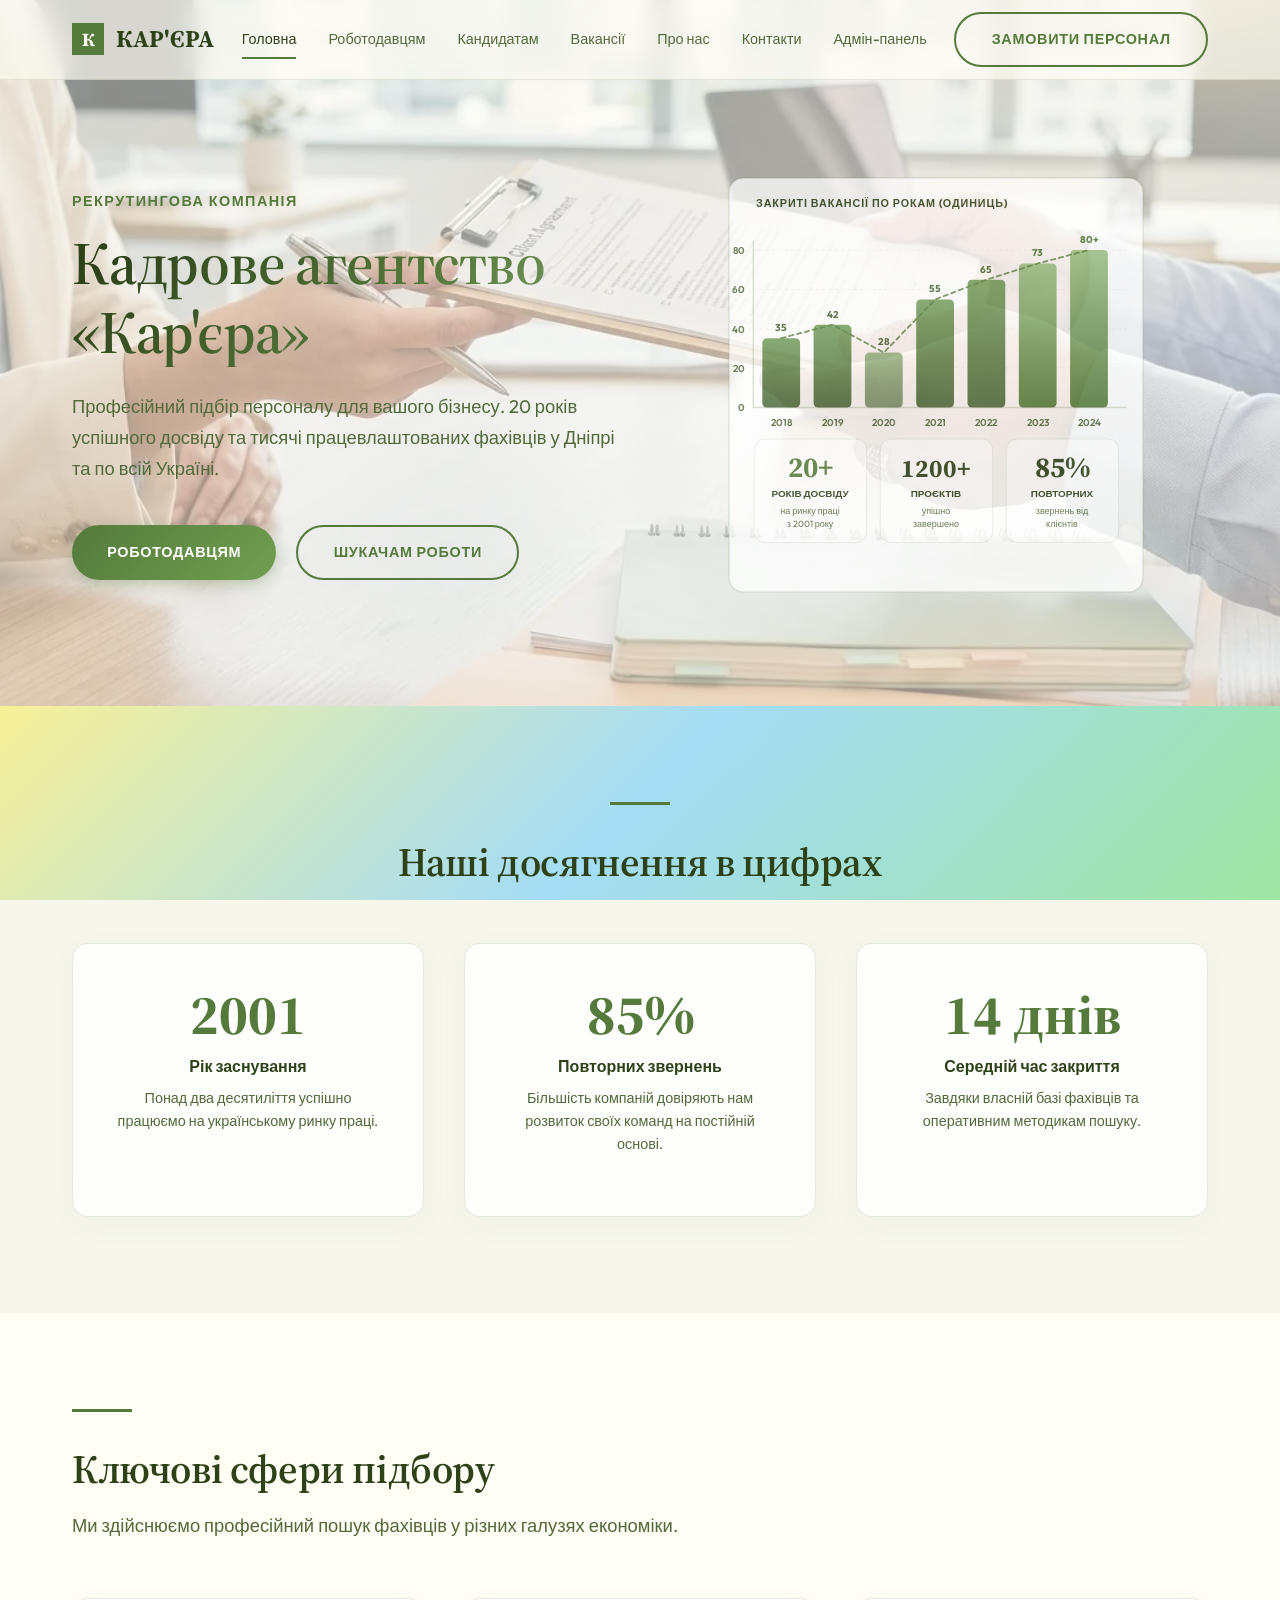
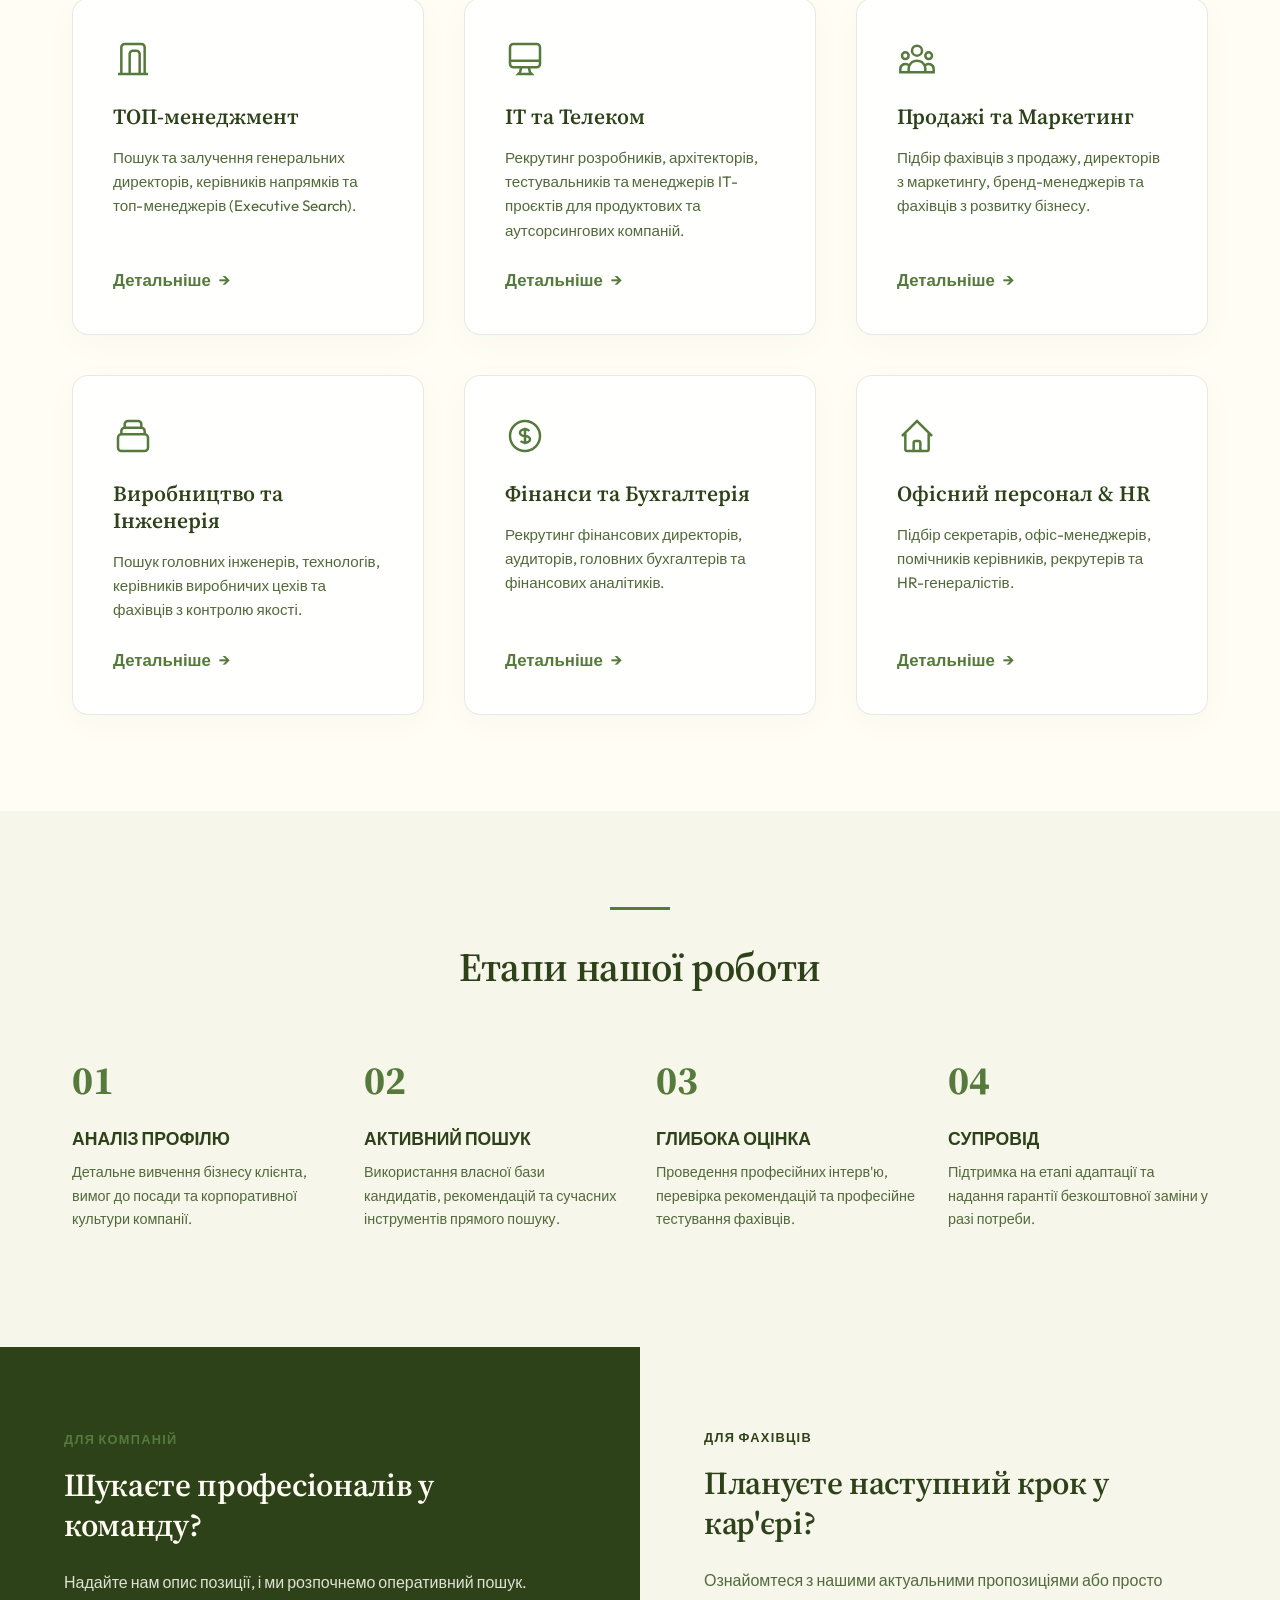
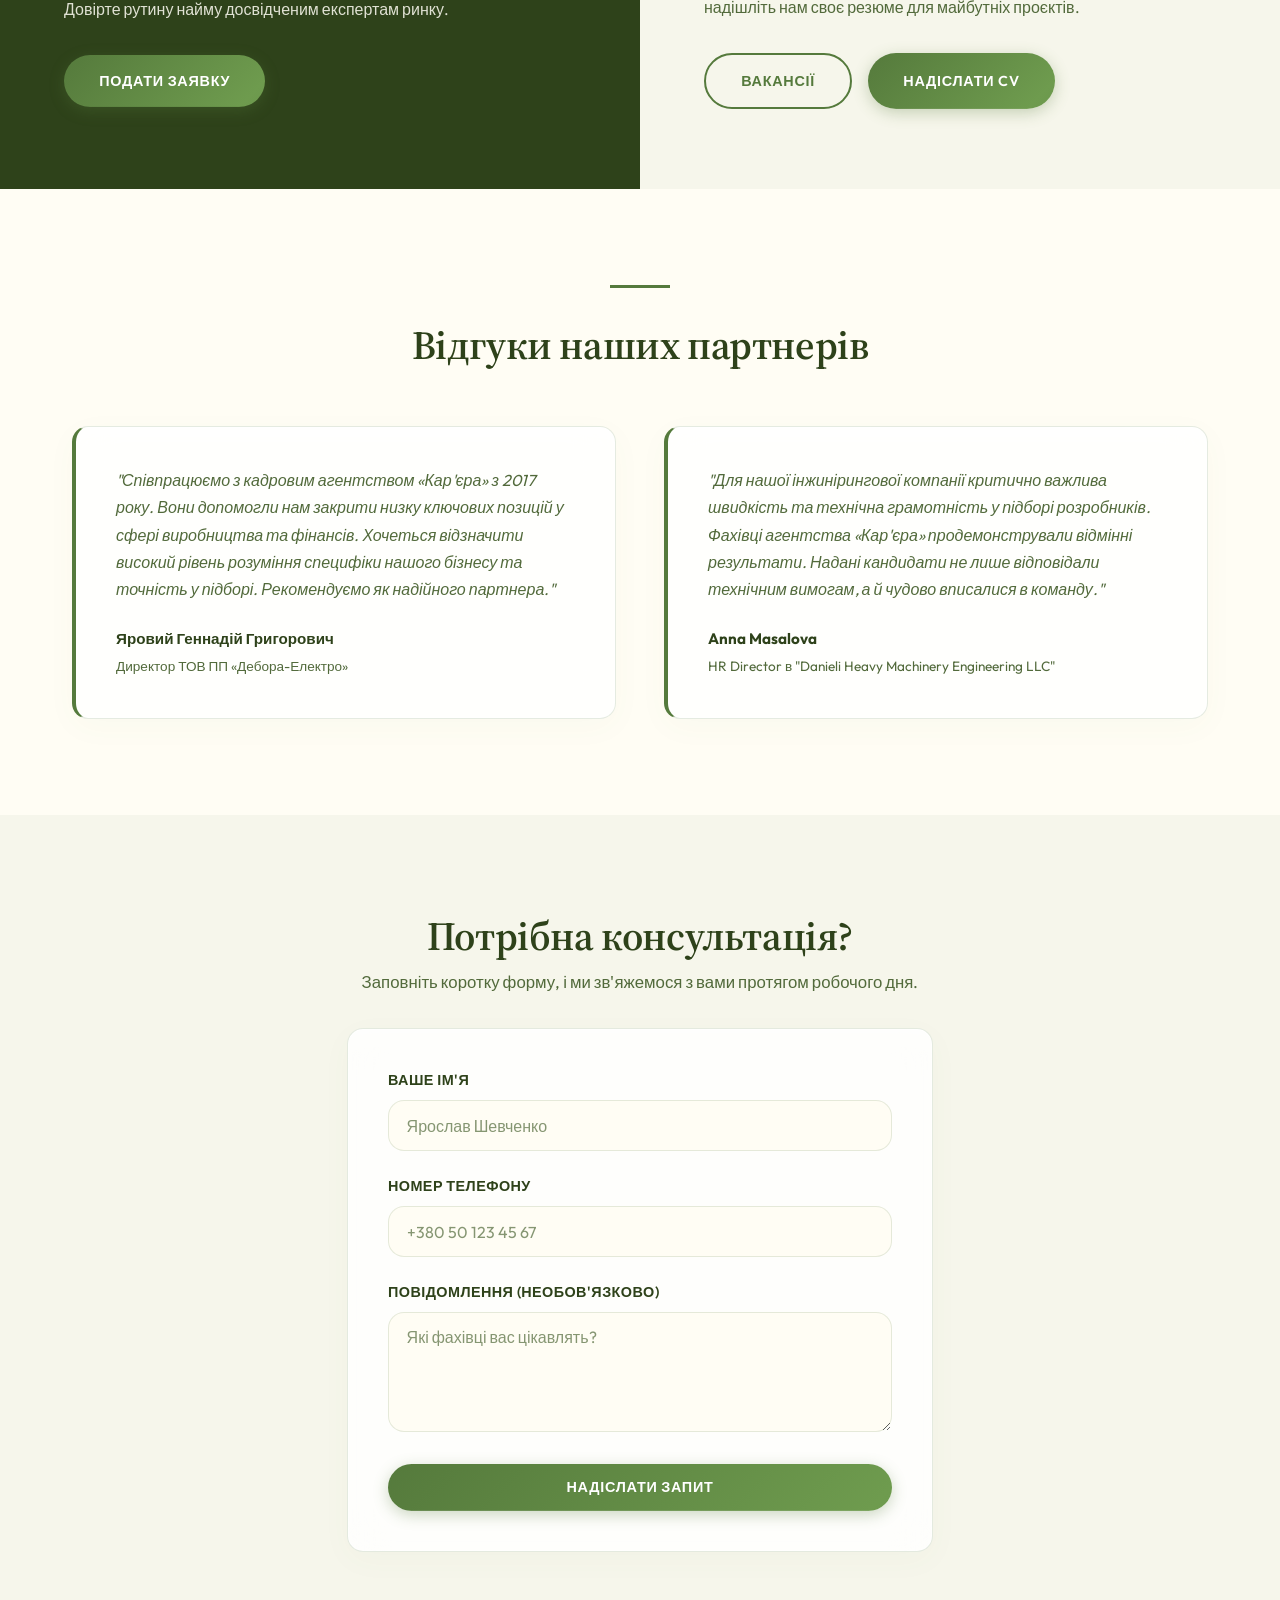
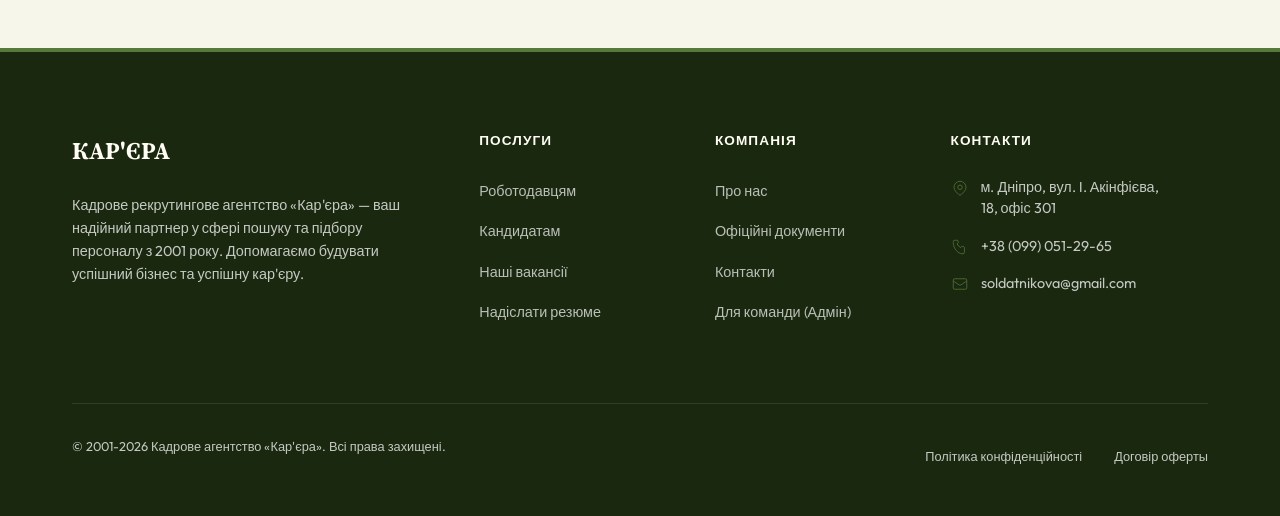
<file: index.html>
<!DOCTYPE html>
<html lang="uk">
<head>
  <meta charset="UTF-8">
  <meta name="color-scheme" content="light">
  <meta name="viewport" content="width=device-width, initial-scale=1.0">
  <title>Головна | Кадрове агентство «Кар'єра»</title>
  <meta name="description" content="Кадрове рекрутингове агентство Кар'єра у Дніпрі. Понад 20 років досвіду у сфері пошуку та підбору персоналу для українського та міжнародного бізнесу.">
  <link rel="stylesheet" href="styles/base.css?v=24">
  <link rel="stylesheet" href="styles/layout.css?v=24">
  <link rel="stylesheet" href="styles/components.css?v=24">
  <link rel="stylesheet" href="styles/pages.css?v=24">
  <!-- Preconnect and Preload for Performance -->
  <link rel="preconnect" href="https://fonts.googleapis.com">
  <link rel="preconnect" href="https://fonts.gstatic.com" crossorigin>
  <link rel="stylesheet" href="https://fonts.googleapis.com/css2?family=Outfit:wght@300;400;500;600;700;800&family=Source+Serif+4:ital,opsz,wght@0,8..60,300;0,8..60,400;0,8..60,500;0,8..60,600;0,8..60,700;1,8..60,400&display=swap">
  <link rel="preload" as="image" href="assets/images/clipboard.webp" fetchpriority="high">
</head>
<body>

  <!-- HEADER -->
  <header class="header">
    <div class="container">
      <a href="index.html" class="logo">
        <div class="logo-icon">К</div>
        <span>КАР'ЄРА</span>
      </a>
      <nav class="nav-menu">
        <a href="index.html" class="nav-link active">Головна</a>
        <a href="employers.html" class="nav-link">Роботодавцям</a>
        <a href="candidates.html" class="nav-link">Кандидатам</a>
        <a href="vacancies.html" class="nav-link">Вакансії</a>
        <a href="about.html" class="nav-link">Про нас</a>
        <a href="contacts.html" class="nav-link">Контакти</a>
        <a href="admin.html" class="nav-link">Адмін-панель</a>
      </nav>
      <div class="header-cta">
        <a href="employers.html#order-form" class="btn btn-secondary">Замовити персонал</a>
      </div>
      <button class="hamburger" aria-label="Відкрити меню">
        <span class="hamburger-box">
          <span class="hamburger-inner"></span>
        </span>
      </button>
    </div>
  </header>

  <!-- MOBILE NAVIGATION OVERLAY -->
  <div class="mobile-nav">
    <ul class="mobile-menu">
      <li><a href="index.html" class="nav-link active">Головна</a></li>
      <li><a href="employers.html" class="nav-link">Роботодавцям</a></li>
      <li><a href="candidates.html" class="nav-link">Кандидатам</a></li>
      <li><a href="vacancies.html" class="nav-link">Вакансії</a></li>
      <li><a href="about.html" class="nav-link">Про нас</a></li>
      <li><a href="contacts.html" class="nav-link">Контакти</a></li>
      <li><a href="admin.html" class="nav-link">Адмін-панель</a></li>
    </ul>
    <a href="employers.html#order-form" class="btn btn-primary">Замовити персонал</a>
  </div>

  <main id="main-content">

  <!-- HERO SECTION -->
  <section class="hero hero-home">
    <div class="container grid-2">
      <div class="hero-content reveal">
        <span class="hero-tagline">Рекрутингова компанія</span>
        <h1 class="hero-title">Професійний підбір персоналу для лідерів ринку</h1>
        <p class="hero-desc lead">Кадрове агентство «Кар'єра» поєднує інтереси провідних компаній України та талановитих фахівців. Понад 20 років досвіду, перевірені методики оцінки та бездоганна репутація.</p>
        <div class="hero-actions">
          <a href="employers.html" class="btn btn-primary">Роботодавцям</a>
          <a href="vacancies.html" class="btn btn-secondary">Шукачам роботи</a>
        </div>
      </div>
      <div class="hero-graphic reveal" style="transition-delay: 0.2s;">
        <!-- Bar Chart: Closed Vacancies 2018–2024 (answer: our results grow every year) -->
        <svg viewBox="0 0 500 500" class="hero-pattern" xmlns="http://www.w3.org/2000/svg">
          <defs>
            <linearGradient id="idx-bar-navy" x1="0%" y1="0%" x2="0%" y2="100%">
              <stop offset="0%" stop-color="#769E5F"/>
              <stop offset="100%" stop-color="#466334" stop-opacity="0.95"/>
            </linearGradient>
            <linearGradient id="idx-bar-accent" x1="0%" y1="0%" x2="0%" y2="100%">
              <stop offset="0%" stop-color="#9BC085"/>
              <stop offset="100%" stop-color="#557A3C"/>
            </linearGradient>
          </defs>

          <!-- Frame -->
          <rect x="20" y="20" width="460" height="460" rx="16" fill="var(--chart-frame-bg)" stroke="rgba(85, 122, 60, 0.2)" stroke-width="1.5" style="backdrop-filter: blur(10px);"/>

          <!-- Chart label -->
          <text x="50" y="52" font-family="var(--font-sans)" font-size="12" font-weight="800" fill="var(--color-primary)" letter-spacing="1">ЗАКРИТІ ВАКАНСІЇ ПО РОКАМ (ОДИНИЦЬ)</text>

          <!-- Y-axis labels (scale 0–80, baseline y=275, max y=100, range=175px) -->
          <text x="38" y="104" font-family="var(--font-sans)" font-size="11" font-weight="600" fill="var(--color-text-muted)" text-anchor="end">80</text>
          <text x="38" y="148" font-family="var(--font-sans)" font-size="11" font-weight="600" fill="var(--color-text-muted)" text-anchor="end">60</text>
          <text x="38" y="192" font-family="var(--font-sans)" font-size="11" font-weight="600" fill="var(--color-text-muted)" text-anchor="end">40</text>
          <text x="38" y="235" font-family="var(--font-sans)" font-size="11" font-weight="600" fill="var(--color-text-muted)" text-anchor="end">20</text>
          <text x="38" y="279" font-family="var(--font-sans)" font-size="11" font-weight="600" fill="var(--color-text-muted)" text-anchor="end">0</text>

          <!-- Horizontal grid lines -->
          <line x1="47" y1="100" x2="462" y2="100" stroke="var(--chart-grid-line)" stroke-width="1" stroke-dasharray="3 4"/>
          <line x1="47" y1="144" x2="462" y2="144" stroke="var(--chart-grid-line)" stroke-width="1" stroke-dasharray="3 4"/>
          <line x1="47" y1="188" x2="462" y2="188" stroke="var(--chart-grid-line)" stroke-width="1" stroke-dasharray="3 4"/>
          <line x1="47" y1="231" x2="462" y2="231" stroke="var(--chart-grid-line)" stroke-width="1" stroke-dasharray="3 4"/>
          <!-- Axes -->
          <line x1="47" y1="275" x2="462" y2="275" stroke="rgba(85, 122, 60, 0.25)" stroke-width="1.5"/>
          <line x1="47" y1="90" x2="47" y2="275" stroke="rgba(85, 122, 60, 0.25)" stroke-width="1.5"/>

          <!-- Bars: width=42, gap=15, start=57. Scale: y = 275 - (val/80 * 175) -->
          <!-- 2018: 35 → h=76.6 → y=198 -->
          <rect x="57" y="198" width="42" height="77" rx="5" fill="url(#idx-bar-navy)"/>
          <text x="78" y="190" font-family="var(--font-sans)" font-size="11" font-weight="700" fill="var(--chart-text-dark)" text-anchor="middle">35</text>
          <text x="78" y="295" font-family="var(--font-sans)" font-size="11" font-weight="600" fill="var(--color-text-muted)" text-anchor="middle">2018</text>

          <!-- 2019: 42 → h=91.9 → y=183 -->
          <rect x="114" y="183" width="42" height="92" rx="5" fill="url(#idx-bar-navy)"/>
          <text x="135" y="175" font-family="var(--font-sans)" font-size="11" font-weight="700" fill="var(--chart-text-dark)" text-anchor="middle">42</text>
          <text x="135" y="295" font-family="var(--font-sans)" font-size="11" font-weight="600" fill="var(--color-text-muted)" text-anchor="middle">2019</text>

          <!-- 2020: 28 (COVID dip) → h=61.3 → y=214 -->
          <rect x="171" y="214" width="42" height="61" rx="5" fill="url(#idx-bar-navy)" opacity="0.75"/>
          <text x="192" y="206" font-family="var(--font-sans)" font-size="11" font-weight="700" fill="var(--chart-text-dark)" text-anchor="middle">28</text>
          <text x="192" y="295" font-family="var(--font-sans)" font-size="11" font-weight="600" fill="var(--color-text-muted)" text-anchor="middle">2020</text>

          <!-- 2021: 55 → h=120.3 → y=155 -->
          <rect x="228" y="155" width="42" height="120" rx="5" fill="url(#idx-bar-navy)"/>
          <text x="249" y="147" font-family="var(--font-sans)" font-size="11" font-weight="700" fill="var(--chart-text-dark)" text-anchor="middle">55</text>
          <text x="249" y="295" font-family="var(--font-sans)" font-size="11" font-weight="600" fill="var(--color-text-muted)" text-anchor="middle">2021</text>

          <!-- 2022: 65 → h=142.2 → y=133 -->
          <rect x="285" y="133" width="42" height="142" rx="5" fill="url(#idx-bar-navy)"/>
          <text x="306" y="125" font-family="var(--font-sans)" font-size="11" font-weight="700" fill="var(--chart-text-dark)" text-anchor="middle">65</text>
          <text x="306" y="295" font-family="var(--font-sans)" font-size="11" font-weight="600" fill="var(--color-text-muted)" text-anchor="middle">2022</text>

          <!-- 2023: 73 → h=159.7 → y=115 -->
          <rect x="342" y="115" width="42" height="160" rx="5" fill="url(#idx-bar-accent)"/>
          <text x="363" y="107" font-family="var(--font-sans)" font-size="11" font-weight="800" fill="var(--chart-text-accent)" text-anchor="middle">73</text>
          <text x="363" y="295" font-family="var(--font-sans)" font-size="11" font-weight="600" fill="var(--color-text-muted)" text-anchor="middle">2023</text>

          <!-- 2024: 80 → h=175 → y=100 -->
          <rect x="399" y="100" width="42" height="175" rx="5" fill="url(#idx-bar-accent)"/>
          <text x="420" y="92" font-family="var(--font-sans)" font-size="11" font-weight="800" fill="var(--chart-text-accent)" text-anchor="middle">80+</text>
          <text x="420" y="295" font-family="var(--font-sans)" font-size="11" font-weight="600" fill="var(--color-text-muted)" text-anchor="middle">2024</text>

          <!-- Dashed trend line connecting bar tops -->
          <polyline points="78,198 135,183 192,214 249,155 306,133 363,115 420,100"
            fill="none" stroke="var(--chart-text-accent)" stroke-width="2" stroke-linecap="round" stroke-linejoin="round" stroke-dasharray="5 4" opacity="0.85"/>

          <!-- 3 KPI summary boxes -->
          <rect x="48" y="310" width="125" height="115" rx="12" fill="var(--chart-kpi-bg)" stroke="var(--color-border)" stroke-width="1"/>
          <text x="110" y="352" font-family="var(--font-serif)" font-size="32" font-weight="700" fill="var(--color-primary-light)" text-anchor="middle">20+</text>
          <text x="110" y="374" font-family="var(--font-sans)" font-size="11" font-weight="800" fill="var(--color-primary)" text-anchor="middle">РОКІВ ДОСВІДУ</text>
          <text x="110" y="393" font-family="var(--font-sans)" font-size="10" fill="var(--color-text-muted)" text-anchor="middle">на ринку праці</text>
          <text x="110" y="408" font-family="var(--font-sans)" font-size="10" fill="var(--color-text-muted)" text-anchor="middle">з 2001 року</text>

          <rect x="188" y="310" width="125" height="115" rx="12" fill="var(--chart-kpi-bg)" stroke="var(--color-border)" stroke-width="1"/>
          <text x="250" y="352" font-family="var(--font-serif)" font-size="28" font-weight="700" fill="var(--color-primary)" text-anchor="middle">1200+</text>
          <text x="250" y="374" font-family="var(--font-sans)" font-size="11" font-weight="800" fill="var(--color-primary)" text-anchor="middle">ПРОЄКТІВ</text>
          <text x="250" y="393" font-family="var(--font-sans)" font-size="10" fill="var(--color-text-muted)" text-anchor="middle">упішно</text>
          <text x="250" y="408" font-family="var(--font-sans)" font-size="10" fill="var(--color-text-muted)" text-anchor="middle">завершено</text>

          <rect x="328" y="310" width="125" height="115" rx="12" fill="var(--chart-kpi-bg)" stroke="var(--color-border)" stroke-width="1"/>
          <text x="390" y="352" font-family="var(--font-serif)" font-size="32" font-weight="700" fill="var(--color-primary)" text-anchor="middle">85%</text>
          <text x="390" y="374" font-family="var(--font-sans)" font-size="11" font-weight="800" fill="var(--color-primary)" text-anchor="middle">ПОВТОРНИХ</text>
          <text x="390" y="393" font-family="var(--font-sans)" font-size="10" fill="var(--color-text-muted)" text-anchor="middle">звернень від</text>
          <text x="390" y="408" font-family="var(--font-sans)" font-size="10" fill="var(--color-text-muted)" text-anchor="middle">клієнтів</text>
        </svg>
      </div>
    </div>
  </section>

  <!-- METRICS SECTION -->
  <section class="section section-alt text-center">
    <div class="container">
      <div class="decor-line decor-line-center"></div>
      <h2 class="mb-6">Наші досягнення в цифрах</h2>
      <div class="grid-3">
        <div class="card reveal">
          <div class="stats-number">2001</div>
          <div class="stats-label">Рік заснування</div>
          <p class="stats-desc">Понад два десятиліття успішно працюємо на українському ринку праці.</p>
        </div>
        <div class="card reveal" style="transition-delay: 0.1s;">
          <div class="stats-number">85%</div>
          <div class="stats-label">Повторних звернень</div>
          <p class="stats-desc">Більшість компаній довіряють нам розвиток своїх команд на постійній основі.</p>
        </div>
        <div class="card reveal" style="transition-delay: 0.2s;">
          <div class="stats-number">14 днів</div>
          <div class="stats-label">Середній час закриття</div>
          <p class="stats-desc">Завдяки власній базі фахівців та оперативним методикам пошуку.</p>
        </div>
      </div>
    </div>
  </section>

  <!-- SECTORS / EXPERTISE -->
  <section class="section">
    <div class="container">
      <div class="decor-line"></div>
      <h2 class="mb-2">Ключові сфери підбору</h2>
      <p class="lead mb-6">Ми здійснюємо професійний пошук фахівців у різних галузях економіки.</p>
      
      <div class="grid-3">
        <div class="card reveal">
          <div class="card-icon">
            <svg fill="none" stroke="currentColor" viewBox="0 0 24 24"><path d="M19 21V5a2 2 0 00-2-2H7a2 2 0 00-2 2v16m14 0h2m-2 0h-5m-9 0H3m2 0h5m0 0V11m0 10V9a2 2 0 012-2h2a2 2 0 012 2v12m-6 0h6"/></svg>
          </div>
          <h3 class="card-title">ТОП-менеджмент</h3>
          <p class="card-text">Пошук та залучення генеральних директорів, керівників напрямків та топ-менеджерів (Executive Search).</p>
          <a href="employers.html" class="btn-link">Детальніше</a>
        </div>
        <div class="card reveal" style="transition-delay: 0.1s;">
          <div class="card-icon">
            <svg fill="none" stroke="currentColor" viewBox="0 0 24 24"><path d="M9.75 17L9 20l-1 1h8l-1-1-.75-3M3 13h18M5 17h14a2 2 0 002-2V5a2 2 0 00-2-2H5a2 2 0 00-2 2v10a2 2 0 002 2z"/></svg>
          </div>
          <h3 class="card-title">IT та Телеком</h3>
          <p class="card-text">Рекрутинг розробників, архітекторів, тестувальників та менеджерів IT-проєктів для продуктових та аутсорсингових компаній.</p>
          <a href="employers.html" class="btn-link">Детальніше</a>
        </div>
        <div class="card reveal" style="transition-delay: 0.2s;">
          <div class="card-icon">
            <svg fill="none" stroke="currentColor" viewBox="0 0 24 24"><path d="M17 20h5v-2a3 3 0 00-5.356-1.857M17 20H7m10 0v-2c0-.656-.126-1.283-.356-1.857M7 20H2v-2a3 3 0 015.356-1.857M7 20v-2c0-.656.126-1.283.356-1.857m0 0a5.002 5.002 0 019.288 0M15 7a3 3 0 11-6 0 3 3 0 016 0zm6 3a2 2 0 11-4 0 2 2 0 014 0zM7 10a2 2 0 11-4 0 2 2 0 014 0z"/></svg>
          </div>
          <h3 class="card-title">Продажі та Маркетинг</h3>
          <p class="card-text">Підбір фахівців з продажу, директорів з маркетингу, бренд-менеджерів та фахівців з розвитку бізнесу.</p>
          <a href="employers.html" class="btn-link">Детальніше</a>
        </div>
        <div class="card reveal">
          <div class="card-icon">
            <svg fill="none" stroke="currentColor" viewBox="0 0 24 24"><path d="M19 11H5m14 0a2 2 0 012 2v6a2 2 0 01-2 2H5a2 2 0 01-2-2v-6a2 2 0 012-2m14 0V9a2 2 0 00-2-2M5 11V9a2 2 0 012-2m0 0V5a2 2 0 012-2h6a2 2 0 012 2v2M7 7h10"/></svg>
          </div>
          <h3 class="card-title">Виробництво та Інженерія</h3>
          <p class="card-text">Пошук головних інженерів, технологів, керівників виробничих цехів та фахівців з контролю якості.</p>
          <a href="employers.html" class="btn-link">Детальніше</a>
        </div>
        <div class="card reveal" style="transition-delay: 0.1s;">
          <div class="card-icon">
            <svg fill="none" stroke="currentColor" viewBox="0 0 24 24"><path d="M12 8c-1.657 0-3 .895-3 2s1.343 2 3 2 3 .895 3 2-1.343 2-3 2m0-8c1.11 0 2.08.402 2.599 1M12 8V7m0 1v8m0 0v1m0-1c-1.11 0-2.08-.402-2.599-1M21 12a9 9 0 11-18 0 9 9 0 0118 0z"/></svg>
          </div>
          <h3 class="card-title">Фінанси та Бухгалтерія</h3>
          <p class="card-text">Рекрутинг фінансових директорів, аудиторів, головних бухгалтерів та фінансових аналітиків.</p>
          <a href="employers.html" class="btn-link">Детальніше</a>
        </div>
        <div class="card reveal" style="transition-delay: 0.2s;">
          <div class="card-icon">
            <svg fill="none" stroke="currentColor" viewBox="0 0 24 24"><path d="M3 12l2-2m0 0l7-7 7 7M5 10v10a1 1 0 001 1h3m10-11l2 2m-2-2v10a1 1 0 01-1 1h-3m-6 0a1 1 0 001-1v-4a1 1 0 011-1h2a1 1 0 011 1v4a1 1 0 001 1m-6 0h6"/></svg>
          </div>
          <h3 class="card-title">Офісний персонал & HR</h3>
          <p class="card-text">Підбір секретарів, офіс-менеджерів, помічників керівників, рекрутерів та HR-генералістів.</p>
          <a href="employers.html" class="btn-link">Детальніше</a>
        </div>
      </div>
    </div>
  </section>

  <!-- PROCESS STEPS -->
  <section class="section section-alt">
    <div class="container">
      <div class="decor-line decor-line-center"></div>
      <h2 class="text-center mb-6">Етапи нашої роботи</h2>
      
      <div class="grid-4">
        <div class="reveal">
          <div style="font-family: var(--font-serif); font-size: 2.5rem; color: var(--color-accent); font-weight: 700; margin-bottom: 1rem;">01</div>
          <h3 style="font-family: var(--font-sans); font-size: 1.1rem; color: var(--color-primary); font-weight: 700; margin-bottom: 0.75rem; text-transform: uppercase;">Аналіз профілю</h3>
          <p style="font-size: 0.9rem; color: var(--color-text-muted);">Детальне вивчення бізнесу клієнта, вимог до посади та корпоративної культури компанії.</p>
        </div>
        <div class="reveal" style="transition-delay: 0.1s;">
          <div style="font-family: var(--font-serif); font-size: 2.5rem; color: var(--color-accent); font-weight: 700; margin-bottom: 1rem;">02</div>
          <h3 style="font-family: var(--font-sans); font-size: 1.1rem; color: var(--color-primary); font-weight: 700; margin-bottom: 0.75rem; text-transform: uppercase;">Активний пошук</h3>
          <p style="font-size: 0.9rem; color: var(--color-text-muted);">Використання власної бази кандидатів, рекомендацій та сучасних інструментів прямого пошуку.</p>
        </div>
        <div class="reveal" style="transition-delay: 0.2s;">
          <div style="font-family: var(--font-serif); font-size: 2.5rem; color: var(--color-accent); font-weight: 700; margin-bottom: 1rem;">03</div>
          <h3 style="font-family: var(--font-sans); font-size: 1.1rem; color: var(--color-primary); font-weight: 700; margin-bottom: 0.75rem; text-transform: uppercase;">Глибока оцінка</h3>
          <p style="font-size: 0.9rem; color: var(--color-text-muted);">Проведення професійних інтерв'ю, перевірка рекомендацій та професійне тестування фахівців.</p>
        </div>
        <div class="reveal" style="transition-delay: 0.3s;">
          <div style="font-family: var(--font-serif); font-size: 2.5rem; color: var(--color-accent); font-weight: 700; margin-bottom: 1rem;">04</div>
          <h3 style="font-family: var(--font-sans); font-size: 1.1rem; color: var(--color-primary); font-weight: 700; margin-bottom: 0.75rem; text-transform: uppercase;">Супровід</h3>
          <p style="font-size: 0.9rem; color: var(--color-text-muted);">Підтримка на етапі адаптації та надання гарантії безкоштовної заміни у разі потреби.</p>
        </div>
      </div>
    </div>
  </section>

  <!-- SPLIT BANNER -->
  <section class="split-sections">
    <div class="split-box split-box-dark reveal">
      <span style="text-transform: uppercase; font-weight: 700; font-size: 0.8rem; letter-spacing: 0.1em; color: var(--color-accent); margin-bottom: 1rem; display: block;">Для компаній</span>
      <h2 style="font-family: var(--font-serif); font-size: 2rem; margin-bottom: 1.5rem;">Шукаєте професіоналів у команду?</h2>
      <p style="font-size: 1rem; line-height: 1.7; opacity: 0.85; margin-bottom: 2rem;">Надайте нам опис позиції, і ми розпочнемо оперативний пошук. Довірте рутину найму досвідченим експертам ринку.</p>
      <div>
        <a href="employers.html" class="btn btn-primary">Подати заявку</a>
      </div>
    </div>
    <div class="split-box split-box-light reveal" style="transition-delay: 0.1s;">
      <span style="text-transform: uppercase; font-weight: 700; font-size: 0.8rem; letter-spacing: 0.1em; color: var(--color-primary); margin-bottom: 1rem; display: block;">Для фахівців</span>
      <h2 style="font-family: var(--font-serif); font-size: 2rem; margin-bottom: 1.5rem;">Плануєте наступний крок у кар'єрі?</h2>
      <p style="font-size: 1rem; line-height: 1.7; color: var(--color-text-muted); margin-bottom: 2rem;">Ознайомтеся з нашими актуальними пропозиціями або просто надішліть нам своє резюме для майбутніх проєктів.</p>
      <div style="display: flex; gap: 1rem; flex-wrap: wrap;">
        <a href="vacancies.html" class="btn btn-secondary">Вакансії</a>
        <a href="resume.html" class="btn btn-primary">Надіслати CV</a>
      </div>
    </div>
  </section>

  <!-- TESTIMONIALS -->
  <section class="section">
    <div class="container">
      <div class="decor-line decor-line-center"></div>
      <h2 class="text-center mb-6">Відгуки наших партнерів</h2>
      
      <div class="grid-2">
        <div class="card reveal" style="border-left: 4px solid var(--color-accent);">
          <p style="font-style: italic; line-height: 1.7; font-size: 1rem; margin-bottom: 1.5rem; color: var(--color-text-muted);">
            "Співпрацюємо з кадровим агентством «Кар'єра» з 2017 року. Вони допомогли нам закрити низку ключових позицій у сфері виробництва та фінансів. Хочеться відзначити високий рівень розуміння специфіки нашого бізнесу та точність у підборі. Рекомендуємо як надійного партнера."
          </p>
          <div class="d-flex align-center gap-1">
            <div>
              <strong style="display: block; color: var(--color-primary); font-size: 0.95rem;">Яровий Геннадій Григорович</strong>
              <span style="font-size: 0.85rem; color: var(--color-text-muted);">Директор ТОВ ПП «Дебора-Електро»</span>
            </div>
          </div>
        </div>
        
        <div class="card reveal" style="border-left: 4px solid var(--color-accent); transition-delay: 0.1s;">
          <p style="font-style: italic; line-height: 1.7; font-size: 1rem; margin-bottom: 1.5rem; color: var(--color-text-muted);">
            "Для нашої інжинірингової компанії критично важлива швидкість та технічна грамотність у підборі розробників. Фахівці агентства «Кар'єра» продемонстрували відмінні результати. Надані кандидати не лише відповідали технічним вимогам, а й чудово вписалися в команду."
          </p>
          <div class="d-flex align-center gap-1">
            <div>
              <strong style="display: block; color: var(--color-primary); font-size: 0.95rem;">Anna Masalova</strong>
              <span style="font-size: 0.85rem; color: var(--color-text-muted);">HR Director в "Danieli Heavy Machinery Engineering LLC"</span>
            </div>
          </div>
        </div>
      </div>
    </div>
  </section>

  <!-- QUICK CONTACT FORM -->
  <section class="section section-alt">
    <div class="container" style="max-width: 650px;">
      <div class="text-center mb-4">
        <h2 style="margin-bottom: 0.5rem;">Потрібна консультація?</h2>
        <p class="text-muted">Заповніть коротку форму, і ми зв'яжемося з вами протягом робочого дня.</p>
      </div>
      <form class="card reveal">
        <div class="form-group">
          <label class="form-label" for="home-name">Ваше ім'я</label>
          <input type="text" id="home-name" class="form-control" placeholder="Ярослав Шевченко" required>
        </div>
        <div class="form-group">
          <label class="form-label" for="home-phone">Номер телефону</label>
          <input type="tel" id="home-phone" class="form-control" placeholder="+380 50 123 45 67" required>
        </div>
        <div class="form-group">
          <label class="form-label" for="home-message">Повідомлення (необов'язково)</label>
          <textarea id="home-message" class="form-control" placeholder="Які фахівці вас цікавлять?"></textarea>
        </div>
        <button type="submit" class="btn btn-primary" style="width: 100%;">Надіслати запит</button>
      </form>
    </div>
  </section>

  </main>

  <!-- FOOTER -->
  <footer class="footer">
    <div class="container">
      <div class="footer-grid">
        <div class="footer-brand">
          <div class="footer-logo">КАР'ЄРА</div>
          <p class="footer-desc">Кадрове рекрутингове агентство «Кар'єра» — ваш надійний партнер у сфері пошуку та підбору персоналу з 2001 року. Допомагаємо будувати успішний бізнес та успішну кар'єру.</p>
        </div>
        <div>
          <h3 class="footer-heading">Послуги</h3>
          <ul class="footer-links">
            <li><a href="employers.html">Роботодавцям</a></li>
            <li><a href="candidates.html">Кандидатам</a></li>
            <li><a href="vacancies.html">Наші вакансії</a></li>
            <li><a href="resume.html">Надіслати резюме</a></li>
          </ul>
        </div>
        <div>
          <h3 class="footer-heading">Компанія</h3>
          <ul class="footer-links">
            <li><a href="about.html">Про нас</a></li>
            <li><a href="documents.html">Офіційні документи</a></li>
            <li><a href="contacts.html">Контакти</a></li>
            <li><a href="admin.html">Для команди (Адмін)</a></li>
          </ul>
        </div>
        <div>
          <h3 class="footer-heading">Контакти</h3>
          <ul class="footer-contact">
            <li>
              <svg fill="none" stroke="currentColor" viewBox="0 0 24 24"><path d="M17.657 16.657L13.414 20.9a1.998 1.998 0 01-2.827 0l-4.244-4.243a8 8 0 1111.314 0z"/><path d="M15 11a3 3 0 11-6 0 3 3 0 016 0z"/></svg>
              <span>м. Дніпро,<br>вул. І. Акінфієва, 18, офіс 301</span>
            </li>
            <li>
              <svg fill="none" stroke="currentColor" viewBox="0 0 24 24"><path d="M3 5a2 2 0 012-2h3.28a1 1 0 01.94.725l.548 2.2a1 1 0 01-.321.988l-1.305.98a10.582 10.582 0 004.872 4.872l.98-1.305a1 1 0 01.988-.321l2.2.548a1 1 0 01.725.94V19a2 2 0 01-2 2h-1C9.716 21 3 14.284 3 6V5z"/></svg>
              <a href="tel:+380990512965">+38 (099) 051-29-65</a>
            </li>
            <li>
              <svg fill="none" stroke="currentColor" viewBox="0 0 24 24"><path d="M3 8l7.89 5.26a2 2 0 002.22 0L21 8M5 19h14a2 2 0 002-2V7a2 2 0 00-2-2H5a2 2 0 00-2 2v10a2 2 0 002 2z"/></svg>
              <a href="mailto:soldatnikova@gmail.com">soldatnikova@gmail.com</a>
            </li>
          </ul>
        </div>
      </div>
      
      <div class="footer-bottom">
        <p>&copy; 2001-2026 Кадрове агентство «Кар'єра». Всі права захищені.</p>
        <div class="footer-bottom-links">
          <a href="documents.html">Політика конфіденційності</a>
          <a href="documents.html">Договір оферты</a>
        </div>
      </div>
    </div>
  </footer>

  <script src="scripts/main.js" defer></script>
</body>
</html>
</file>
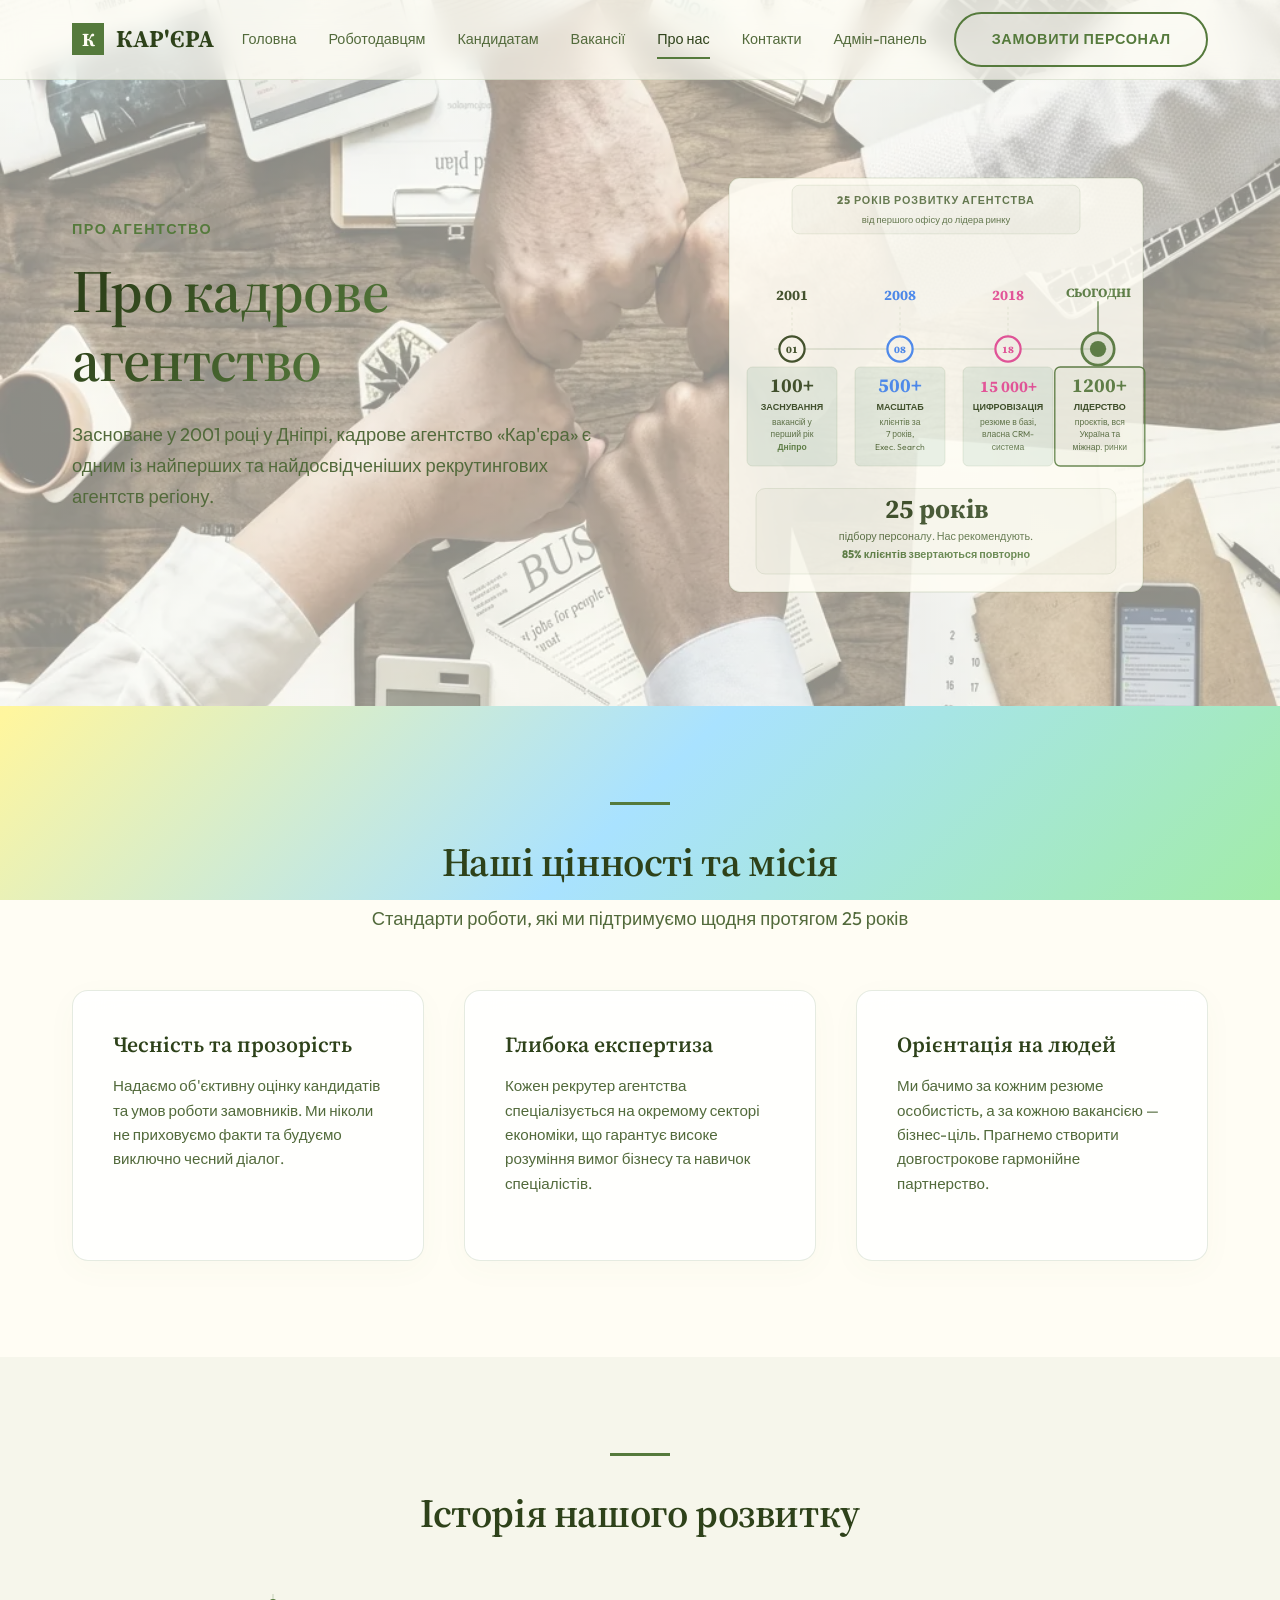
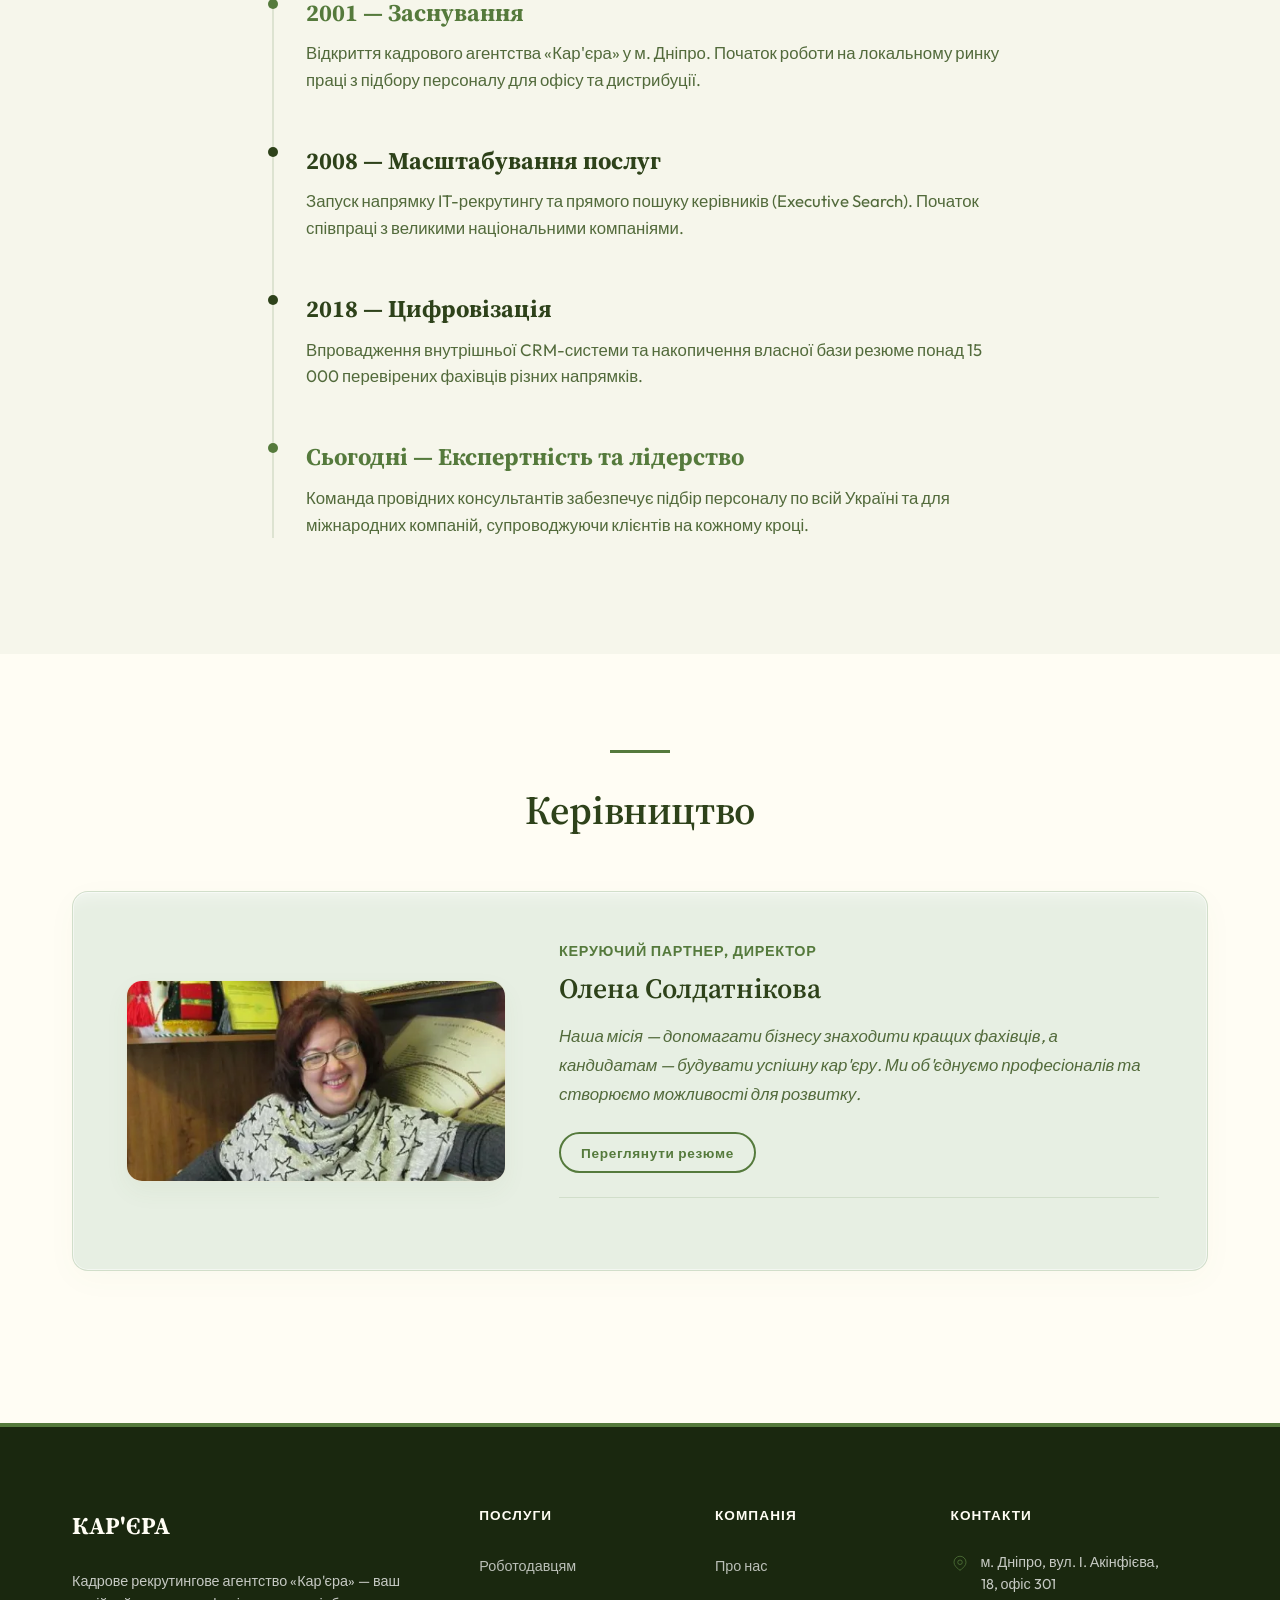
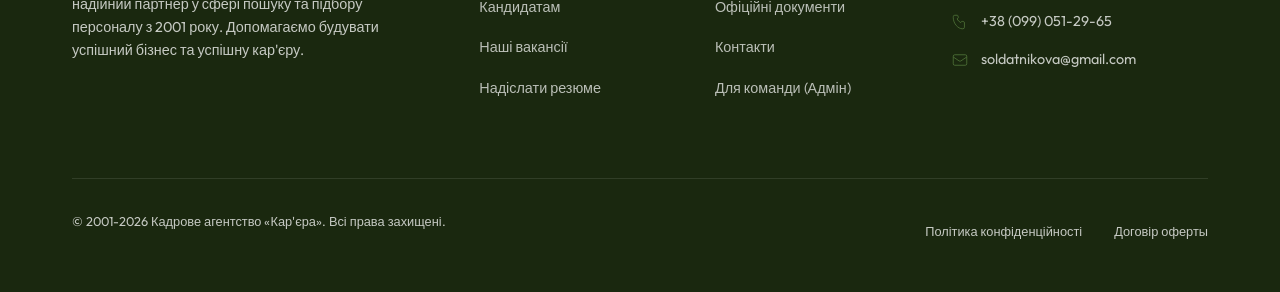
<file: about.html>
<!DOCTYPE html>
<html lang="uk">
<head>
  <meta charset="UTF-8">
  <meta name="color-scheme" content="light">
  <meta name="viewport" content="width=device-width, initial-scale=1.0">
  <title>Про нас | Кадрове агентство «Кар'єра»</title>
  <meta name="description" content="Історія заснування кадрового агентства Кар'єра у Дніпрі з 2001 року. Філософія, місія, цінності та наша команда експертів рекрутингу.">
  <link rel="stylesheet" href="styles/base.css?v=24">
  <link rel="stylesheet" href="styles/layout.css?v=24">
  <link rel="stylesheet" href="styles/components.css?v=24">
  <link rel="stylesheet" href="styles/pages.css?v=24">
  <!-- Preconnect and Preload for Performance -->
  <link rel="preconnect" href="https://fonts.googleapis.com">
  <link rel="preconnect" href="https://fonts.gstatic.com" crossorigin>
  <link rel="stylesheet" href="https://fonts.googleapis.com/css2?family=Outfit:wght@300;400;500;600;700;800&family=Source+Serif+4:ital,opsz,wght@0,8..60,300;0,8..60,400;0,8..60,500;0,8..60,600;0,8..60,700;1,8..60,400&display=swap">
  <link rel="preload" as="image" href="assets/images/about_hero.webp" fetchpriority="high">
</head>
<body>

  <!-- HEADER -->
  <header class="header">
    <div class="container">
      <a href="index.html" class="logo">
        <div class="logo-icon">К</div>
        <span>КАР'ЄРА</span>
      </a>
      <nav class="nav-menu">
        <a href="index.html" class="nav-link">Головна</a>
        <a href="employers.html" class="nav-link">Роботодавцям</a>
        <a href="candidates.html" class="nav-link">Кандидатам</a>
        <a href="vacancies.html" class="nav-link">Вакансії</a>
        <a href="about.html" class="nav-link active">Про нас</a>
        <a href="contacts.html" class="nav-link">Контакти</a>
        <a href="admin.html" class="nav-link">Адмін-панель</a>
      </nav>
      <div class="header-cta">
        <a href="employers.html#order-form" class="btn btn-secondary">Замовити персонал</a>
      </div>
      <button class="hamburger" aria-label="Відкрити меню">
        <span class="hamburger-box">
          <span class="hamburger-inner"></span>
        </span>
      </button>
    </div>
  </header>

  <!-- MOBILE NAVIGATION OVERLAY -->
  <div class="mobile-nav">
    <ul class="mobile-menu">
      <li><a href="index.html" class="nav-link">Головна</a></li>
      <li><a href="employers.html" class="nav-link">Роботодавцям</a></li>
      <li><a href="candidates.html" class="nav-link">Кандидатам</a></li>
      <li><a href="vacancies.html" class="nav-link">Вакансії</a></li>
      <li><a href="about.html" class="nav-link active">Про нас</a></li>
      <li><a href="contacts.html" class="nav-link">Контакти</a></li>
      <li><a href="admin.html" class="nav-link">Адмін-панель</a></li>
    </ul>
    <a href="employers.html#order-form" class="btn btn-primary">Замовити персонал</a>
  </div>

  <main id="main-content">

  <!-- HERO SECTION -->
  <section class="hero hero-alt hero-about">
    <div class="container grid-2">
      <div class="hero-content reveal">
        <span class="hero-tagline">Про агентство</span>
        <h1 class="hero-title">Чверть століття досвіду на варті вашого успіху</h1>
        <p class="hero-desc lead">Засноване у 2001 році у Дніпрі, кадрове агентство «Кар'єра» є одним із найперших та найдосвідченіших рекрутингових агентств регіону.</p>
      </div>
      <div class="hero-graphic reveal" style="transition-delay: 0.2s;">
        <!-- Company Timeline: 25 years of growth (2001 → Today) -->
        <svg viewBox="0 0 500 500" class="hero-pattern" xmlns="http://www.w3.org/2000/svg">
          <defs>
            <linearGradient id="abt-tl-grad" x1="0%" y1="0%" x2="100%" y2="0%">
              <stop offset="0%" stop-color="#1A2A44"/>
              <stop offset="35%" stop-color="#3B82F6"/>
              <stop offset="70%" stop-color="#EC4899"/>
              <stop offset="100%" stop-color="#E87C3F"/>
            </linearGradient>
          </defs>

          <!-- Frame -->
          <rect x="20" y="20" width="460" height="460" rx="12" fill="var(--color-bg)" stroke="var(--color-border)" stroke-width="1.5"/>

          <!-- Header box -->
          <rect x="90" y="28" width="320" height="54" rx="8" fill="var(--color-primary)" fill-opacity="0.04" stroke="var(--color-border)" stroke-width="1"/>
          <text x="250" y="49" font-family="var(--font-sans)" font-size="12" font-weight="800" fill="var(--color-text-muted)" text-anchor="middle" letter-spacing="1">25 РОКІВ РОЗВИТКУ АГЕНТСТВА</text>
          <text x="250" y="70" font-family="var(--font-sans)" font-size="10.5" fill="var(--color-text-muted)" text-anchor="middle">від першого офісу до лідера ринку</text>

          <!-- Thin background track line -->
          <line x1="70" y1="210" x2="440" y2="210" stroke="var(--color-border)" stroke-width="2"/>
          <!-- Gradient progress line on top -->
          <line x1="70" y1="210" x2="440" y2="210" stroke="url(#abt-tl-grad)" stroke-width="4" stroke-linecap="round"/>

          <!-- NODE 1: 2001 -->
          <circle cx="90" cy="210" r="14" fill="var(--color-bg)" stroke="var(--color-primary)" stroke-width="2.5"/>
          <text x="90" y="214" font-family="var(--font-serif)" font-size="11" font-weight="800" fill="var(--color-primary)" text-anchor="middle">01</text>
          <!-- Year label above -->
          <text x="90" y="156" font-family="var(--font-serif)" font-size="16" font-weight="700" fill="var(--color-primary)" text-anchor="middle">2001</text>
          <line x1="90" y1="163" x2="90" y2="196" stroke="var(--color-border)" stroke-width="1" stroke-dasharray="3 3"/>
          <!-- Milestone card below -->
          <rect x="40" y="230" width="100" height="110" rx="6" fill="var(--color-bg-alt)" stroke="var(--color-border)" stroke-width="1"/>
          <text x="90" y="258" font-family="var(--font-serif)" font-size="22" font-weight="700" fill="var(--color-primary)" text-anchor="middle">100+</text>
          <text x="90" y="278" font-family="var(--font-sans)" font-size="10" font-weight="800" fill="var(--color-primary)" text-anchor="middle">ЗАСНУВАННЯ</text>
          <text x="90" y="294" font-family="var(--font-sans)" font-size="9.5" fill="var(--color-text-muted)" text-anchor="middle">вакансій у</text>
          <text x="90" y="308" font-family="var(--font-sans)" font-size="9.5" fill="var(--color-text-muted)" text-anchor="middle">перший рік</text>
          <text x="90" y="322" font-family="var(--font-sans)" font-size="9.5" font-weight="600" fill="var(--color-accent)" text-anchor="middle">Дніпро</text>

          <!-- NODE 2: 2008 -->
          <circle cx="210" cy="210" r="14" fill="var(--color-bg)" stroke="#3B82F6" stroke-width="2.5"/>
          <text x="210" y="214" font-family="var(--font-serif)" font-size="11" font-weight="800" fill="#3B82F6" text-anchor="middle">08</text>
          <text x="210" y="156" font-family="var(--font-serif)" font-size="16" font-weight="700" fill="#3B82F6" text-anchor="middle">2008</text>
          <line x1="210" y1="163" x2="210" y2="196" stroke="var(--color-border)" stroke-width="1" stroke-dasharray="3 3"/>
          <rect x="160" y="230" width="100" height="110" rx="6" fill="var(--color-bg-alt)" stroke="var(--color-border)" stroke-width="1"/>
          <text x="210" y="258" font-family="var(--font-serif)" font-size="22" font-weight="700" fill="#3B82F6" text-anchor="middle">500+</text>
          <text x="210" y="278" font-family="var(--font-sans)" font-size="10" font-weight="800" fill="var(--color-primary)" text-anchor="middle">МАСШТАБ</text>
          <text x="210" y="294" font-family="var(--font-sans)" font-size="9.5" fill="var(--color-text-muted)" text-anchor="middle">клієнтів за</text>
          <text x="210" y="308" font-family="var(--font-sans)" font-size="9.5" fill="var(--color-text-muted)" text-anchor="middle">7 років,</text>
          <text x="210" y="322" font-family="var(--font-sans)" font-size="9.5" fill="var(--color-text-muted)" text-anchor="middle">Exec. Search</text>

          <!-- NODE 3: 2018 -->
          <circle cx="330" cy="210" r="14" fill="var(--color-bg)" stroke="#EC4899" stroke-width="2.5"/>
          <text x="330" y="214" font-family="var(--font-serif)" font-size="11" font-weight="800" fill="#EC4899" text-anchor="middle">18</text>
          <text x="330" y="156" font-family="var(--font-serif)" font-size="16" font-weight="700" fill="#EC4899" text-anchor="middle">2018</text>
          <line x1="330" y1="163" x2="330" y2="196" stroke="var(--color-border)" stroke-width="1" stroke-dasharray="3 3"/>
          <rect x="280" y="230" width="100" height="110" rx="6" fill="var(--color-bg-alt)" stroke="var(--color-border)" stroke-width="1"/>
          <text x="330" y="258" font-family="var(--font-serif)" font-size="18" font-weight="700" fill="#EC4899" text-anchor="middle">15 000+</text>
          <text x="330" y="278" font-family="var(--font-sans)" font-size="10" font-weight="800" fill="var(--color-primary)" text-anchor="middle">ЦИФРОВІЗАЦІЯ</text>
          <text x="330" y="294" font-family="var(--font-sans)" font-size="9.5" fill="var(--color-text-muted)" text-anchor="middle">резюме в базі,</text>
          <text x="330" y="308" font-family="var(--font-sans)" font-size="9.5" fill="var(--color-text-muted)" text-anchor="middle">власна CRM-</text>
          <text x="330" y="322" font-family="var(--font-sans)" font-size="9.5" fill="var(--color-text-muted)" text-anchor="middle">система</text>

          <!-- NODE 4: Today (pulsing orange) -->
          <circle cx="430" cy="210" r="18" fill="var(--color-accent)" fill-opacity="0.12" stroke="var(--color-accent)" stroke-width="3"/>
          <circle cx="430" cy="210" r="9" fill="var(--color-accent)"/>
          <text x="430" y="152" font-family="var(--font-serif)" font-size="14" font-weight="700" fill="var(--color-accent)" text-anchor="middle">СЬОГОДНІ</text>
          <line x1="430" y1="157" x2="430" y2="192" stroke="var(--color-accent)" stroke-width="1.5"/>
          <rect x="382" y="230" width="100" height="110" rx="6" fill="var(--color-accent)" fill-opacity="0.06" stroke="var(--color-accent)" stroke-width="1.5"/>
          <text x="432" y="258" font-family="var(--font-serif)" font-size="22" font-weight="700" fill="var(--color-accent)" text-anchor="middle">1200+</text>
          <text x="432" y="278" font-family="var(--font-sans)" font-size="10" font-weight="800" fill="var(--color-primary)" text-anchor="middle">ЛІДЕРСТВО</text>
          <text x="432" y="294" font-family="var(--font-sans)" font-size="9.5" fill="var(--color-text-muted)" text-anchor="middle">проєктів, вся</text>
          <text x="432" y="308" font-family="var(--font-sans)" font-size="9.5" fill="var(--color-text-muted)" text-anchor="middle">Україна та</text>
          <text x="432" y="322" font-family="var(--font-sans)" font-size="9.5" fill="var(--color-text-muted)" text-anchor="middle">міжнар. ринки</text>

          <!-- Bottom summary stat -->
          <rect x="50" y="365" width="400" height="95" rx="10" fill="var(--color-primary)" fill-opacity="0.03" stroke="var(--color-border)" stroke-width="1"/>
          <text x="250" y="398" font-family="var(--font-serif)" font-size="30" font-weight="700" fill="var(--color-primary)" text-anchor="middle">25 років</text>
          <text x="250" y="422" font-family="var(--font-sans)" font-size="12" fill="var(--color-text-muted)" text-anchor="middle">підбору персоналу. Нас рекомендують.</text>
          <text x="250" y="442" font-family="var(--font-sans)" font-size="12" font-weight="800" fill="var(--color-accent)" text-anchor="middle">85% клієнтів звертаються повторно</text>
        </svg>
      </div>
    </div>
  </section>

  <!-- MISSION & VALUES -->
  <section class="section">
    <div class="container">
      <div class="decor-line decor-line-center"></div>
      <h2 class="text-center mb-2">Наші цінності та місія</h2>
      <p class="lead text-center mb-6">Стандарти роботи, які ми підтримуємо щодня протягом 25 років</p>
      
      <div class="grid-3">
        <div class="card reveal">
          <h3 class="card-title">Чесність та прозорість</h3>
          <p class="card-text">Надаємо об'єктивну оцінку кандидатів та умов роботи замовників. Ми ніколи не приховуємо факти та будуємо виключно чесний діалог.</p>
        </div>
        <div class="card reveal" style="transition-delay: 0.1s;">
          <h3 class="card-title">Глибока експертиза</h3>
          <p class="card-text">Кожен рекрутер агентства спеціалізується на окремому секторі економіки, що гарантує високе розуміння вимог бізнесу та навичок спеціалістів.</p>
        </div>
        <div class="card reveal" style="transition-delay: 0.2s;">
          <h3 class="card-title">Орієнтація на людей</h3>
          <p class="card-text">Ми бачимо за кожним резюме особистість, а за кожною вакансією — бізнес-ціль. Прагнемо створити довгострокове гармонійне партнерство.</p>
        </div>
      </div>
    </div>
  </section>

  <!-- TIMELINE / MILESTONES -->
  <section class="section section-alt">
    <div class="container" style="max-width: 800px;">
      <div class="decor-line decor-line-center"></div>
      <h2 class="text-center mb-6">Історія нашого розвитку</h2>
      
      <div style="position: relative; padding-left: 2rem; border-left: 2px solid var(--color-border);">
        <div class="reveal" style="position: relative; margin-bottom: 3rem;">
          <div style="position: absolute; left: calc(-2rem - 6px); top: 5px; width: 10px; height: 10px; border-radius: 50%; background-color: var(--color-accent);"></div>
          <span style="font-family: var(--font-serif); font-size: 1.5rem; font-weight: 700; color: var(--color-accent); display: block; margin-bottom: 0.5rem;">2001 — Заснування</span>
          <p style="color: var(--color-text-muted);">Відкриття кадрового агентства «Кар'єра» у м. Дніпро. Початок роботи на локальному ринку праці з підбору персоналу для офісу та дистрибуції.</p>
        </div>
        
        <div class="reveal" style="position: relative; margin-bottom: 3rem; transition-delay: 0.1s;">
          <div style="position: absolute; left: calc(-2rem - 6px); top: 5px; width: 10px; height: 10px; border-radius: 50%; background-color: var(--color-primary);"></div>
          <span style="font-family: var(--font-serif); font-size: 1.5rem; font-weight: 700; color: var(--color-primary); display: block; margin-bottom: 0.5rem;">2008 — Масштабування послуг</span>
          <p style="color: var(--color-text-muted);">Запуск напрямку IT-рекрутингу та прямого пошуку керівників (Executive Search). Початок співпраці з великими національними компаніями.</p>
        </div>
        
        <div class="reveal" style="position: relative; margin-bottom: 3rem; transition-delay: 0.2s;">
          <div style="position: absolute; left: calc(-2rem - 6px); top: 5px; width: 10px; height: 10px; border-radius: 50%; background-color: var(--color-primary);"></div>
          <span style="font-family: var(--font-serif); font-size: 1.5rem; font-weight: 700; color: var(--color-primary); display: block; margin-bottom: 0.5rem;">2018 — Цифровізація</span>
          <p style="color: var(--color-text-muted);">Впровадження внутрішньої CRM-системи та накопичення власної бази резюме понад 15 000 перевірених фахівців різних напрямків.</p>
        </div>

        <div class="reveal" style="position: relative; transition-delay: 0.3s;">
          <div style="position: absolute; left: calc(-2rem - 6px); top: 5px; width: 10px; height: 10px; border-radius: 50%; background-color: var(--color-accent);"></div>
          <span style="font-family: var(--font-serif); font-size: 1.5rem; font-weight: 700; color: var(--color-accent); display: block; margin-bottom: 0.5rem;">Сьогодні — Експертність та лідерство</span>
          <p style="color: var(--color-text-muted);">Команда провідних консультантів забезпечує підбір персоналу по всій Україні та для міжнародних компаній, супроводжуючи клієнтів на кожному кроці.</p>
        </div>
      </div>
    </div>
  </section>

  <!-- LEADERSHIP & TEAM -->
  <section class="section">
    <div class="container">
      <div class="decor-line decor-line-center"></div>
      <h2 class="text-center mb-6">Керівництво</h2>
      
      <!-- Director profile section -->
      <div class="director-card reveal mb-6">
        <div class="director-photo-wrapper">
          <img src="assets/images/director.webp" alt="Олена Солдатнікова" class="director-photo">
        </div>
        <div class="director-info">
          <span style="font-family: var(--font-sans); font-size: var(--fs-small); font-weight: 700; text-transform: uppercase; color: var(--color-accent); letter-spacing: 0.05em; display: block; margin-bottom: 0.5rem;">Керуючий Партнер, Директор</span>
          <h3 style="font-family: var(--font-serif); font-size: 1.75rem; margin-bottom: 1rem;">Олена Солдатнікова</h3>
          <p style="font-style: italic; line-height: 1.7; color: var(--color-text-muted); margin-bottom: 1.5rem;">
            "За 25 років у рекрутингу я зрозуміла головне: успіх компанії завжди залежить від людей, які в ній працюють. Наша місія — допомагати бізнесу та талантам знаходити один одного для спільного зростання. Ми не просто передаємо резюме — ми будуємо надійні зв'язки."
          </p>
          <button id="toggle-resume-btn" class="btn btn-secondary" style="padding: 0.6rem 1.25rem; text-transform: none; font-size: 0.85rem;">Переглянути резюме</button>
          
          <div id="director-resume-block" style="max-height: 0; overflow: hidden; transition: max-height 0.4s ease-out; margin-top: 1.5rem; border-top: 1px solid var(--color-border); padding-top: 1.5rem;">
            <div class="director-resume-grid">
              <div>
                <h4 style="font-family: var(--font-sans); font-size: 0.95rem; color: var(--color-accent); text-transform: uppercase; margin-bottom: 1rem; font-weight: 700;">Освіта та тренінги</h4>
                <ul style="list-style: none; padding-left: 0; font-size: 0.9rem; color: var(--color-text); line-height: 1.6;">
                  <li style="margin-bottom: 0.75rem;"><strong>Дніпропетровський Національний Університет</strong><br><span style="color: var(--color-text-muted);">Факультет Психології та Соціології. Спеціальність: Практичний психолог. Соціальний педагог.</span></li>
                  <li style="margin-bottom: 0.5rem;">• Тренінг «Оцінка за компетенціями»</li>
                  <li style="margin-bottom: 0.5rem;">• Тренінг «HR-аналітика»</li>
                  <li style="margin-bottom: 0.5rem;">• Онлайн-курс «Recruitment & HR»</li>
                  <li style="margin-bottom: 0.5rem;">• Тренінг «Основні інструменти менеджера з персоналу»</li>
                  <li style="margin-bottom: 0.5rem;">• Тренінг «Ефективний пошук та підбір персоналу»</li>
                  <li style="margin-bottom: 0.5rem;">• Тренінги з технологій співбесід та продажів</li>
                </ul>
              </div>
              <div>
                <h4 style="font-family: var(--font-sans); font-size: 0.95rem; color: var(--color-accent); text-transform: uppercase; margin-bottom: 1rem; font-weight: 700;">Професійний досвід</h4>
                <ul style="list-style: none; padding-left: 0; font-size: 0.9rem; color: var(--color-text); line-height: 1.6;">
                  <li style="margin-bottom: 0.75rem;"><strong>2008 — дотепер: АКР «Кар'єра-Дніпро»</strong><br><span style="color: var(--color-text-muted);">Партнер, Керівник договірного відділу підбору персоналу. Побудова структури продажів, ведення переговорів, тестування кандидатів.</span></li>
                  <li style="margin-bottom: 0.75rem;"><strong>2003 — 2008: «Міжрегіональний Кадровий Центр»</strong><br><span style="color: var(--color-text-muted);">Керівник договірного відділу підбору персоналу. Організація відділу, хедхантинг, проведення різноманітних типів інтерв'ю.</span></li>
                  <li style="margin-bottom: 0.5rem;"><strong>1998 — 2003: АКР «Кар'єра», КА «Персонал»</strong><br><span style="color: var(--color-text-muted);">Менеджер по підбору персоналу. Кадрове консультування, ведення переговорів, проведення співбесід.</span></li>
                </ul>
              </div>
            </div>
          </div>
        </div>
      </div>
    </div>
  </section>

  </main>

  <!-- FOOTER -->
  <footer class="footer">
    <div class="container">
      <div class="footer-grid">
        <div class="footer-brand">
          <div class="footer-logo">КАР'ЄРА</div>
          <p class="footer-desc">Кадрове рекрутингове агентство «Кар'єра» — ваш надійний партнер у сфері пошуку та підбору персоналу з 2001 року. Допомагаємо будувати успішний бізнес та успішну кар'єру.</p>
        </div>
        <div>
          <h3 class="footer-heading">Послуги</h3>
          <ul class="footer-links">
            <li><a href="employers.html">Роботодавцям</a></li>
            <li><a href="candidates.html">Кандидатам</a></li>
            <li><a href="vacancies.html">Наші вакансії</a></li>
            <li><a href="resume.html">Надіслати резюме</a></li>
          </ul>
        </div>
        <div>
          <h3 class="footer-heading">Компанія</h3>
          <ul class="footer-links">
            <li><a href="about.html">Про нас</a></li>
            <li><a href="documents.html">Офіційні документи</a></li>
            <li><a href="contacts.html">Контакти</a></li>
            <li><a href="admin.html">Для команди (Адмін)</a></li>
          </ul>
        </div>
        <div>
          <h3 class="footer-heading">Контакти</h3>
          <ul class="footer-contact">
            <li>
              <svg fill="none" stroke="currentColor" viewBox="0 0 24 24"><path d="M17.657 16.657L13.414 20.9a1.998 1.998 0 01-2.827 0l-4.244-4.243a8 8 0 1111.314 0z"/><path d="M15 11a3 3 0 11-6 0 3 3 0 016 0z"/></svg>
              <span>м. Дніпро,<br>вул. І. Акінфієва, 18, офіс 301</span>
            </li>
            <li>
              <svg fill="none" stroke="currentColor" viewBox="0 0 24 24"><path d="M3 5a2 2 0 012-2h3.28a1 1 0 01.94.725l.548 2.2a1 1 0 01-.321.988l-1.305.98a10.582 10.582 0 004.872 4.872l.98-1.305a1 1 0 01.988-.321l2.2.548a1 1 0 01.725.94V19a2 2 0 01-2 2h-1C9.716 21 3 14.284 3 6V5z"/></svg>
              <a href="tel:+380990512965">+38 (099) 051-29-65</a>
            </li>
            <li>
              <svg fill="none" stroke="currentColor" viewBox="0 0 24 24"><path d="M3 8l7.89 5.26a2 2 0 002.22 0L21 8M5 19h14a2 2 0 002-2V7a2 2 0 00-2-2H5a2 2 0 00-2 2v10a2 2 0 002 2z"/></svg>
              <a href="mailto:soldatnikova@gmail.com">soldatnikova@gmail.com</a>
            </li>
          </ul>
        </div>
      </div>
      
      <div class="footer-bottom">
        <p>&copy; 2001-2026 Кадрове агентство «Кар'єра». Всі права захищені.</p>
        <div class="footer-bottom-links">
          <a href="documents.html">Політика конфіденційності</a>
          <a href="documents.html">Договір оферты</a>
        </div>
      </div>
    </div>
  </footer>

  <script src="scripts/main.js" defer></script>
  <script>
    document.addEventListener('DOMContentLoaded', () => {
      const btn = document.getElementById('toggle-resume-btn');
      const block = document.getElementById('director-resume-block');
      if (btn && block) {
        btn.addEventListener('click', () => {
          const isOpen = block.style.maxHeight && block.style.maxHeight !== '0px';
          if (isOpen) {
            block.style.maxHeight = '0px';
            btn.textContent = 'Переглянути резюме';
          } else {
            block.style.maxHeight = block.scrollHeight + 'px';
            btn.textContent = 'Приховати резюме';
          }
        });
      }
    });
  </script>
</body>
</html>
</file>
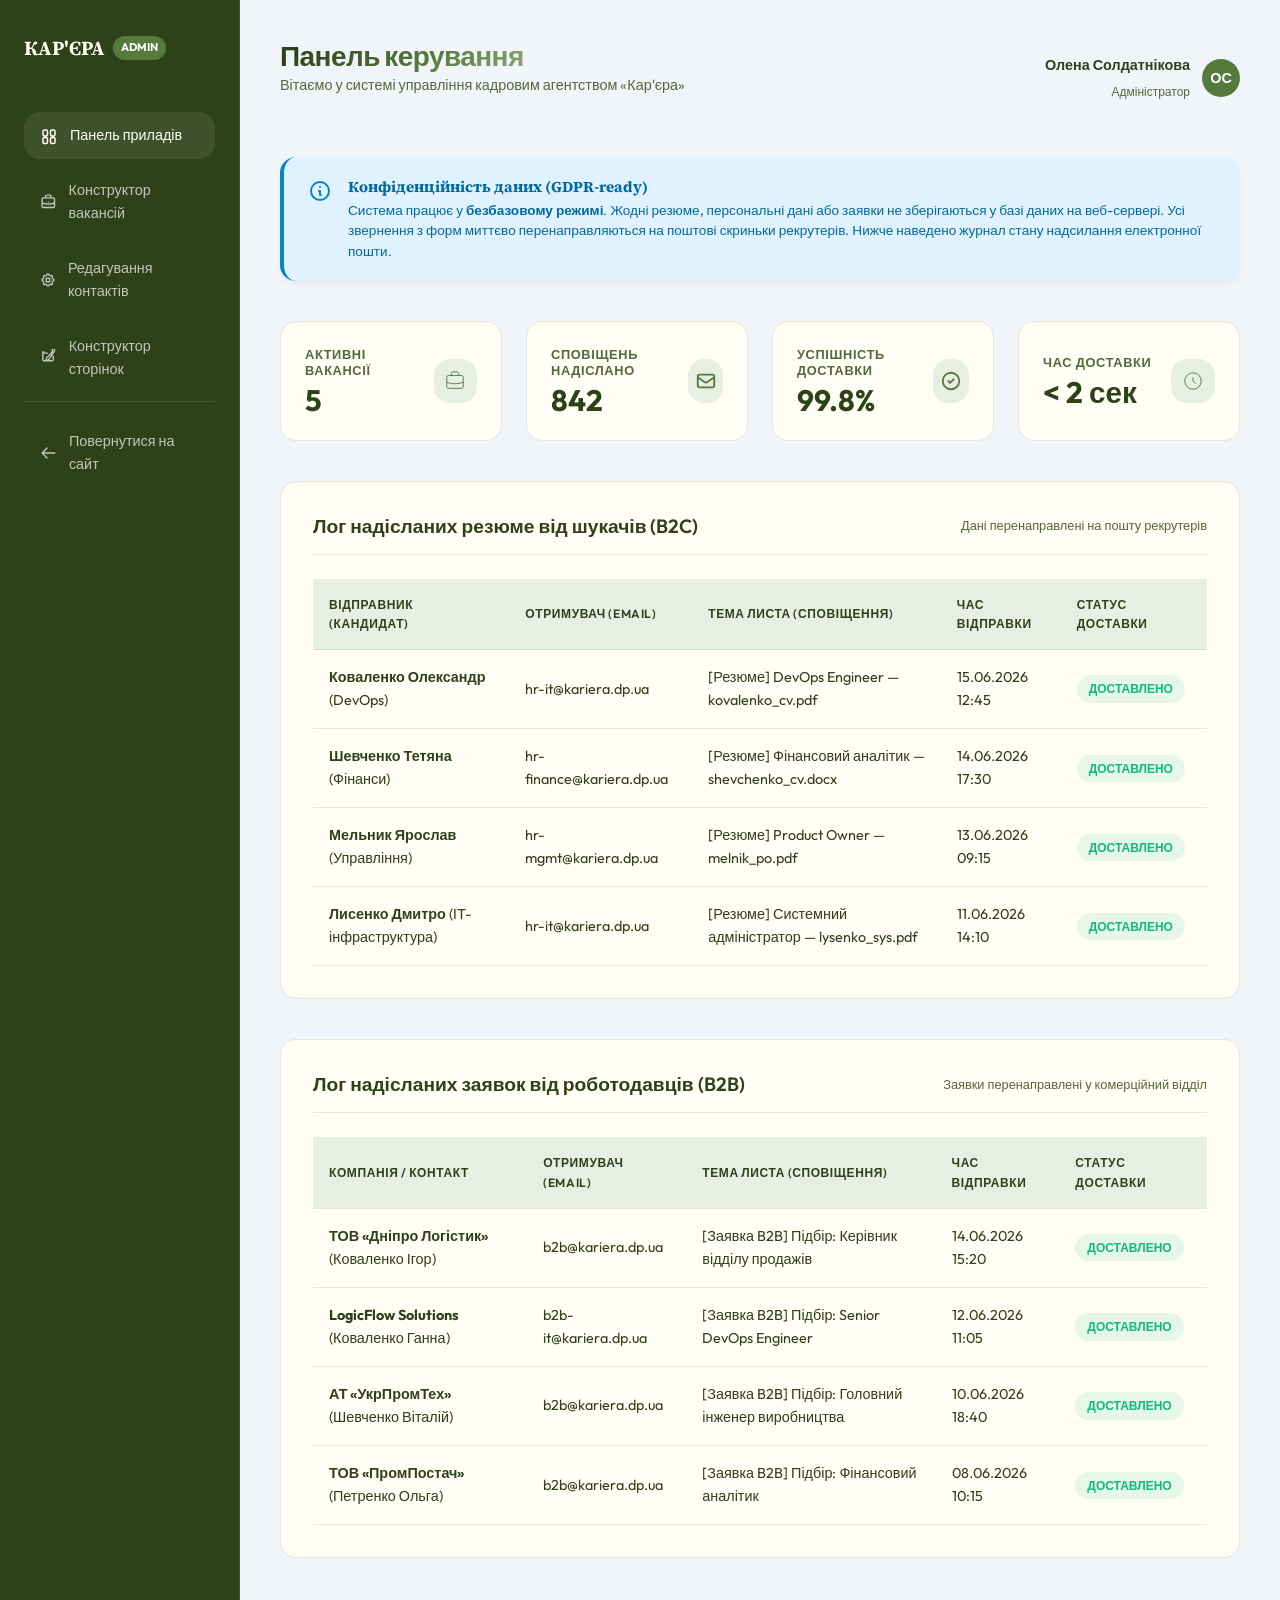
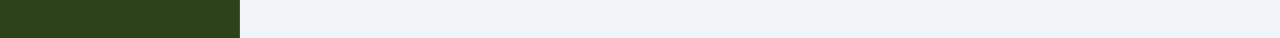
<file: admin.html>
<!DOCTYPE html>
<html lang="uk">
<head>
  <meta charset="UTF-8">
  <meta name="color-scheme" content="light">
  <meta name="viewport" content="width=device-width, initial-scale=1.0">
  <title>Адмін-панель | Кадрове агентство «Кар'єра»</title>
  <link rel="stylesheet" href="styles/base.css?v=24">
  <link rel="stylesheet" href="styles/layout.css?v=24">
  <link rel="stylesheet" href="styles/components.css?v=24">
  <link rel="stylesheet" href="styles/pages.css?v=24">
  <!-- Preconnect and Preload for Performance -->
  <link rel="preconnect" href="https://fonts.googleapis.com">
  <link rel="preconnect" href="https://fonts.gstatic.com" crossorigin>
  <link rel="stylesheet" href="https://fonts.googleapis.com/css2?family=Outfit:wght@300;400;500;600;700;800&family=Source+Serif+4:ital,opsz,wght@0,8..60,300;0,8..60,400;0,8..60,500;0,8..60,600;0,8..60,700;1,8..60,400&display=swap">
</head>
<body>

  <div class="admin-layout">
    
    <!-- ADMIN SIDEBAR -->
    <aside class="admin-sidebar">
      <div class="admin-brand">
        КАР'ЄРА <span>ADMIN</span>
      </div>
      
      <ul class="admin-nav" id="admin-nav-tabs">
        <li class="admin-nav-item active" data-tab="dashboard">
          <a href="#dashboard">
            <svg fill="none" stroke="currentColor" viewBox="0 0 24 24"><path d="M4 6a2 2 0 012-2h2a2 2 0 012 2v4a2 2 0 01-2 2H6a2 2 0 01-2-2V6zM14 6a2 2 0 012-2h2a2 2 0 012 2v4a2 2 0 01-2 2h-2a2 2 0 01-2-2V6zM4 16a2 2 0 012-2h2a2 2 0 012 2v4a2 2 0 01-2 2H6a2 2 0 01-2-2v-4zM14 16a2 2 0 012-2h2a2 2 0 012 2v4a2 2 0 01-2 2h-2a2 2 0 01-2-2v-4z" stroke-linecap="round" stroke-linejoin="round" stroke-width="2"/></svg>
            Панель приладів
          </a>
        </li>
        <li class="admin-nav-item" data-tab="vacancies">
          <a href="#vacancies">
            <svg fill="none" stroke="currentColor" viewBox="0 0 24 24"><path d="M21 13.255A23.931 23.931 0 0112 15c-3.183 0-6.22-.62-9-1.745M16 6V4a2 2 0 00-2-2h-4a2 2 0 00-2 2v2m4 6h.01M5 20h14a2 2 0 002-2V8a2 2 0 00-2-2H5a2 2 0 00-2 2v10a2 2 0 002 2z" stroke-linecap="round" stroke-linejoin="round" stroke-width="2"/></svg>
            Конструктор вакансій
          </a>
        </li>
        <li class="admin-nav-item" data-tab="contacts">
          <a href="#contacts">
            <svg fill="none" stroke="currentColor" viewBox="0 0 24 24"><path d="M10.325 4.317c.426-1.756 2.924-1.756 3.35 0a1.724 1.724 0 002.573 1.066c1.543-.94 3.31.826 2.37 2.37a1.724 1.724 0 001.065 2.572c1.756.426 1.756 2.924 0 3.35a1.724 1.724 0 00-1.066 2.573c.94 1.543-.826 3.31-2.37 2.37a1.724 1.724 0 00-2.572 1.065c-.426 1.756-2.924 1.756-3.35 0a1.724 1.724 0 00-2.573-1.066c-1.543.94-3.31-.826-2.37-2.37a1.724 1.724 0 00-1.065-2.572c-1.756-.426-1.756-2.924 0-3.35a1.724 1.724 0 001.066-2.573c-.94-1.543.826-3.31 2.37-2.37.996.608 2.296.07 2.572-1.065z" stroke-linecap="round" stroke-linejoin="round" stroke-width="2"/><path d="M15 12a3 3 0 11-6 0 3 3 0 016 0z" stroke-linecap="round" stroke-linejoin="round" stroke-width="2"/></svg>
            Редагування контактів
          </a>
        </li>
        <li class="admin-nav-item" data-tab="pages">
          <a href="#pages">
            <svg fill="none" stroke="currentColor" viewBox="0 0 24 24"><path d="M11 5H6a2 2 0 00-2-2v11a2 2 0 002 2h11a2 2 0 002-2v-5m-1.414-9.414a2 2 0 112.828 2.828L11.828 15H9v-2.828l8.586-8.586z" stroke-linecap="round" stroke-linejoin="round" stroke-width="2"/></svg>
            Конструктор сторінок
          </a>
        </li>
        <li class="admin-nav-item" style="margin-top: auto; border-top: 1px solid rgba(255, 255, 255, 0.1); padding-top: 1rem;">
          <a href="index.html">
            <svg fill="none" stroke="currentColor" viewBox="0 0 24 24"><path d="M10 19l-7-7m0 0l7-7m-7 7h18" stroke-linecap="round" stroke-linejoin="round" stroke-width="2"/></svg>
            Повернутися на сайт
          </a>
        </li>
      </ul>
    </aside>

    <!-- ADMIN MAIN CONTENT -->
    <main class="admin-main">
      
      <!-- TOP BAR -->
      <div class="admin-topbar">
        <div>
          <h1 style="font-family: var(--font-sans); font-size: 1.75rem; font-weight: 700; color: var(--color-primary);">Панель керування</h1>
          <p style="color: var(--color-text-muted); font-size: 0.9rem;">Вітаємо у системі управління кадровим агентством «Кар'єра»</p>
        </div>
        <div class="admin-user">
          <div class="text-right">
            <strong style="display: block; font-size: 0.9rem; color: var(--color-primary);">Олена Солдатнікова</strong>
            <span style="font-size: 0.75rem; color: var(--color-text-muted);">Адміністратор</span>
          </div>
          <div class="admin-avatar">ОС</div>
        </div>
      </div>

      <!-- TAB Content: Dashboard -->
      <div id="tab-dashboard" class="admin-tab-content active">
        <!-- GDPR DATABASE-LESS WARNING BANNER -->
        <div style="background-color: #E0F2FE; border-left: 4px solid #0284C7; padding: 1.25rem 1.5rem; border-radius: var(--radius); margin-bottom: 2.5rem; display: flex; gap: 1rem; align-items: flex-start; box-shadow: 0 4px 6px -1px rgba(0, 0, 0, 0.05);">
          <svg style="width: 24px; height: 24px; color: #0284C7; flex-shrink: 0; margin-top: 2px;" fill="none" stroke="currentColor" viewBox="0 0 24 24">
            <path d="M13 16h-1v-4h-1m1-4h.01M21 12a9 9 0 11-18 0 9 9 0 0118 0z" stroke-linecap="round" stroke-linejoin="round" stroke-width="2"/>
          </svg>
          <div>
            <h4 style="color: #0369A1; font-size: 0.95rem; font-weight: 700; margin-bottom: 0.25rem;">Конфіденційність даних (GDPR-ready)</h4>
            <p style="color: #0369A1; font-size: 0.85rem; margin: 0; line-height: 1.5;">
              Система працює у <strong>безбазовому режимі</strong>. Жодні резюме, персональні дані або заявки не зберігаються у базі даних на веб-сервері. Усі звернення з форм миттєво перенаправляються на поштові скриньки рекрутерів. Нижче наведено журнал стану надсилання електронної пошти.
            </p>
          </div>
        </div>

        <!-- STATS GRID -->
        <div class="admin-stats-grid">
          <div class="admin-stat-card">
            <div class="admin-stat-info">
              <h4>Активні вакансії</h4>
              <div class="admin-stat-value" id="stats-vacancies-count">24</div>
            </div>
            <div class="admin-stat-icon">
              <svg fill="none" stroke="currentColor" viewBox="0 0 24 24"><path d="M21 13.255A23.931 23.931 0 0112 15c-3.183 0-6.22-.62-9-1.745M16 6V4a2 2 0 00-2-2h-4a2 2 0 00-2 2v2m4 6h.01M5 20h14a2 2 0 002-2V8a2 2 0 00-2-2H5a2 2 0 00-2 2v10a2 2 0 002 2z"/></svg>
            </div>
          </div>
          <div class="admin-stat-card">
            <div class="admin-stat-info">
              <h4>Сповіщень надіслано</h4>
              <div class="admin-stat-value">842</div>
            </div>
            <div class="admin-stat-icon">
              <svg fill="none" stroke="currentColor" viewBox="0 0 24 24"><path d="M3 8l7.89 5.26a2 2 0 002.22 0L21 8M5 19h14a2 2 0 002-2V7a2 2 0 00-2-2H5a2 2 0 00-2 2v10a2 2 0 002 2z" stroke-linecap="round" stroke-linejoin="round" stroke-width="2"/></svg>
            </div>
          </div>
          <div class="admin-stat-card">
            <div class="admin-stat-info">
              <h4>Успішність доставки</h4>
              <div class="admin-stat-value">99.8%</div>
            </div>
            <div class="admin-stat-icon">
              <svg fill="none" stroke="currentColor" viewBox="0 0 24 24"><path d="M9 12l2 2 4-4m6 2a9 9 0 11-18 0 9 9 0 0118 0z" stroke-linecap="round" stroke-linejoin="round" stroke-width="2"/></svg>
            </div>
          </div>
          <div class="admin-stat-card">
            <div class="admin-stat-info">
              <h4>Час доставки</h4>
              <div class="admin-stat-value">&lt; 2 сек</div>
            </div>
            <div class="admin-stat-icon">
              <svg fill="none" stroke="currentColor" viewBox="0 0 24 24"><path d="M12 8v4l3 3m6-3a9 9 0 11-18 0 9 9 0 0118 0z"/></svg>
            </div>
          </div>
        </div>

        <!-- SECTION 1: CANDIDATE SUBMISSIONS TO EMAIL -->
        <div class="admin-section-card">
          <div class="admin-card-header">
            <h3>Лог надісланих резюме від шукачів (B2C)</h3>
            <span style="font-size: 0.8rem; color: var(--color-text-muted);">Дані перенаправлені на пошту рекрутерів</span>
          </div>
          
          <div class="admin-table-wrapper">
            <table class="admin-table">
              <thead>
                <tr>
                  <th>Відправник (Кандидат)</th>
                  <th>Отримувач (Email)</th>
                  <th>Тема листа (Сповіщення)</th>
                  <th>Час відправки</th>
                  <th>Статус доставки</th>
                </tr>
              </thead>
              <tbody>
                <tr>
                  <td><strong>Коваленко Олександр</strong> (DevOps)</td>
                  <td>hr-it@kariera.dp.ua</td>
                  <td>[Резюме] DevOps Engineer — kovalenko_cv.pdf</td>
                  <td>15.06.2026 12:45</td>
                  <td><span class="admin-badge admin-badge-active">Доставлено</span></td>
                </tr>
                <tr>
                  <td><strong>Шевченко Тетяна</strong> (Фінанси)</td>
                  <td>hr-finance@kariera.dp.ua</td>
                  <td>[Резюме] Фінансовий аналітик — shevchenko_cv.docx</td>
                  <td>14.06.2026 17:30</td>
                  <td><span class="admin-badge admin-badge-active">Доставлено</span></td>
                </tr>
                <tr>
                  <td><strong>Мельник Ярослав</strong> (Управління)</td>
                  <td>hr-mgmt@kariera.dp.ua</td>
                  <td>[Резюме] Product Owner — melnik_po.pdf</td>
                  <td>13.06.2026 09:15</td>
                  <td><span class="admin-badge admin-badge-active">Доставлено</span></td>
                </tr>
                <tr>
                  <td><strong>Лисенко Дмитро</strong> (IT-інфраструктура)</td>
                  <td>hr-it@kariera.dp.ua</td>
                  <td>[Резюме] Системний адміністратор — lysenko_sys.pdf</td>
                  <td>11.06.2026 14:10</td>
                  <td><span class="admin-badge admin-badge-active">Доставлено</span></td>
                </tr>
              </tbody>
            </table>
          </div>
        </div>

        <!-- SECTION 2: B2B REQUESTS TO EMAIL -->
        <div class="admin-section-card">
          <div class="admin-card-header">
            <h3>Лог надісланих заявок від роботодавців (B2B)</h3>
            <span style="font-size: 0.8rem; color: var(--color-text-muted);">Заявки перенаправлені у комерційний відділ</span>
          </div>
          
          <div class="admin-table-wrapper">
            <table class="admin-table">
              <thead>
                <tr>
                  <th>Компанія / Контакт</th>
                  <th>Отримувач (Email)</th>
                  <th>Тема листа (Сповіщення)</th>
                  <th>Час відправки</th>
                  <th>Статус доставки</th>
                </tr>
              </thead>
              <tbody>
                <tr>
                  <td><strong>ТОВ «Дніпро Логістик»</strong> (Коваленко Ігор)</td>
                  <td>b2b@kariera.dp.ua</td>
                  <td>[Заявка B2B] Підбір: Керівник відділу продажів</td>
                  <td>14.06.2026 15:20</td>
                  <td><span class="admin-badge admin-badge-active">Доставлено</span></td>
                </tr>
                <tr>
                  <td><strong>LogicFlow Solutions</strong> (Коваленко Ганна)</td>
                  <td>b2b-it@kariera.dp.ua</td>
                  <td>[Заявка B2B] Підбір: Senior DevOps Engineer</td>
                  <td>12.06.2026 11:05</td>
                  <td><span class="admin-badge admin-badge-active">Доставлено</span></td>
                </tr>
                <tr>
                  <td><strong>АТ «УкрПромТех»</strong> (Шевченко Віталій)</td>
                  <td>b2b@kariera.dp.ua</td>
                  <td>[Заявка B2B] Підбір: Головний інженер виробництва</td>
                  <td>10.06.2026 18:40</td>
                  <td><span class="admin-badge admin-badge-active">Доставлено</span></td>
                </tr>
                <tr>
                  <td><strong>ТОВ «ПромПостач»</strong> (Петренко Ольга)</td>
                  <td>b2b@kariera.dp.ua</td>
                  <td>[Заявка B2B] Підбір: Фінансовий аналітик</td>
                  <td>08.06.2026 10:15</td>
                  <td><span class="admin-badge admin-badge-active">Доставлено</span></td>
                </tr>
              </tbody>
            </table>
          </div>
        </div>
      </div>

      <!-- TAB Content: Vacancies Builder -->
      <div id="tab-vacancies" class="admin-tab-content">
        <div class="admin-section-card">
          <div class="admin-card-header">
            <h3>Додати нову вакансію на сайт</h3>
            <span style="font-size: 0.8rem; color: var(--color-text-muted);">Вакансія збережеться у localStorage та з'явиться у каталозі</span>
          </div>

          <form id="admin-vacancy-form" style="margin-top: 1.5rem;">
            <input type="hidden" id="vac-index" value="">
            <div class="form-row">
              <div class="form-group">
                <label class="form-label" for="vac-title">Назва вакансії</label>
                <input type="text" id="vac-title" class="form-control" placeholder="Наприклад: Senior Front-End Developer" required>
              </div>
              <div class="form-group">
                <label class="form-label" for="vac-category">Категорія (Напрямок)</label>
                <select id="vac-category" class="form-control" required style="height: 52px;">
                  <option value="it">IT & Технології</option>
                  <option value="sales">Продажі & Маркетинг</option>
                  <option value="production">Виробництво & Інженерія</option>
                  <option value="finance">Фінанси & Аналітика</option>
                  <option value="management">Керівництво & Топ-менеджмент</option>
                </select>
              </div>
            </div>

            <div class="form-row">
              <div class="form-group">
                <label class="form-label" for="vac-salary">Заробітна плата</label>
                <input type="text" id="vac-salary" class="form-control" placeholder="Наприклад: 45 000 — 60 000 грн або за домовленістю" required>
              </div>
              <div class="form-group">
                <label class="form-label" for="vac-city">Місто / Формат роботи</label>
                <input type="text" id="vac-city" class="form-control" placeholder="Наприклад: Дніпро (Офіс) або Віддалено" required>
              </div>
            </div>

            <div class="form-row">
              <div class="form-group">
                <label class="form-label" for="vac-experience">Досвід роботи</label>
                <input type="text" id="vac-experience" class="form-control" placeholder="Наприклад: 3+ роки" required>
              </div>
              <div class="form-group">
                <label class="form-label" for="vac-type">Тип зайнятості</label>
                <input type="text" id="vac-type" class="form-control" placeholder="Наприклад: Повна зайнятість" required>
              </div>
            </div>

            <div class="form-group">
              <label class="form-label" for="vac-description">Опис вакансії та ключові завдання</label>
              <textarea id="vac-description" class="form-control" placeholder="Опишіть завдання та основні обов'язки..." required style="min-height: 100px;"></textarea>
            </div>

            <button type="submit" class="btn btn-primary" id="vac-submit-btn" style="margin-top: 1rem;">Опублікувати вакансію</button>
            <button type="button" class="btn btn-secondary" id="vac-cancel-btn" style="margin-top: 1rem; margin-left: 1rem; display: none;">Скасувати</button>
          </form>
        </div>

        <div class="admin-section-card">
          <div class="admin-card-header">
            <h3>Активні вакансії в системі</h3>
            <span style="font-size: 0.8rem; color: var(--color-text-muted);" id="vacancies-list-counter">Усього вакансій: 5</span>
          </div>

          <div class="admin-table-wrapper">
            <table class="admin-table">
              <thead>
                <tr>
                  <th>Назва вакансії</th>
                  <th>Категорія</th>
                  <th>Зарплата</th>
                  <th>Формат / Досвід</th>
                  <th>Дії</th>
                </tr>
              </thead>
              <tbody id="admin-vacancies-list">
                <!-- Dynamically populated -->
              </tbody>
            </table>
          </div>
        </div>
      </div>

      <!-- TAB Content: Contacts Builder -->
      <div id="tab-contacts" class="admin-tab-content">
        <div class="admin-section-card">
          <div class="admin-card-header">
            <h3>Редагування контактної інформації агентства</h3>
            <span style="font-size: 0.8rem; color: var(--color-text-muted);">Зміни автоматично відобразяться у шапці, підвалі та на сторінці контактів</span>
          </div>

          <form id="admin-contacts-form" style="margin-top: 1.5rem;">
            <div class="form-row">
              <div class="form-group">
                <label class="form-label" for="contact-phone-1">Основний міський телефон</label>
                <input type="text" id="contact-phone-1" class="form-control" required>
              </div>
              <div class="form-group">
                <label class="form-label" for="contact-phone-2">Мобільний телефон</label>
                <input type="text" id="contact-phone-2" class="form-control" required>
              </div>
            </div>

            <div class="form-row">
              <div class="form-group">
                <label class="form-label" for="contact-email">Контактна електронна пошта</label>
                <input type="email" id="contact-email" class="form-control" required>
              </div>
              <div class="form-group">
                <label class="form-label" for="contact-address">Фізична адреса офісу</label>
                <input type="text" id="contact-address" class="form-control" required>
              </div>
            </div>

            <button type="submit" class="btn btn-primary" style="margin-top: 1rem;">Зберегти та оновити контакти</button>
          </form>
        </div>
      </div>

      <!-- TAB Content: Pages Text Constructor -->
      <div id="tab-pages" class="admin-tab-content">
        <div class="admin-section-card">
          <div class="admin-card-header">
            <h3>Візуальний редактор текстового контенту (Конструктор)</h3>
            <span style="font-size: 0.8rem; color: var(--color-text-muted);">Змінюйте тексти на головній сторінці та про компанію</span>
          </div>

          <form id="admin-pages-form" style="margin-top: 1.5rem;">
            <h4 style="color: var(--color-primary); margin-bottom: 1rem; border-bottom: 1px solid var(--color-border); padding-bottom: 0.5rem; font-family: var(--font-sans);">Головна сторінка (index.html)</h4>
            
            <div class="form-group">
              <label class="form-label" for="page-home-hero-title">Головний заголовок Hero</label>
              <input type="text" id="page-home-hero-title" class="form-control" required>
            </div>

            <div class="form-group">
              <label class="form-label" for="page-home-hero-desc">Підзаголовок / Опис Hero</label>
              <textarea id="page-home-hero-desc" class="form-control" required style="min-height: 80px;"></textarea>
            </div>

            <h4 style="color: var(--color-primary); margin-top: 2rem; margin-bottom: 1rem; border-bottom: 1px solid var(--color-border); padding-bottom: 0.5rem; font-family: var(--font-sans);">Про нас (about.html)</h4>

            <div class="form-group">
              <label class="form-label" for="page-about-title">Головний заголовок сторінки</label>
              <input type="text" id="page-about-title" class="form-control" required>
            </div>

            <div class="form-group">
              <label class="form-label" for="page-about-mission">Текст місії компанії</label>
              <textarea id="page-about-mission" class="form-control" required style="min-height: 80px;"></textarea>
            </div>

            <button type="submit" class="btn btn-primary" style="margin-top: 1rem;">Оновити тексти сторінок</button>
          </form>
        </div>
      </div>

    </main>

  </div>

  <script src="scripts/main.js" defer></script>
</body>
</html>
</file>
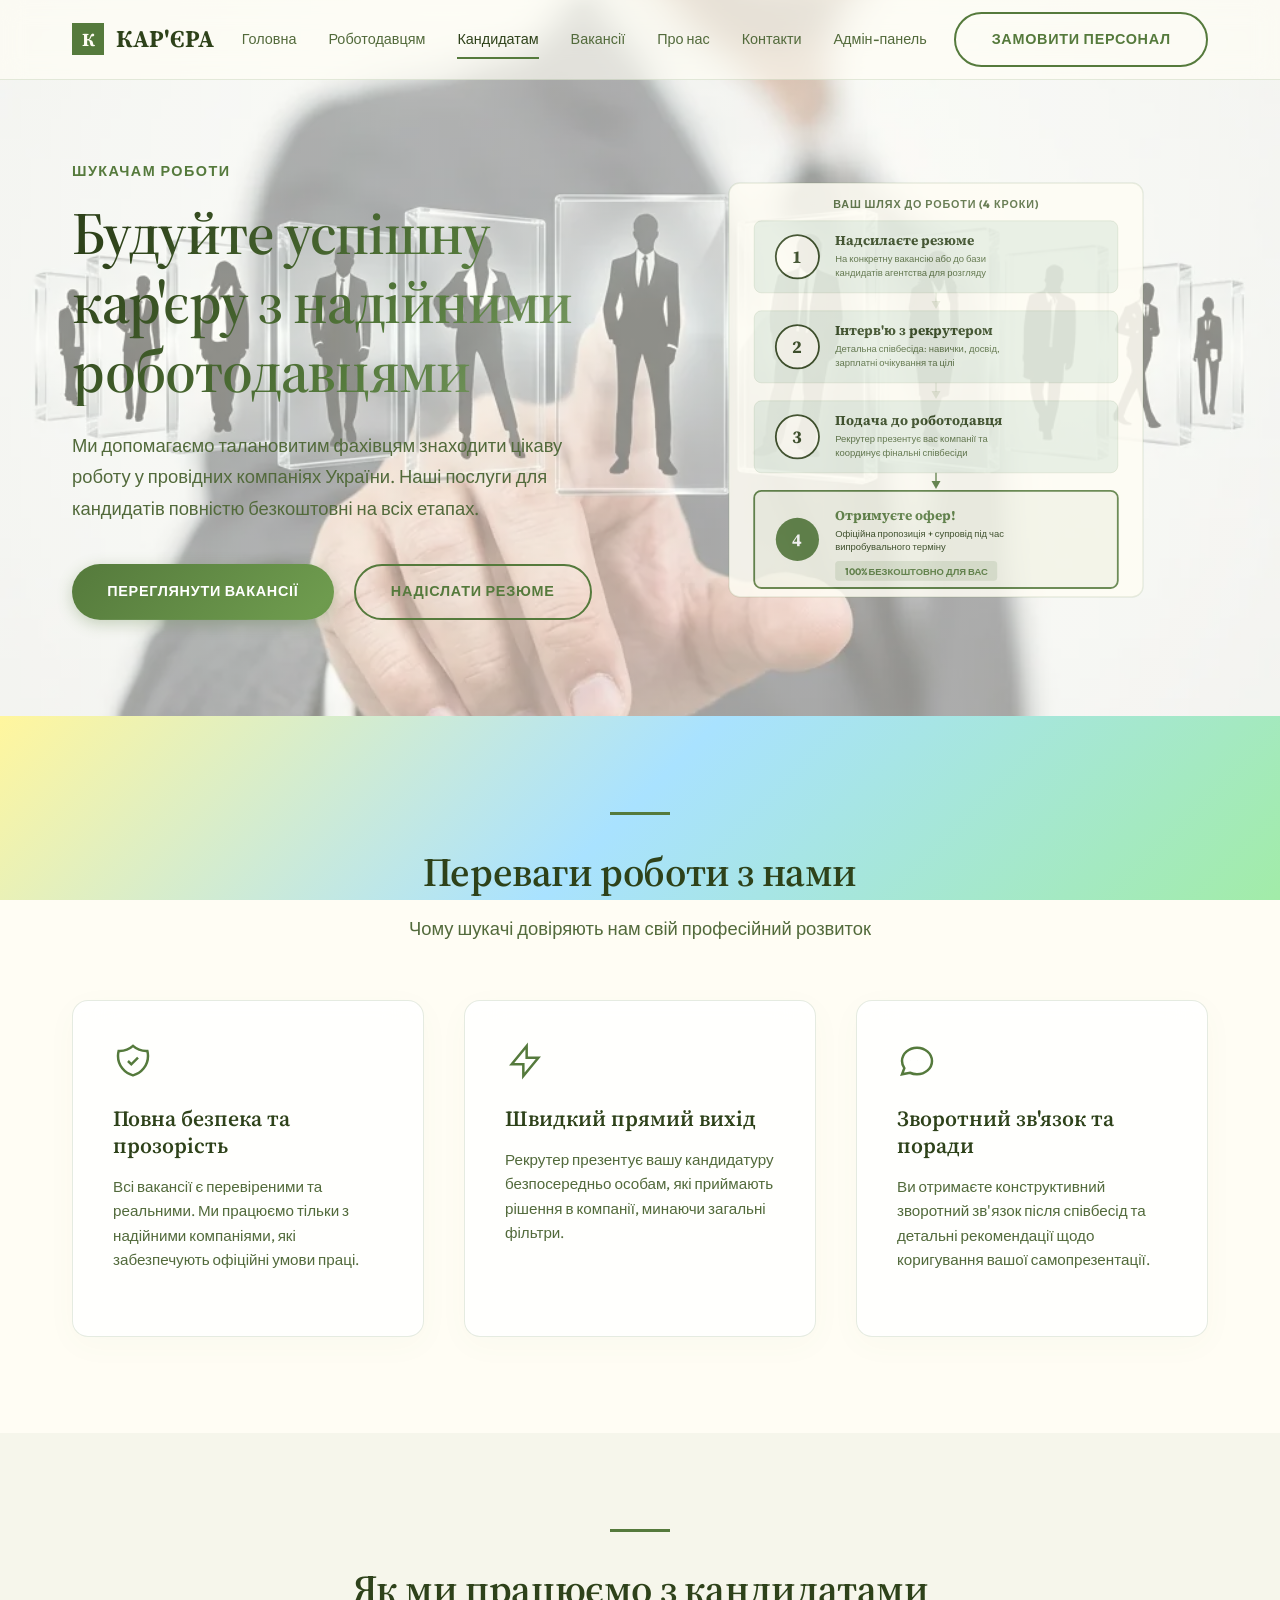
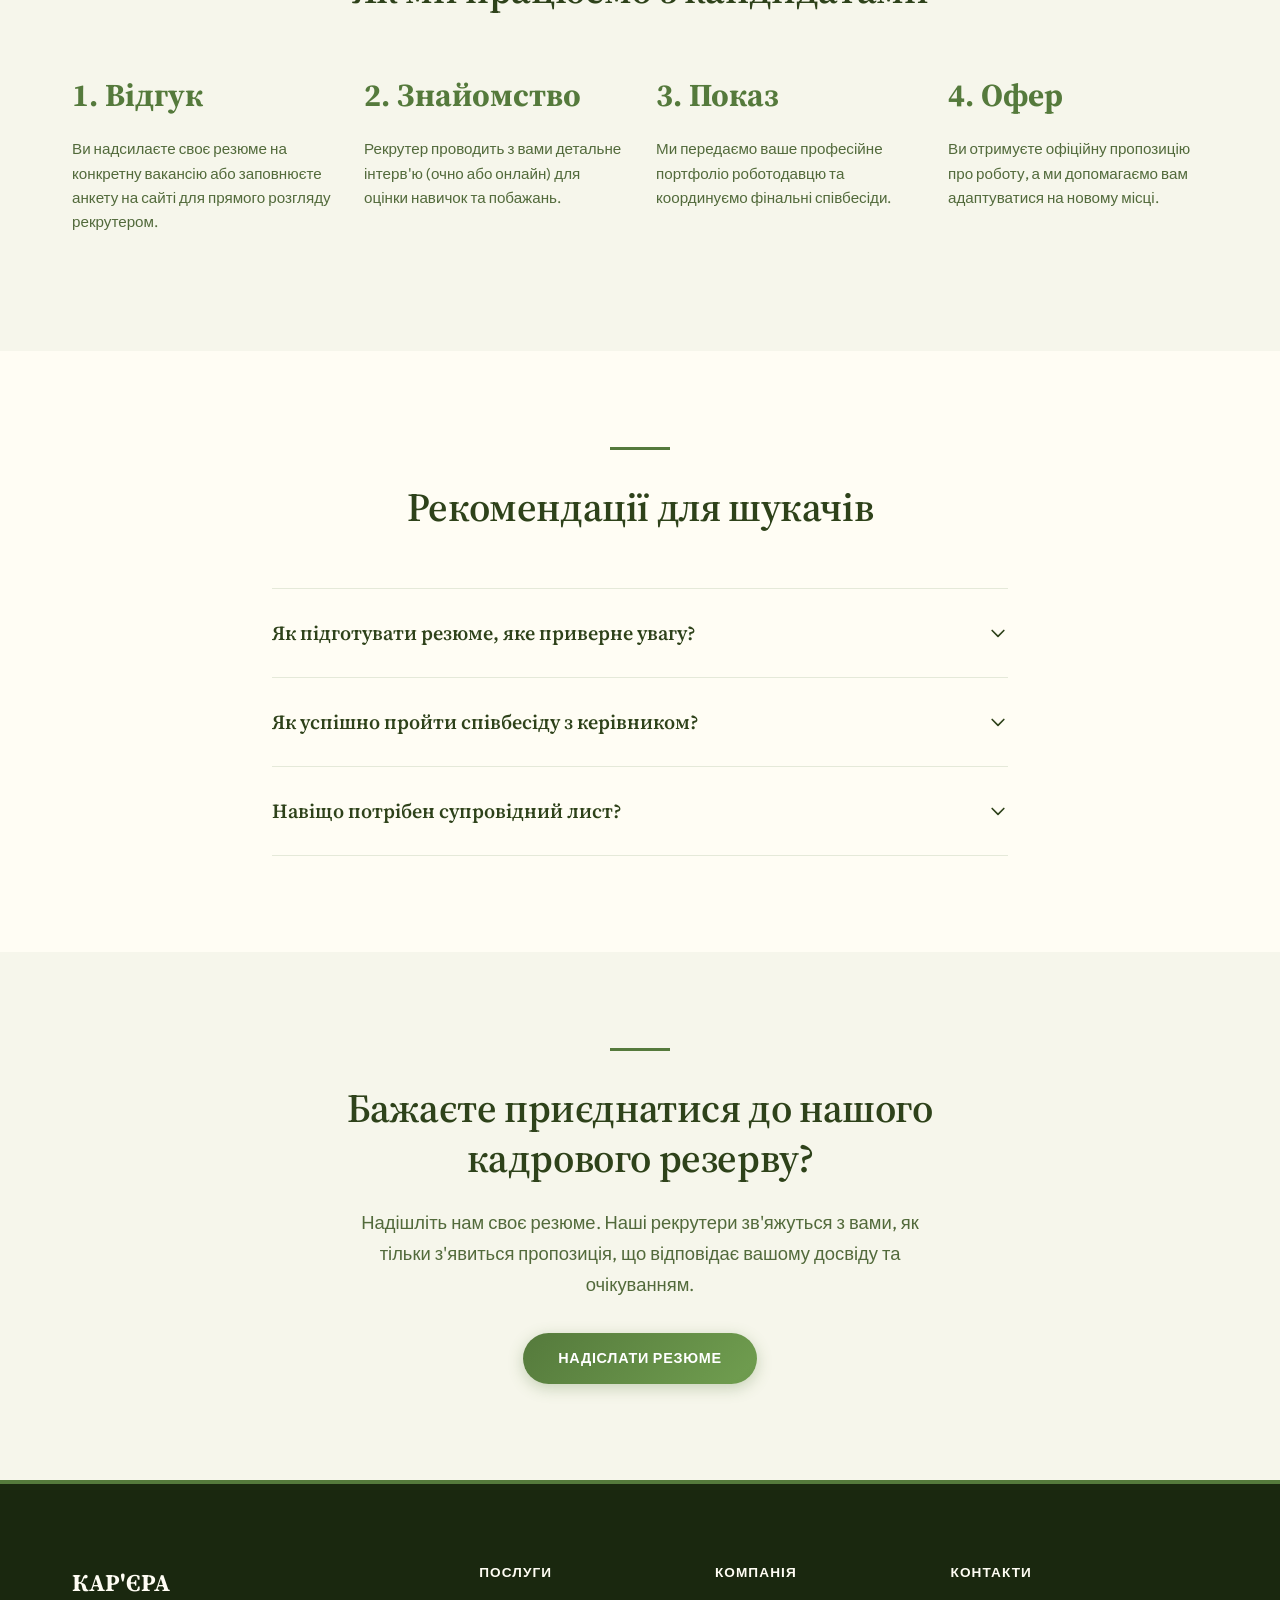
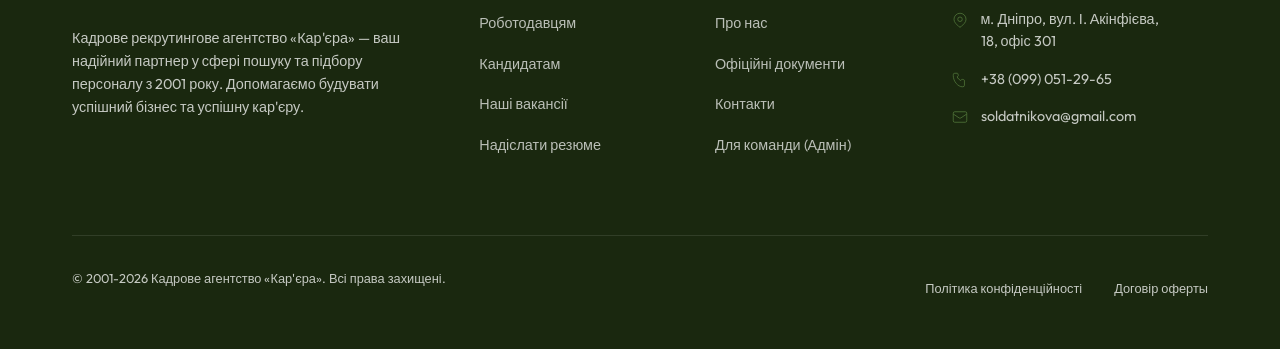
<file: candidates.html>
<!DOCTYPE html>
<html lang="uk">
<head>
  <meta charset="UTF-8">
  <meta name="color-scheme" content="light">
  <meta name="viewport" content="width=device-width, initial-scale=1.0">
  <title>Кандидатам | Кадрове агентство «Кар'єра»</title>
  <meta name="description" content="Безкоштовне працевлаштування та кар'єрний консалтинг для шукачів. Знайдіть роботу мрії у надійних компаніях разом з кадровим агентством Кар'єра.">
  <link rel="stylesheet" href="styles/base.css?v=24">
  <link rel="stylesheet" href="styles/layout.css?v=24">
  <link rel="stylesheet" href="styles/components.css?v=24">
  <link rel="stylesheet" href="styles/pages.css?v=24">
  <!-- Preconnect and Preload for Performance -->
  <link rel="preconnect" href="https://fonts.googleapis.com">
  <link rel="preconnect" href="https://fonts.gstatic.com" crossorigin>
  <link rel="stylesheet" href="https://fonts.googleapis.com/css2?family=Outfit:wght@300;400;500;600;700;800&family=Source+Serif+4:ital,opsz,wght@0,8..60,300;0,8..60,400;0,8..60,500;0,8..60,600;0,8..60,700;1,8..60,400&display=swap">
  <link rel="preload" as="image" href="assets/images/candidates_hero.webp" fetchpriority="high">
</head>
<body>

  <!-- HEADER -->
  <header class="header">
    <div class="container">
      <a href="index.html" class="logo">
        <div class="logo-icon">К</div>
        <span>КАР'ЄРА</span>
      </a>
      <nav class="nav-menu">
        <a href="index.html" class="nav-link">Головна</a>
        <a href="employers.html" class="nav-link">Роботодавцям</a>
        <a href="candidates.html" class="nav-link active">Кандидатам</a>
        <a href="vacancies.html" class="nav-link">Вакансії</a>
        <a href="about.html" class="nav-link">Про нас</a>
        <a href="contacts.html" class="nav-link">Контакти</a>
        <a href="admin.html" class="nav-link">Адмін-панель</a>
      </nav>
      <div class="header-cta">
        <a href="employers.html#order-form" class="btn btn-secondary">Замовити персонал</a>
      </div>
      <button class="hamburger" aria-label="Відкрити меню">
        <span class="hamburger-box">
          <span class="hamburger-inner"></span>
        </span>
      </button>
    </div>
  </header>

  <!-- MOBILE NAVIGATION OVERLAY -->
  <div class="mobile-nav">
    <ul class="mobile-menu">
      <li><a href="index.html" class="nav-link">Головна</a></li>
      <li><a href="employers.html" class="nav-link">Роботодавцям</a></li>
      <li><a href="candidates.html" class="nav-link active">Кандидатам</a></li>
      <li><a href="vacancies.html" class="nav-link">Вакансії</a></li>
      <li><a href="about.html" class="nav-link">Про нас</a></li>
      <li><a href="contacts.html" class="nav-link">Контакти</a></li>
      <li><a href="admin.html" class="nav-link">Адмін-панель</a></li>
    </ul>
    <a href="employers.html#order-form" class="btn btn-primary">Замовити персонал</a>
  </div>

  <main id="main-content">

  <!-- HERO SECTION -->
  <section class="hero hero-alt hero-candidates">
    <div class="container grid-2">
      <div class="hero-content reveal">
        <span class="hero-tagline">Шукачам роботи</span>
        <h1 class="hero-title">Будуйте успішну кар'єру з надійними роботодавцями</h1>
        <p class="hero-desc lead">Ми допомагаємо талановитим фахівцям знаходити цікаву роботу у провідних компаніях України. Наші послуги для кандидатів повністю безкоштовні на всіх етапах.</p>
        <div class="hero-actions">
          <a href="vacancies.html" class="btn btn-primary">Переглянути вакансії</a>
          <a href="resume.html" class="btn btn-secondary">Надіслати резюме</a>
        </div>
      </div>
      <div class="hero-graphic reveal" style="transition-delay: 0.2s;">
        <!-- 4-Step Process: Your path from CV submission to job offer -->
        <svg viewBox="0 0 500 500" class="hero-pattern" xmlns="http://www.w3.org/2000/svg">

          <!-- Frame -->
          <rect x="20" y="20" width="460" height="460" rx="12" fill="var(--color-bg)" stroke="var(--color-border)" stroke-width="1.5"/>

          <!-- Title -->
          <text x="250" y="48" font-family="var(--font-sans)" font-size="12" font-weight="800" fill="var(--color-text-muted)" text-anchor="middle" letter-spacing="1">ВАШ ШЛЯХ ДО РОБОТИ (4 КРОКИ)</text>

          <!-- STEP 1 -->
          <rect x="48" y="62" width="404" height="80" rx="8" fill="var(--color-bg-alt)" stroke="var(--color-border)" stroke-width="1"/>
          <circle cx="96" cy="102" r="24" fill="var(--color-bg)" stroke="var(--color-primary)" stroke-width="2"/>
          <text x="96" y="109" font-family="var(--font-serif)" font-size="20" font-weight="700" fill="var(--color-primary)" text-anchor="middle">1</text>
          <text x="138" y="89" font-family="var(--font-serif)" font-size="15" font-weight="700" fill="var(--color-primary)">Надсилаєте резюме</text>
          <text x="138" y="108" font-family="var(--font-sans)" font-size="10.5" fill="var(--color-text-muted)">На конкретну вакансію або до бази</text>
          <text x="138" y="123" font-family="var(--font-sans)" font-size="10.5" fill="var(--color-text-muted)">кандидатів агентства для розгляду</text>

          <!-- Arrow 1→2 -->
          <line x1="250" y1="142" x2="250" y2="152" stroke="var(--color-border)" stroke-width="1.5"/>
          <polygon points="245,151 250,160 255,151" fill="var(--color-border)"/>

          <!-- STEP 2 -->
          <rect x="48" y="162" width="404" height="80" rx="8" fill="var(--color-bg-alt)" stroke="var(--color-border)" stroke-width="1"/>
          <circle cx="96" cy="202" r="24" fill="var(--color-bg)" stroke="var(--color-primary)" stroke-width="2"/>
          <text x="96" y="209" font-family="var(--font-serif)" font-size="20" font-weight="700" fill="var(--color-primary)" text-anchor="middle">2</text>
          <text x="138" y="189" font-family="var(--font-serif)" font-size="15" font-weight="700" fill="var(--color-primary)">Інтерв'ю з рекрутером</text>
          <text x="138" y="208" font-family="var(--font-sans)" font-size="10.5" fill="var(--color-text-muted)">Детальна співбесіда: навички, досвід,</text>
          <text x="138" y="223" font-family="var(--font-sans)" font-size="10.5" fill="var(--color-text-muted)">зарплатні очікування та цілі</text>

          <!-- Arrow 2→3 -->
          <line x1="250" y1="242" x2="250" y2="252" stroke="var(--color-border)" stroke-width="1.5"/>
          <polygon points="245,251 250,260 255,251" fill="var(--color-border)"/>

          <!-- STEP 3 -->
          <rect x="48" y="262" width="404" height="80" rx="8" fill="var(--color-bg-alt)" stroke="var(--color-border)" stroke-width="1"/>
          <circle cx="96" cy="302" r="24" fill="var(--color-bg)" stroke="var(--color-primary)" stroke-width="2"/>
          <text x="96" y="309" font-family="var(--font-serif)" font-size="20" font-weight="700" fill="var(--color-primary)" text-anchor="middle">3</text>
          <text x="138" y="289" font-family="var(--font-serif)" font-size="15" font-weight="700" fill="var(--color-primary)">Подача до роботодавця</text>
          <text x="138" y="308" font-family="var(--font-sans)" font-size="10.5" fill="var(--color-text-muted)">Рекрутер презентує вас компанії та</text>
          <text x="138" y="323" font-family="var(--font-sans)" font-size="10.5" fill="var(--color-text-muted)">координує фінальні співбесіди</text>

          <!-- Arrow 3→4 (orange, signals success) -->
          <line x1="250" y1="342" x2="250" y2="352" stroke="var(--color-accent)" stroke-width="1.5"/>
          <polygon points="245,351 250,360 255,351" fill="var(--color-accent)"/>

          <!-- STEP 4 (highlighted, final) -->
          <rect x="48" y="362" width="404" height="108" rx="8" fill="var(--color-accent)" fill-opacity="0.07" stroke="var(--color-accent)" stroke-width="2"/>
          <circle cx="96" cy="416" r="24" fill="var(--color-accent)"/>
          <text x="96" y="423" font-family="var(--font-serif)" font-size="20" font-weight="700" fill="white" text-anchor="middle">4</text>
          <text x="138" y="394" font-family="var(--font-serif)" font-size="15" font-weight="700" fill="var(--color-accent)">Отримуєте офер!</text>
          <text x="138" y="413" font-family="var(--font-sans)" font-size="10.5" fill="var(--color-primary)">Офіційна пропозиція + супровід під час</text>
          <text x="138" y="428" font-family="var(--font-sans)" font-size="10.5" fill="var(--color-primary)">випробувального терміну</text>
          <!-- Free badge inline -->
          <rect x="138" y="440" width="180" height="22" rx="4" fill="var(--color-accent)" fill-opacity="0.15"/>
          <text x="228" y="455" font-family="var(--font-sans)" font-size="10.5" font-weight="700" fill="var(--color-accent)" text-anchor="middle">100% БЕЗКОШТОВНО ДЛЯ ВАС</text>
        </svg>
      </div>
    </div>
    </div>
  </section>

  <!-- BENEFITS -->
  <section class="section">
    <div class="container">
      <div class="decor-line decor-line-center"></div>
      <h2 class="text-center mb-2">Переваги роботи з нами</h2>
      <p class="lead text-center mb-6">Чому шукачі довіряють нам свій професійний розвиток</p>
      
      <div class="grid-3">
        <div class="card reveal">
          <div class="card-icon">
            <svg fill="none" stroke="currentColor" viewBox="0 0 24 24"><path d="M9 12l2 2 4-4m5.618-4.016A11.955 11.955 0 0112 2.944a11.955 11.955 0 01-8.618 3.04A12.02 12.02 0 003 9c0 5.591 3.824 10.29 9 11.622 5.176-1.332 9-6.03 9-11.622 0-1.042-.133-2.052-.382-3.016z"/></svg>
          </div>
          <h3 class="card-title">Повна безпека та прозорість</h3>
          <p class="card-text">Всі вакансії є перевіреними та реальними. Ми працюємо тільки з надійними компаніями, які забезпечують офіційні умови праці.</p>
        </div>
        
        <div class="card reveal" style="transition-delay: 0.1s;">
          <div class="card-icon">
            <svg fill="none" stroke="currentColor" viewBox="0 0 24 24"><path d="M13 10V3L4 14h7v7l9-11h-7z"/></svg>
          </div>
          <h3 class="card-title">Швидкий прямий вихід</h3>
          <p class="card-text">Рекрутер презентує вашу кандидатуру безпосередньо особам, які приймають рішення в компанії, минаючи загальні фільтри.</p>
        </div>
        
        <div class="card reveal" style="transition-delay: 0.2s;">
          <div class="card-icon">
            <svg fill="none" stroke="currentColor" viewBox="0 0 24 24"><path d="M8 12h.01M12 12h.01M16 12h.01M21 12c0 4.418-4.03 8-9 8a9.863 9.863 0 01-4.255-.949L3 20l1.395-3.72C3.512 15.042 3 13.574 3 12c0-4.418 4.03-8 9-8s9 3.582 9 8z"/></svg>
          </div>
          <h3 class="card-title">Зворотний зв'язок та поради</h3>
          <p class="card-text">Ви отримаєте конструктивний зворотний зв'язок після співбесід та детальні рекомендації щодо коригування вашої самопрезентації.</p>
        </div>
      </div>
    </div>
  </section>

  <!-- STEPS FOR CANDIDATES -->
  <section class="section section-alt">
    <div class="container">
      <div class="decor-line decor-line-center"></div>
      <h2 class="text-center mb-6">Як ми працюємо з кандидатами</h2>
      <div class="grid-4">
        <div class="reveal">
          <div style="font-family: var(--font-serif); font-size: 2rem; color: var(--color-accent); font-weight: 700; margin-bottom: 1rem;">1. Відгук</div>
          <p style="font-size: 0.95rem; color: var(--color-text-muted);">Ви надсилаєте своє резюме на конкретну вакансію або заповнюєте анкету на сайті для прямого розгляду рекрутером.</p>
        </div>
        <div class="reveal" style="transition-delay: 0.1s;">
          <div style="font-family: var(--font-serif); font-size: 2rem; color: var(--color-accent); font-weight: 700; margin-bottom: 1rem;">2. Знайомство</div>
          <p style="font-size: 0.95rem; color: var(--color-text-muted);">Рекрутер проводить з вами детальне інтерв'ю (очно або онлайн) для оцінки навичок та побажань.</p>
        </div>
        <div class="reveal" style="transition-delay: 0.2s;">
          <div style="font-family: var(--font-serif); font-size: 2rem; color: var(--color-accent); font-weight: 700; margin-bottom: 1rem;">3. Показ</div>
          <p style="font-size: 0.95rem; color: var(--color-text-muted);">Ми передаємо ваше професійне портфоліо роботодавцю та координуємо фінальні співбесіди.</p>
        </div>
        <div class="reveal" style="transition-delay: 0.3s;">
          <div style="font-family: var(--font-serif); font-size: 2rem; color: var(--color-accent); font-weight: 700; margin-bottom: 1rem;">4. Офер</div>
          <p style="font-size: 0.95rem; color: var(--color-text-muted);">Ви отримуєте офіційну пропозицію про роботу, а ми допомагаємо вам адаптуватися на новому місці.</p>
        </div>
      </div>
    </div>
  </section>

  <!-- USEFUL RECOMMENDATIONS FOR JOB SEEKERS -->
  <section class="section">
    <div class="container" style="max-width: 800px;">
      <div class="decor-line decor-line-center"></div>
      <h2 class="text-center mb-6">Рекомендації для шукачів</h2>
      
      <div class="accordion reveal">
        <div class="accordion-item">
          <div class="accordion-header">
            <span class="accordion-title">Як підготувати резюме, яке приверне увагу?</span>
            <span class="accordion-arrow">
              <svg fill="none" stroke="currentColor" viewBox="0 0 24 24"><path d="M19 9l-7 7-7-7" stroke-linecap="round" stroke-linejoin="round"/></svg>
            </span>
          </div>
          <div class="accordion-content">
            <div class="accordion-content-inner">
              Резюме має бути чітким та структурованим. Зазначте ваші основні обов'язки та обов'язково вкажіть конкретні цифрові досягнення на кожній посаді (наприклад, "збільшив обсяг продажів на 25%"). Уникайте великої кількості загальних фраз про «комунікабельність та стресостійкість». Оптимальний розмір резюме — 1-2 сторінки формату A4.
            </div>
          </div>
        </div>

        <div class="accordion-item">
          <div class="accordion-header">
            <span class="accordion-title">Як успішно пройти співбесіду з керівником?</span>
            <span class="accordion-arrow">
              <svg fill="none" stroke="currentColor" viewBox="0 0 24 24"><path d="M19 9l-7 7-7-7" stroke-linecap="round" stroke-linejoin="round"/></svg>
            </span>
          </div>
          <div class="accordion-content">
            <div class="accordion-content-inner">
              Підготуйтеся заздалегідь: ознайомтеся із сайтом компанії, її продуктами та новинами. Сформулюйте чітку розповідь про свій досвід (самопрезентація на 3-5 хвилин). Будьте готові відповісти на питання про причини зміни попереднього місця роботи. Не соромтеся ставити власні запитання про процеси та завдання на випробувальний термін.
            </div>
          </div>
        </div>

        <div class="accordion-item">
          <div class="accordion-header">
            <span class="accordion-title">Навіщо потрібен супровідний лист?</span>
            <span class="accordion-arrow">
              <svg fill="none" stroke="currentColor" viewBox="0 0 24 24"><path d="M19 9l-7 7-7-7" stroke-linecap="round" stroke-linejoin="round"/></svg>
            </span>
          </div>
          <div class="accordion-content">
            <div class="accordion-content-inner">
              Супровідний лист дозволяє коротко та персоналізовано звернутися до рекрутера. У ньому варто зазначити, чому саме ваша кандидатура є релевантною для цієї вакансії і що привернуло вашу увагу в компанії. Лист не повинен дублювати резюме, його обсяг — 3-4 абзаци.
            </div>
          </div>
        </div>
      </div>
    </div>
  </section>

  <!-- CTA BOX -->
  <section class="section section-alt text-center">
    <div class="container" style="max-width: 650px;">
      <div class="decor-line decor-line-center"></div>
      <h2 class="mb-3">Бажаєте приєднатися до нашого кадрового резерву?</h2>
      <p class="text-muted lead mb-4">Надішліть нам своє резюме. Наші рекрутери зв'яжуться з вами, як тільки з'явиться пропозиція, що відповідає вашому досвіду та очікуванням.</p>
      <a href="resume.html" class="btn btn-primary">Надіслати резюме</a>
    </div>
  </section>

  </main>

  <!-- FOOTER -->
  <footer class="footer">
    <div class="container">
      <div class="footer-grid">
        <div class="footer-brand">
          <div class="footer-logo">КАР'ЄРА</div>
          <p class="footer-desc">Кадрове рекрутингове агентство «Кар'єра» — ваш надійний партнер у сфері пошуку та підбору персоналу з 2001 року. Допомагаємо будувати успішний бізнес та успішну кар'єру.</p>
        </div>
        <div>
          <h3 class="footer-heading">Послуги</h3>
          <ul class="footer-links">
            <li><a href="employers.html">Роботодавцям</a></li>
            <li><a href="candidates.html">Кандидатам</a></li>
            <li><a href="vacancies.html">Наші вакансії</a></li>
            <li><a href="resume.html">Надіслати резюме</a></li>
          </ul>
        </div>
        <div>
          <h3 class="footer-heading">Компанія</h3>
          <ul class="footer-links">
            <li><a href="about.html">Про нас</a></li>
            <li><a href="documents.html">Офіційні документи</a></li>
            <li><a href="contacts.html">Контакти</a></li>
            <li><a href="admin.html">Для команди (Адмін)</a></li>
          </ul>
        </div>
        <div>
          <h3 class="footer-heading">Контакти</h3>
          <ul class="footer-contact">
            <li>
              <svg fill="none" stroke="currentColor" viewBox="0 0 24 24"><path d="M17.657 16.657L13.414 20.9a1.998 1.998 0 01-2.827 0l-4.244-4.243a8 8 0 1111.314 0z"/><path d="M15 11a3 3 0 11-6 0 3 3 0 016 0z"/></svg>
              <span>м. Дніпро,<br>вул. І. Акінфієва, 18, офіс 301</span>
            </li>
            <li>
              <svg fill="none" stroke="currentColor" viewBox="0 0 24 24"><path d="M3 5a2 2 0 012-2h3.28a1 1 0 01.94.725l.548 2.2a1 1 0 01-.321.988l-1.305.98a10.582 10.582 0 004.872 4.872l.98-1.305a1 1 0 01.988-.321l2.2.548a1 1 0 01.725.94V19a2 2 0 01-2 2h-1C9.716 21 3 14.284 3 6V5z"/></svg>
              <a href="tel:+380990512965">+38 (099) 051-29-65</a>
            </li>
            <li>
              <svg fill="none" stroke="currentColor" viewBox="0 0 24 24"><path d="M3 8l7.89 5.26a2 2 0 002.22 0L21 8M5 19h14a2 2 0 002-2V7a2 2 0 00-2-2H5a2 2 0 00-2 2v10a2 2 0 002 2z"/></svg>
              <a href="mailto:soldatnikova@gmail.com">soldatnikova@gmail.com</a>
            </li>
          </ul>
        </div>
      </div>
      
      <div class="footer-bottom">
        <p>&copy; 2001-2026 Кадрове агентство «Кар'єра». Всі права захищені.</p>
        <div class="footer-bottom-links">
          <a href="documents.html">Політика конфіденційності</a>
          <a href="documents.html">Договір оферты</a>
        </div>
      </div>
    </div>
  </footer>

  <script src="scripts/main.js" defer></script>
</body>
</html>
</file>
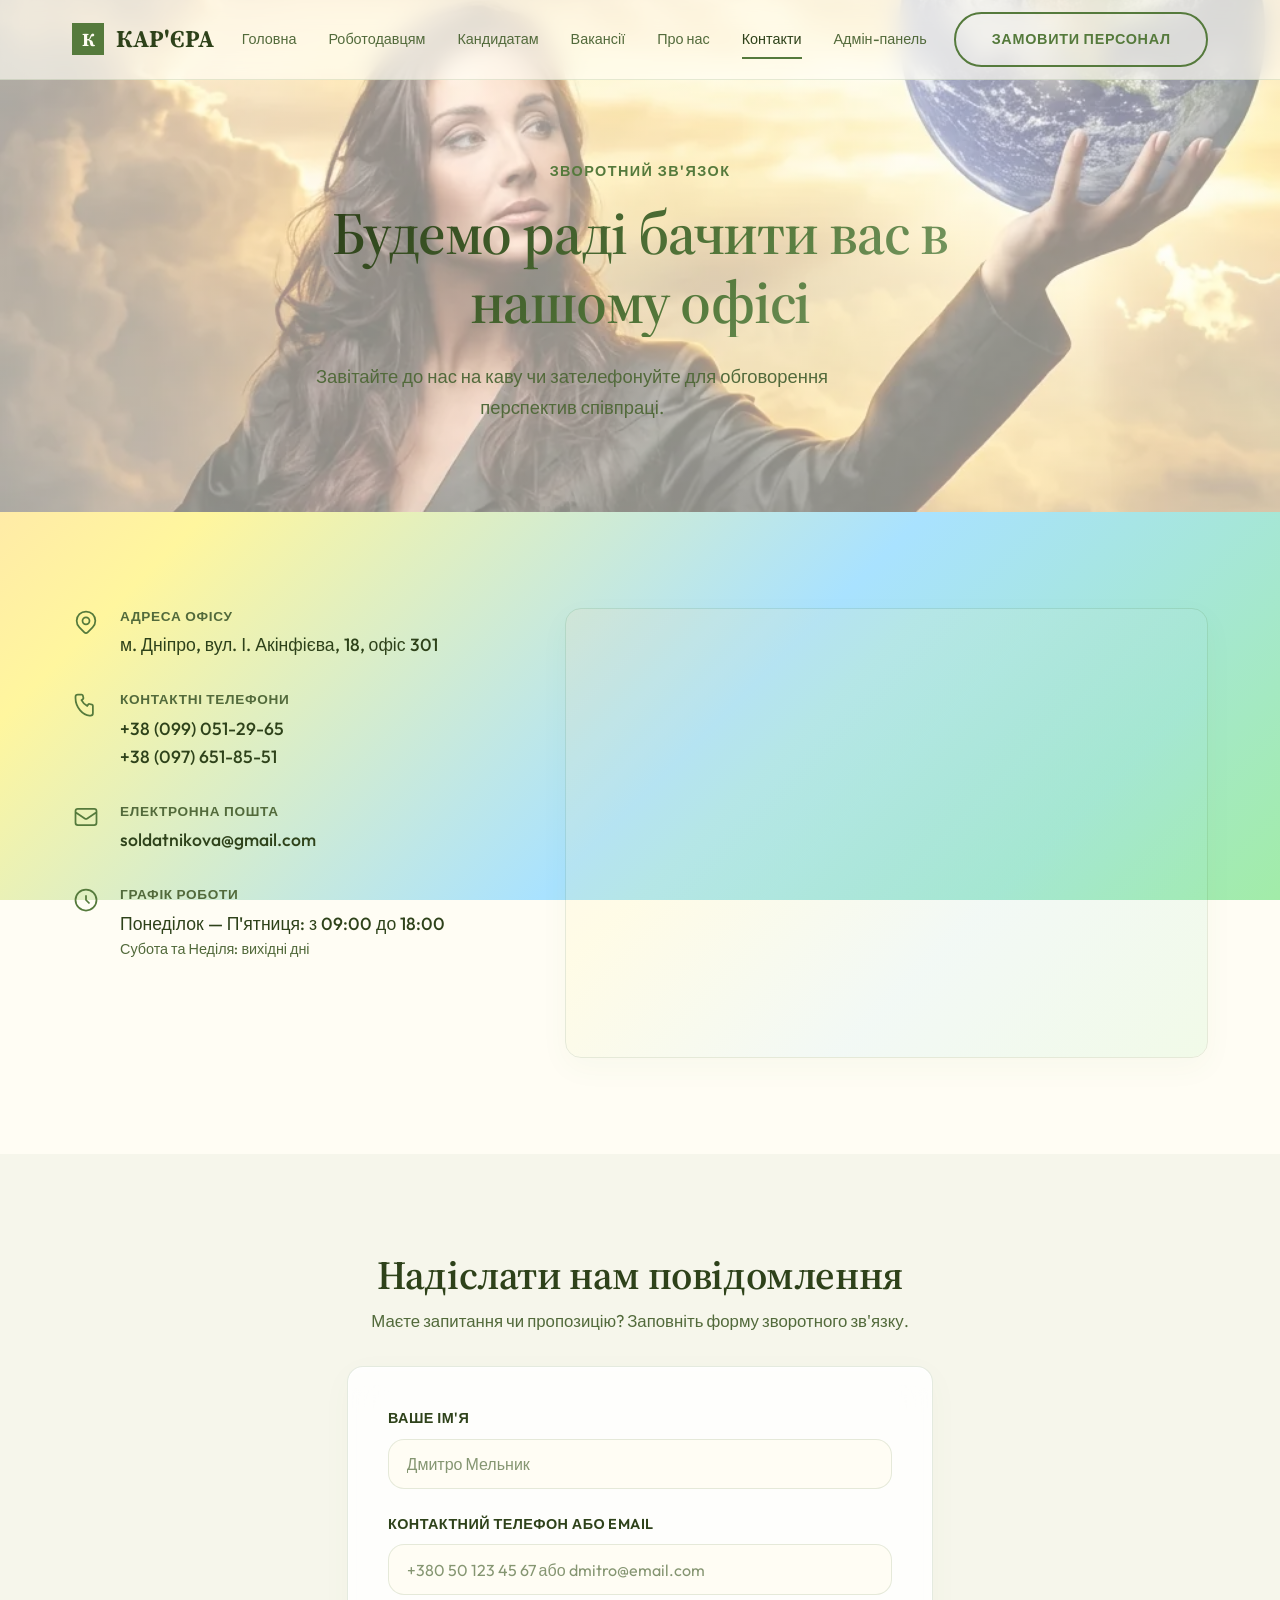
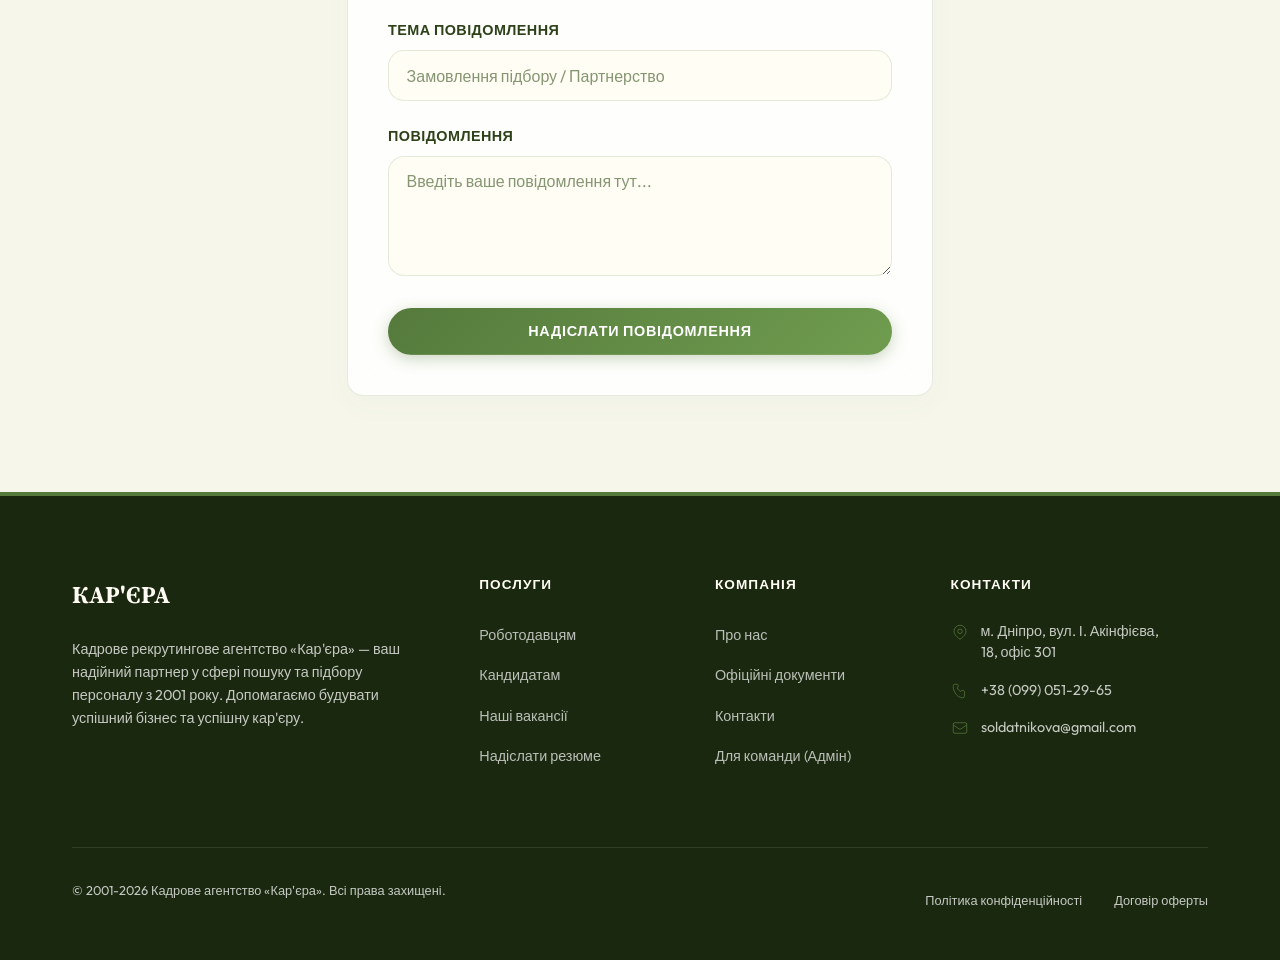
<file: contacts.html>
<!DOCTYPE html>
<html lang="uk">
<head>
  <meta charset="UTF-8">
  <meta name="color-scheme" content="light">
  <meta name="viewport" content="width=device-width, initial-scale=1.0">
  <title>Контакти | Кадрове агентство «Кар'єра»</title>
  <meta name="description" content="Контакти кадрового агентства Кар'єра у Дніпрі. Адреса, телефони, корпоративна пошта та схема проїзду до нашого офісу на Івана Акінфієва.">
  <link rel="stylesheet" href="styles/base.css?v=24">
  <link rel="stylesheet" href="styles/layout.css?v=24">
  <link rel="stylesheet" href="styles/components.css?v=24">
  <link rel="stylesheet" href="styles/pages.css?v=24">
  <!-- Preconnect and Preload for Performance -->
  <link rel="preconnect" href="https://fonts.googleapis.com">
  <link rel="preconnect" href="https://fonts.gstatic.com" crossorigin>
  <link rel="stylesheet" href="https://fonts.googleapis.com/css2?family=Outfit:wght@300;400;500;600;700;800&family=Source+Serif+4:ital,opsz,wght@0,8..60,300;0,8..60,400;0,8..60,500;0,8..60,600;0,8..60,700;1,8..60,400&display=swap">
  <link rel="preload" as="image" href="assets/images/contacts_hero.webp" fetchpriority="high">
</head>
<body>

  <!-- HEADER -->
  <header class="header">
    <div class="container">
      <a href="index.html" class="logo">
        <div class="logo-icon">К</div>
        <span>КАР'ЄРА</span>
      </a>
      <nav class="nav-menu">
        <a href="index.html" class="nav-link">Головна</a>
        <a href="employers.html" class="nav-link">Роботодавцям</a>
        <a href="candidates.html" class="nav-link">Кандидатам</a>
        <a href="vacancies.html" class="nav-link">Вакансії</a>
        <a href="about.html" class="nav-link">Про нас</a>
        <a href="contacts.html" class="nav-link active">Контакти</a>
        <a href="admin.html" class="nav-link">Адмін-панель</a>
      </nav>
      <div class="header-cta">
        <a href="employers.html#order-form" class="btn btn-secondary">Замовити персонал</a>
      </div>
      <button class="hamburger" aria-label="Відкрити меню">
        <span class="hamburger-box">
          <span class="hamburger-inner"></span>
        </span>
      </button>
    </div>
  </header>

  <!-- MOBILE NAVIGATION OVERLAY -->
  <div class="mobile-nav">
    <ul class="mobile-menu">
      <li><a href="index.html" class="nav-link">Головна</a></li>
      <li><a href="employers.html" class="nav-link">Роботодавцям</a></li>
      <li><a href="candidates.html" class="nav-link">Кандидатам</a></li>
      <li><a href="vacancies.html" class="nav-link">Вакансії</a></li>
      <li><a href="about.html" class="nav-link">Про нас</a></li>
      <li><a href="contacts.html" class="nav-link active">Контакти</a></li>
      <li><a href="admin.html" class="nav-link">Адмін-панель</a></li>
    </ul>
    <a href="employers.html#order-form" class="btn btn-primary">Замовити персонал</a>
  </div>

  <main id="main-content">

  <!-- HERO HEADER -->
  <section class="hero hero-alt hero-contacts" style="padding-bottom: 3rem;">
    <div class="container text-center" style="max-width: 800px;">
      <span class="hero-tagline">Зворотний зв'язок</span>
      <h1 class="hero-title">Будемо раді бачити вас в нашому офісі</h1>
      <p class="hero-desc lead">Завітайте до нас на каву чи зателефонуйте для обговорення перспектив співпраці.</p>
    </div>
  </section>

  <!-- CONTACT LAYOUT SECTION -->
  <section class="section">
    <div class="container">
      <div class="contact-layout reveal">
        
        <!-- Contact Details -->
        <div class="contact-info-block">
          
          <div class="contact-item-detail">
            <div class="contact-item-detail-icon">
              <svg fill="none" stroke="currentColor" viewBox="0 0 24 24"><path d="M17.657 16.657L13.414 20.9a1.998 1.998 0 01-2.827 0l-4.244-4.243a8 8 0 1111.314 0z"/><circle cx="12" cy="11" r="3"/></svg>
            </div>
            <div>
              <h4>Адреса офісу</h4>
              <p>м. Дніпро, вул. І. Акінфієва, 18, офіс 301 (3-й поверх)</p>
            </div>
          </div>

          <div class="contact-item-detail">
            <div class="contact-item-detail-icon">
              <svg fill="none" stroke="currentColor" viewBox="0 0 24 24"><path d="M3 5a2 2 0 012-2h3.28a1 1 0 01.94.725l.548 2.2a1 1 0 01-.321.988l-1.305.98a10.582 10.582 0 004.872 4.872l.98-1.305a1 1 0 01.988-.321l2.2.548a1 1 0 01.725.94V19a2 2 0 01-2 2h-1C9.716 21 3 14.284 3 6V5z"/></svg>
            </div>
            <div>
              <h4>Контактні телефони</h4>
              <p><a href="tel:+380990512965">+38 (099) 051-29-65</a></p>
              <p><a href="tel:+380976518551">+38 (097) 651-85-51</a></p>
            </div>
          </div>

          <div class="contact-item-detail">
            <div class="contact-item-detail-icon">
              <svg fill="none" stroke="currentColor" viewBox="0 0 24 24"><path d="M3 8l7.89 5.26a2 2 0 002.22 0L21 8M5 19h14a2 2 0 002-2V7a2 2 0 00-2-2H5a2 2 0 00-2 2v10a2 2 0 002 2z"/></svg>
            </div>
            <div>
              <h4>Електронна пошта</h4>
              <p><a href="mailto:soldatnikova@gmail.com">soldatnikova@gmail.com</a></p>
            </div>
          </div>

          <div class="contact-item-detail">
            <div class="contact-item-detail-icon">
              <svg fill="none" stroke="currentColor" viewBox="0 0 24 24"><path d="M12 8v4l3 3m6-3a9 9 0 11-18 0 9 9 0 0118 0z"/></svg>
            </div>
            <div>
              <h4>Графік роботи</h4>
              <p>Понеділок — П'ятниця: з 09:00 до 18:00</p>
              <p style="font-size: 0.9rem; color: var(--color-text-muted);">Субота та Неділя: вихідні дні</p>
            </div>
          </div>

        </div>

        <!-- Google Map with Custom Gradient Overlay -->
        <div class="contact-map-wrapper">
          <iframe 
            class="google-map-iframe" 
            src="https://maps.google.com/maps?q=вулиця%20Івана%20Акінфієва,%2018,%20Дніпро&t=&z=17&ie=UTF8&iwloc=&output=embed" 
            allowfullscreen="" 
            loading="lazy" 
            referrerpolicy="no-referrer-when-downgrade">
          </iframe>
          <div class="contact-map-overlay"></div>
        </div>

      </div>
    </div>
  </section>

  <!-- FEEDBACK FORM -->
  <section class="section section-alt">
    <div class="container" style="max-width: 650px;">
      <div class="text-center mb-4">
        <h2 style="margin-bottom: 0.5rem;">Надіслати нам повідомлення</h2>
        <p class="text-muted">Маєте запитання чи пропозицію? Заповніть форму зворотного зв'язку.</p>
      </div>
      <form class="card reveal">
        <div class="form-group">
          <label class="form-label" for="feedback-name">Ваше ім'я</label>
          <input type="text" id="feedback-name" class="form-control" placeholder="Дмитро Мельник" required>
        </div>
        <div class="form-group">
          <label class="form-label" for="feedback-contact">Контактний телефон або Email</label>
          <input type="text" id="feedback-contact" class="form-control" placeholder="+380 50 123 45 67 або dmitro@email.com" required>
        </div>
        <div class="form-group">
          <label class="form-label" for="feedback-subject">Тема повідомлення</label>
          <input type="text" id="feedback-subject" class="form-control" placeholder="Замовлення підбору / Партнерство" required>
        </div>
        <div class="form-group">
          <label class="form-label" for="feedback-message">Повідомлення</label>
          <textarea id="feedback-message" class="form-control" placeholder="Введіть ваше повідомлення тут..." required></textarea>
        </div>
        <button type="submit" class="btn btn-primary" style="width: 100%;">Надіслати повідомлення</button>
      </form>
    </div>
  </section>

  </main>

  <!-- FOOTER -->
  <footer class="footer">
    <div class="container">
      <div class="footer-grid">
        <div class="footer-brand">
          <div class="footer-logo">КАР'ЄРА</div>
          <p class="footer-desc">Кадрове рекрутингове агентство «Кар'єра» — ваш надійний партнер у сфері пошуку та підбору персоналу з 2001 року. Допомагаємо будувати успішний бізнес та успішну кар'єру.</p>
        </div>
        <div>
          <h3 class="footer-heading">Послуги</h3>
          <ul class="footer-links">
            <li><a href="employers.html">Роботодавцям</a></li>
            <li><a href="candidates.html">Кандидатам</a></li>
            <li><a href="vacancies.html">Наші вакансії</a></li>
            <li><a href="resume.html">Надіслати резюме</a></li>
          </ul>
        </div>
        <div>
          <h3 class="footer-heading">Компанія</h3>
          <ul class="footer-links">
            <li><a href="about.html">Про нас</a></li>
            <li><a href="documents.html">Офіційні документи</a></li>
            <li><a href="contacts.html">Контакти</a></li>
            <li><a href="admin.html">Для команди (Адмін)</a></li>
          </ul>
        </div>
        <div>
          <h3 class="footer-heading">Контакти</h3>
          <ul class="footer-contact">
            <li>
              <svg fill="none" stroke="currentColor" viewBox="0 0 24 24"><path d="M17.657 16.657L13.414 20.9a1.998 1.998 0 01-2.827 0l-4.244-4.243a8 8 0 1111.314 0z"/><path d="M15 11a3 3 0 11-6 0 3 3 0 016 0z"/></svg>
              <span>м. Дніпро,<br>вул. І. Акінфієва, 18, офіс 301</span>
            </li>
            <li>
              <svg fill="none" stroke="currentColor" viewBox="0 0 24 24"><path d="M3 5a2 2 0 012-2h3.28a1 1 0 01.94.725l.548 2.2a1 1 0 01-.321.988l-1.305.98a10.582 10.582 0 004.872 4.872l.98-1.305a1 1 0 01.988-.321l2.2.548a1 1 0 01.725.94V19a2 2 0 01-2 2h-1C9.716 21 3 14.284 3 6V5z"/></svg>
              <a href="tel:+380990512965">+38 (099) 051-29-65</a>
            </li>
            <li>
              <svg fill="none" stroke="currentColor" viewBox="0 0 24 24"><path d="M3 8l7.89 5.26a2 2 0 002.22 0L21 8M5 19h14a2 2 0 002-2V7a2 2 0 00-2-2H5a2 2 0 00-2 2v10a2 2 0 002 2z"/></svg>
              <a href="mailto:soldatnikova@gmail.com">soldatnikova@gmail.com</a>
            </li>
          </ul>
        </div>
      </div>
      
      <div class="footer-bottom">
        <p>&copy; 2001-2026 Кадрове агентство «Кар'єра». Всі права захищені.</p>
        <div class="footer-bottom-links">
          <a href="documents.html">Політика конфіденційності</a>
          <a href="documents.html">Договір оферты</a>
        </div>
      </div>
    </div>
  </footer>

  <script src="scripts/main.js" defer></script>
</body>
</html>
</file>
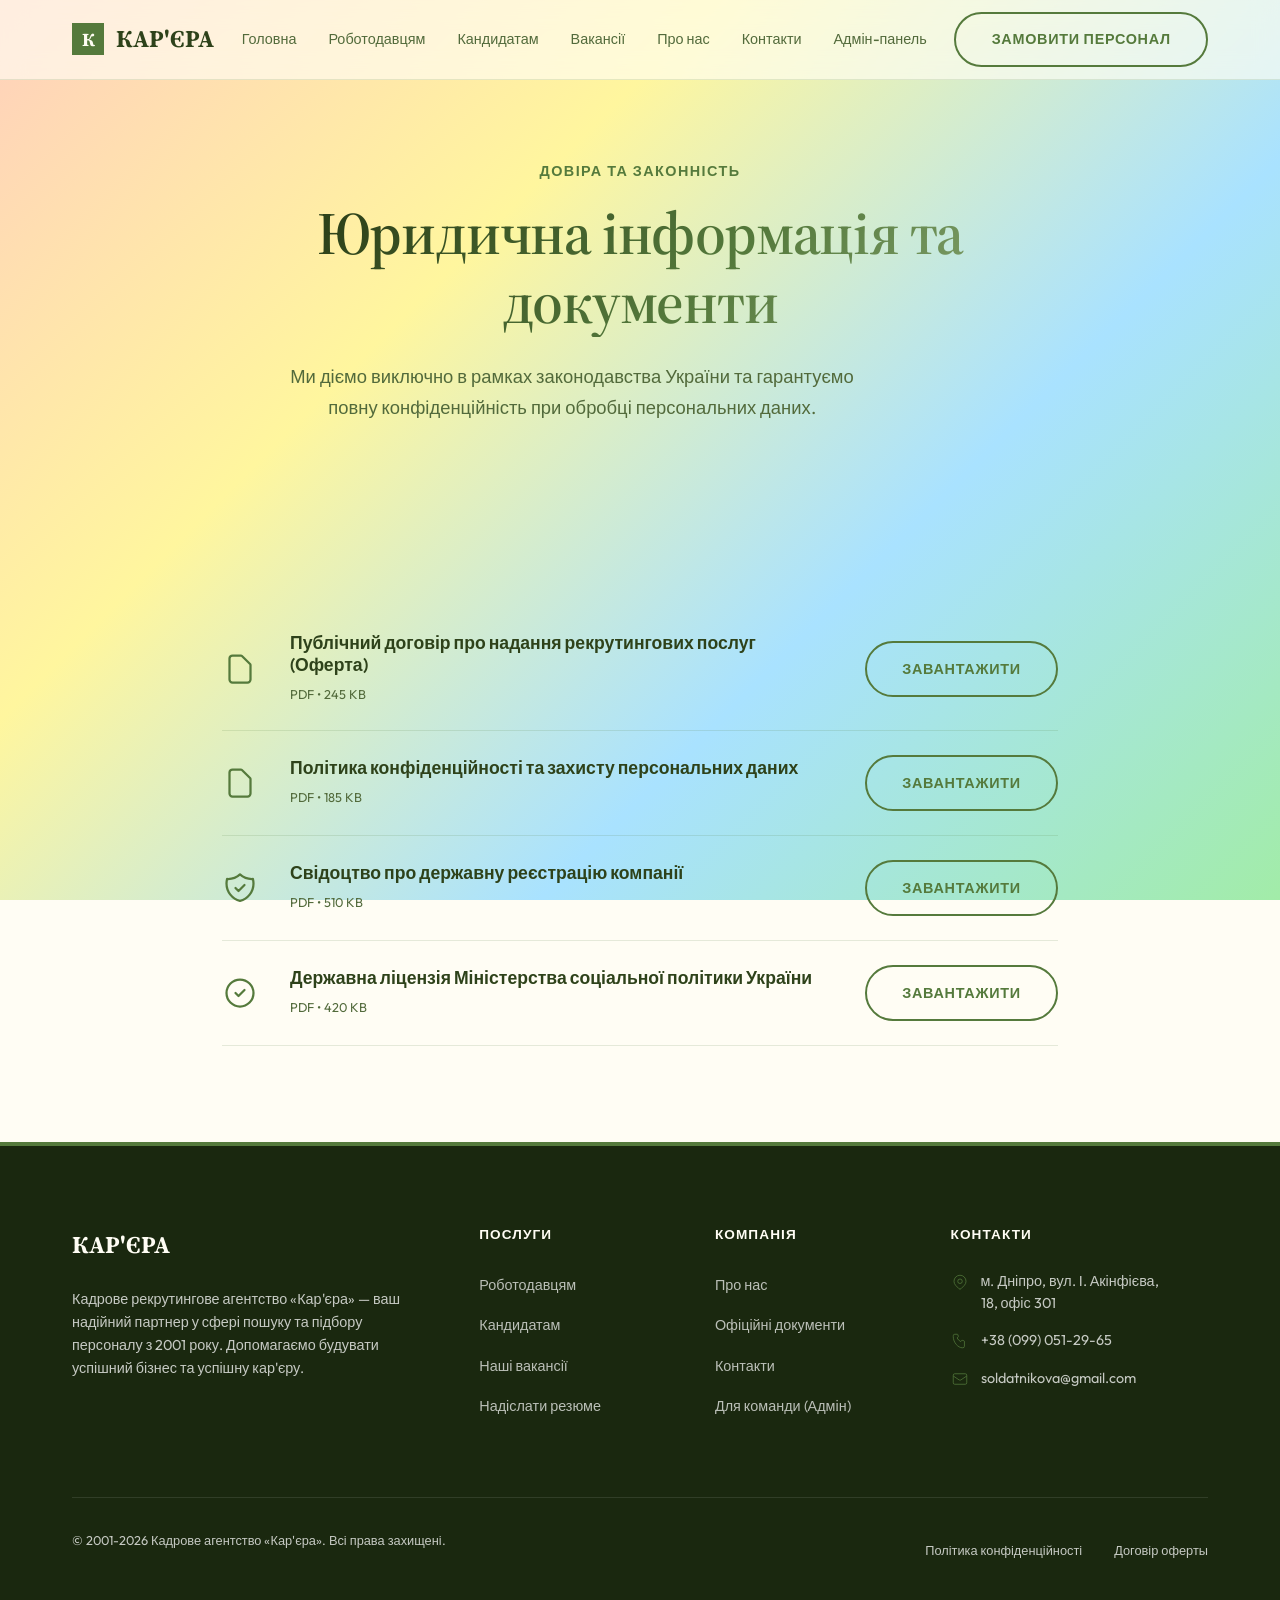
<file: documents.html>
<!DOCTYPE html>
<html lang="uk">
<head>
  <meta charset="UTF-8">
  <meta name="color-scheme" content="light">
  <meta name="viewport" content="width=device-width, initial-scale=1.0">
  <title>Офіційні документи | Кадрове агентство «Кар'єра»</title>
  <meta name="description" content="Офіційні документи, ліцензії, публічна оферта та політика конфіденційності рекрутингового кадрового агентства Кар'єра.">
  <link rel="stylesheet" href="styles/base.css?v=24">
  <link rel="stylesheet" href="styles/layout.css?v=24">
  <link rel="stylesheet" href="styles/components.css?v=24">
  <link rel="stylesheet" href="styles/pages.css?v=24">
  <!-- Preconnect and Preload for Performance -->
  <link rel="preconnect" href="https://fonts.googleapis.com">
  <link rel="preconnect" href="https://fonts.gstatic.com" crossorigin>
  <link rel="stylesheet" href="https://fonts.googleapis.com/css2?family=Outfit:wght@300;400;500;600;700;800&family=Source+Serif+4:ital,opsz,wght@0,8..60,300;0,8..60,400;0,8..60,500;0,8..60,600;0,8..60,700;1,8..60,400&display=swap">
</head>
<body>

  <!-- HEADER -->
  <header class="header">
    <div class="container">
      <a href="index.html" class="logo">
        <div class="logo-icon">К</div>
        <span>КАР'ЄРА</span>
      </a>
      <nav class="nav-menu">
        <a href="index.html" class="nav-link">Головна</a>
        <a href="employers.html" class="nav-link">Роботодавцям</a>
        <a href="candidates.html" class="nav-link">Кандидатам</a>
        <a href="vacancies.html" class="nav-link">Вакансії</a>
        <a href="about.html" class="nav-link">Про нас</a>
        <a href="contacts.html" class="nav-link">Контакти</a>
        <a href="admin.html" class="nav-link">Адмін-панель</a>
      </nav>
      <div class="header-cta">
        <a href="employers.html#order-form" class="btn btn-secondary">Замовити персонал</a>
      </div>
      <button class="hamburger" aria-label="Відкрити меню">
        <span class="hamburger-box">
          <span class="hamburger-inner"></span>
        </span>
      </button>
    </div>
  </header>

  <!-- MOBILE NAVIGATION OVERLAY -->
  <div class="mobile-nav">
    <ul class="mobile-menu">
      <li><a href="index.html" class="nav-link">Головна</a></li>
      <li><a href="employers.html" class="nav-link">Роботодавцям</a></li>
      <li><a href="candidates.html" class="nav-link">Кандидатам</a></li>
      <li><a href="vacancies.html" class="nav-link">Вакансії</a></li>
      <li><a href="about.html" class="nav-link">Про нас</a></li>
      <li><a href="contacts.html" class="nav-link">Контакти</a></li>
      <li><a href="admin.html" class="nav-link">Адмін-панель</a></li>
    </ul>
    <a href="employers.html#order-form" class="btn btn-primary">Замовити персонал</a>
  </div>

  <main id="main-content">

  <!-- HERO SECTION -->
  <section class="hero hero-alt" style="padding-bottom: 3rem;">
    <div class="container text-center" style="max-width: 800px;">
      <span class="hero-tagline">Довіра та Законність</span>
      <h1 class="hero-title">Юридична інформація та документи</h1>
      <p class="hero-desc lead">Ми діємо виключно в рамках законодавства України та гарантуємо повну конфіденційність при обробці персональних даних.</p>
    </div>
  </section>

  <!-- DOCUMENTS LIST SECTION -->
  <section class="section">
    <div class="container" style="max-width: 900px;">
      <div class="reveal">
        
        <!-- Doc 1 -->
        <div class="document-row">
          <div class="document-icon">
            <svg fill="none" stroke="currentColor" viewBox="0 0 24 24"><path d="M7 21h10a2 2 0 002-2V9.414a1 1 0 00-.293-.707l-5.414-5.414A1 1 0 0012.586 3H7a2 2 0 00-2 2v14a2 2 0 002 2z" stroke-linecap="round" stroke-linejoin="round"/></svg>
          </div>
          <div class="document-info">
            <h3>Публічний договір про надання рекрутингових послуг (Оферта)</h3>
            <span class="document-size">PDF • 245 KB</span>
          </div>
          <div class="document-action">
            <a href="#" class="btn btn-secondary btn-download-mock">Завантажити</a>
          </div>
        </div>

        <!-- Doc 2 -->
        <div class="document-row">
          <div class="document-icon">
            <svg fill="none" stroke="currentColor" viewBox="0 0 24 24"><path d="M7 21h10a2 2 0 002-2V9.414a1 1 0 00-.293-.707l-5.414-5.414A1 1 0 0012.586 3H7a2 2 0 00-2 2v14a2 2 0 002 2z" stroke-linecap="round" stroke-linejoin="round"/></svg>
          </div>
          <div class="document-info">
            <h3>Політика конфіденційності та захисту персональних даних</h3>
            <span class="document-size">PDF • 185 KB</span>
          </div>
          <div class="document-action">
            <a href="#" class="btn btn-secondary btn-download-mock">Завантажити</a>
          </div>
        </div>

        <!-- Doc 3 -->
        <div class="document-row">
          <div class="document-icon">
            <svg fill="none" stroke="currentColor" viewBox="0 0 24 24"><path d="M9 12l2 2 4-4m5.618-4.016A11.955 11.955 0 0112 2.944a11.955 11.955 0 01-8.618 3.04A12.02 12.02 0 003 9c0 5.591 3.824 10.29 9 11.622 5.176-1.332 9-6.03 9-11.622 0-1.042-.133-2.052-.382-3.016z" stroke-linecap="round" stroke-linejoin="round"/></svg>
          </div>
          <div class="document-info">
            <h3>Свідоцтво про державну реєстрацію компанії</h3>
            <span class="document-size">PDF • 510 KB</span>
          </div>
          <div class="document-action">
            <a href="#" class="btn btn-secondary btn-download-mock">Завантажити</a>
          </div>
        </div>

        <!-- Doc 4 -->
        <div class="document-row">
          <div class="document-icon">
            <svg fill="none" stroke="currentColor" viewBox="0 0 24 24"><path d="M9 12l2 2 4-4m6 2a9 9 0 11-18 0 9 9 0 0118 0z" stroke-linecap="round" stroke-linejoin="round"/></svg>
          </div>
          <div class="document-info">
            <h3>Державна ліцензія Міністерства соціальної політики України</h3>
            <span class="document-size">PDF • 420 KB</span>
          </div>
          <div class="document-action">
            <a href="#" class="btn btn-secondary btn-download-mock">Завантажити</a>
          </div>
        </div>

      </div>
    </div>
  </section>

  </main>

  <!-- FOOTER -->
  <footer class="footer">
    <div class="container">
      <div class="footer-grid">
        <div class="footer-brand">
          <div class="footer-logo">КАР'ЄРА</div>
          <p class="footer-desc">Кадрове рекрутингове агентство «Кар'єра» — ваш надійний партнер у сфері пошуку та підбору персоналу з 2001 року. Допомагаємо будувати успішний бізнес та успішну кар'єру.</p>
        </div>
        <div>
          <h3 class="footer-heading">Послуги</h3>
          <ul class="footer-links">
            <li><a href="employers.html">Роботодавцям</a></li>
            <li><a href="candidates.html">Кандидатам</a></li>
            <li><a href="vacancies.html">Наші вакансії</a></li>
            <li><a href="resume.html">Надіслати резюме</a></li>
          </ul>
        </div>
        <div>
          <h3 class="footer-heading">Компанія</h3>
          <ul class="footer-links">
            <li><a href="about.html">Про нас</a></li>
            <li><a href="documents.html">Офіційні документи</a></li>
            <li><a href="contacts.html">Контакти</a></li>
            <li><a href="admin.html">Для команди (Адмін)</a></li>
          </ul>
        </div>
        <div>
          <h3 class="footer-heading">Контакти</h3>
          <ul class="footer-contact">
            <li>
              <svg fill="none" stroke="currentColor" viewBox="0 0 24 24"><path d="M17.657 16.657L13.414 20.9a1.998 1.998 0 01-2.827 0l-4.244-4.243a8 8 0 1111.314 0z"/><path d="M15 11a3 3 0 11-6 0 3 3 0 016 0z"/></svg>
              <span>м. Дніпро,<br>вул. І. Акінфієва, 18, офіс 301</span>
            </li>
            <li>
              <svg fill="none" stroke="currentColor" viewBox="0 0 24 24"><path d="M3 5a2 2 0 012-2h3.28a1 1 0 01.94.725l.548 2.2a1 1 0 01-.321.988l-1.305.98a10.582 10.582 0 004.872 4.872l.98-1.305a1 1 0 01.988-.321l2.2.548a1 1 0 01.725.94V19a2 2 0 01-2 2h-1C9.716 21 3 14.284 3 6V5z"/></svg>
              <a href="tel:+380990512965">+38 (099) 051-29-65</a>
            </li>
            <li>
              <svg fill="none" stroke="currentColor" viewBox="0 0 24 24"><path d="M3 8l7.89 5.26a2 2 0 002.22 0L21 8M5 19h14a2 2 0 002-2V7a2 2 0 00-2-2H5a2 2 0 00-2 2v10a2 2 0 002 2z"/></svg>
              <a href="mailto:soldatnikova@gmail.com">soldatnikova@gmail.com</a>
            </li>
          </ul>
        </div>
      </div>
      
      <div class="footer-bottom">
        <p>&copy; 2001-2026 Кадрове агентство «Кар'єра». Всі права захищені.</p>
        <div class="footer-bottom-links">
          <a href="documents.html">Політика конфіденційності</a>
          <a href="documents.html">Договір оферты</a>
        </div>
      </div>
    </div>
  </footer>

  <script src="scripts/main.js" defer></script>
  <script>
    document.addEventListener('DOMContentLoaded', () => {
      // Mock download button interactive state change
      const successModal = document.getElementById('success-modal');
      const downloadBtns = document.querySelectorAll('.btn-download-mock');
      
      downloadBtns.forEach(btn => {
        btn.addEventListener('click', (e) => {
          e.preventDefault();
          if (successModal) {
            successModal.querySelector('.modal-title').textContent = 'Документ завантажується';
            successModal.querySelector('.modal-text').textContent = 'Розпочалося завантаження обраного PDF-файлу на ваш пристрій. Будь ласка, перевірте папку завантажень.';
            successModal.classList.add('is-active');
            document.body.style.overflow = 'hidden';
          }
        });
      });
    });
  </script>
</body>
</html>
</file>
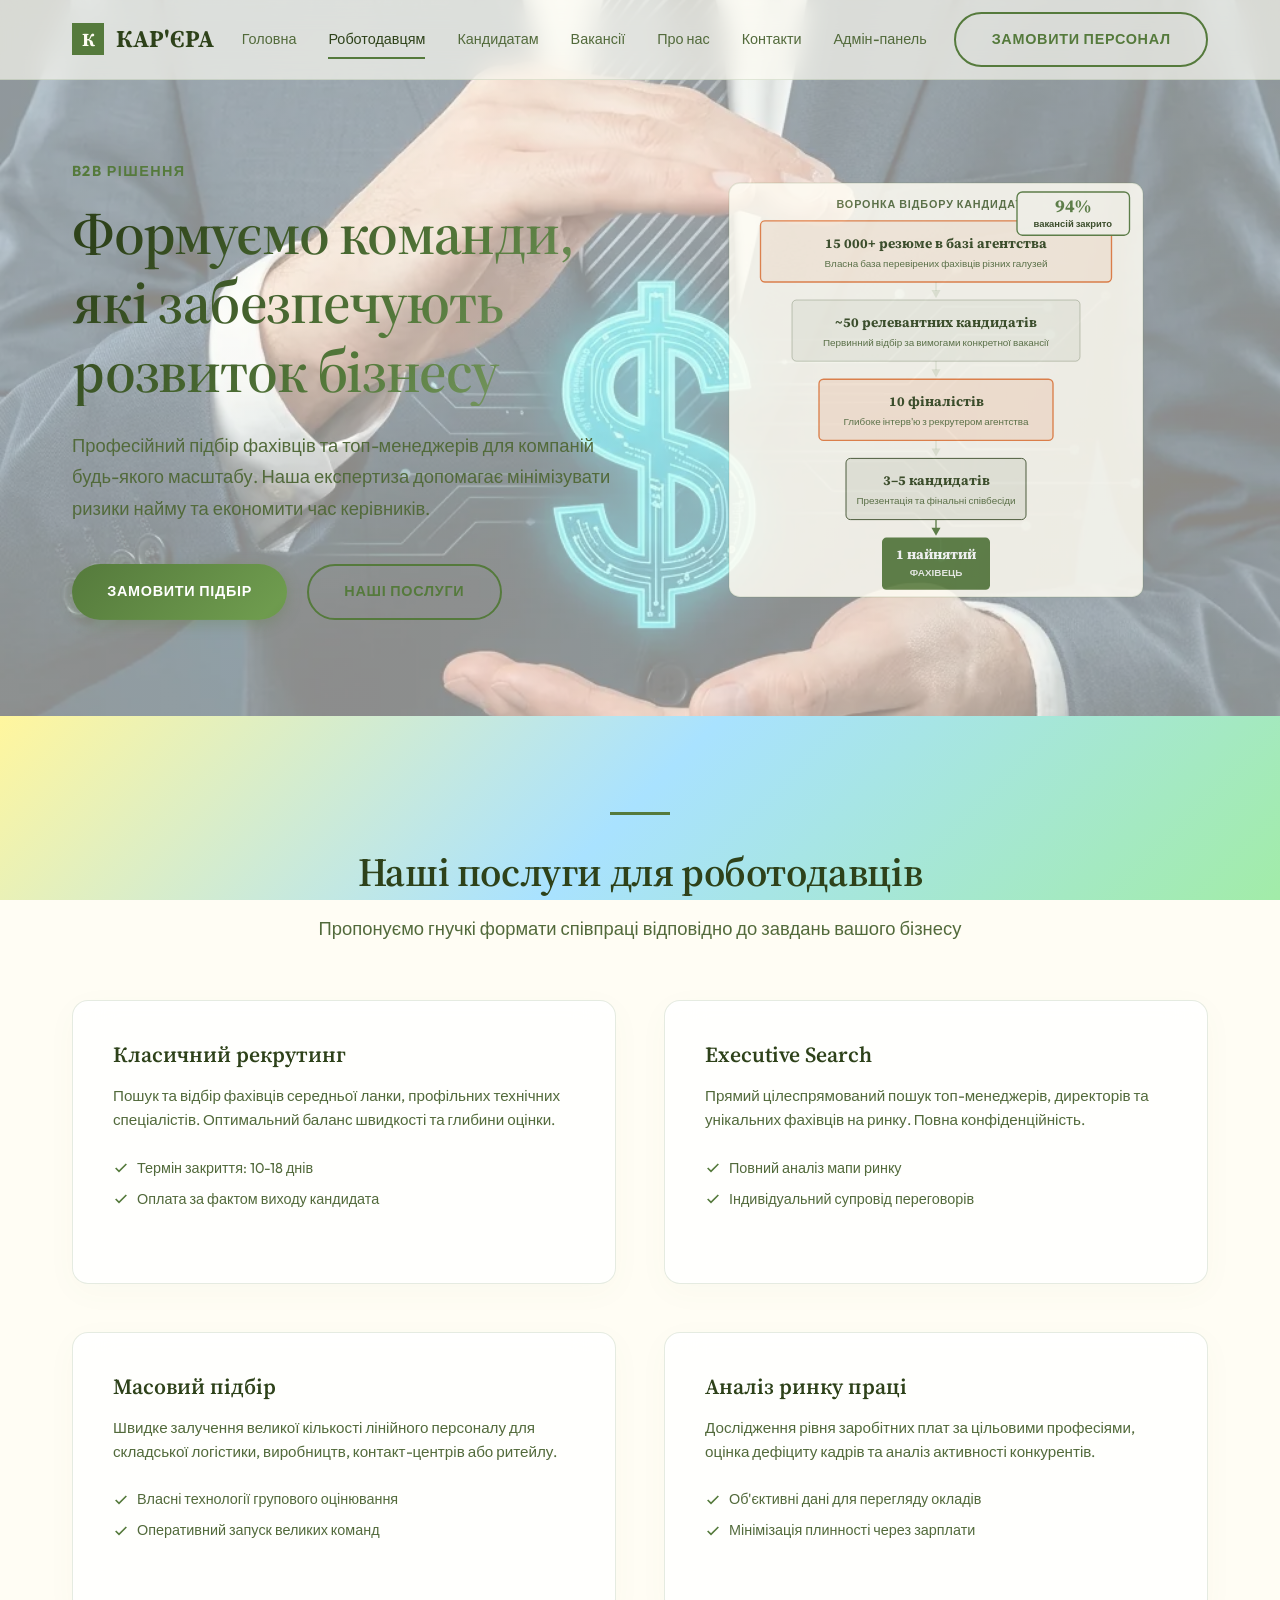
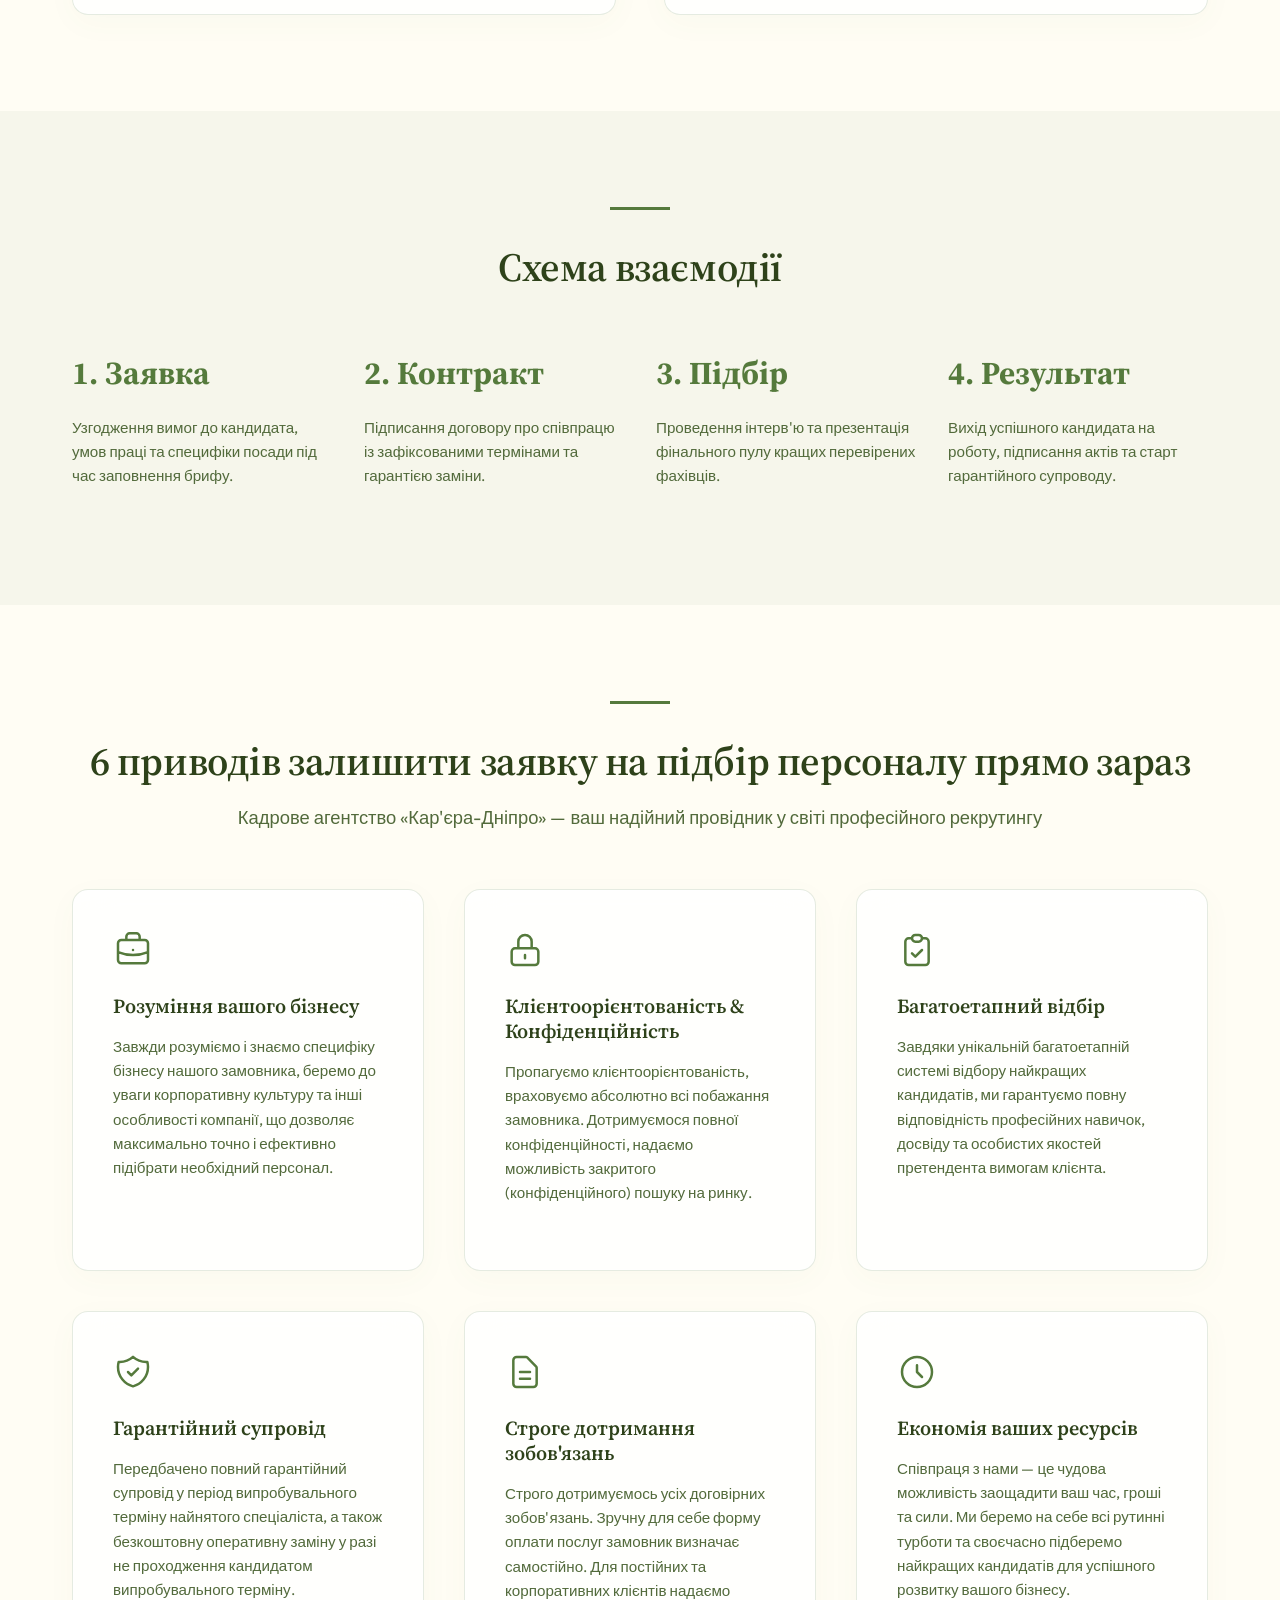
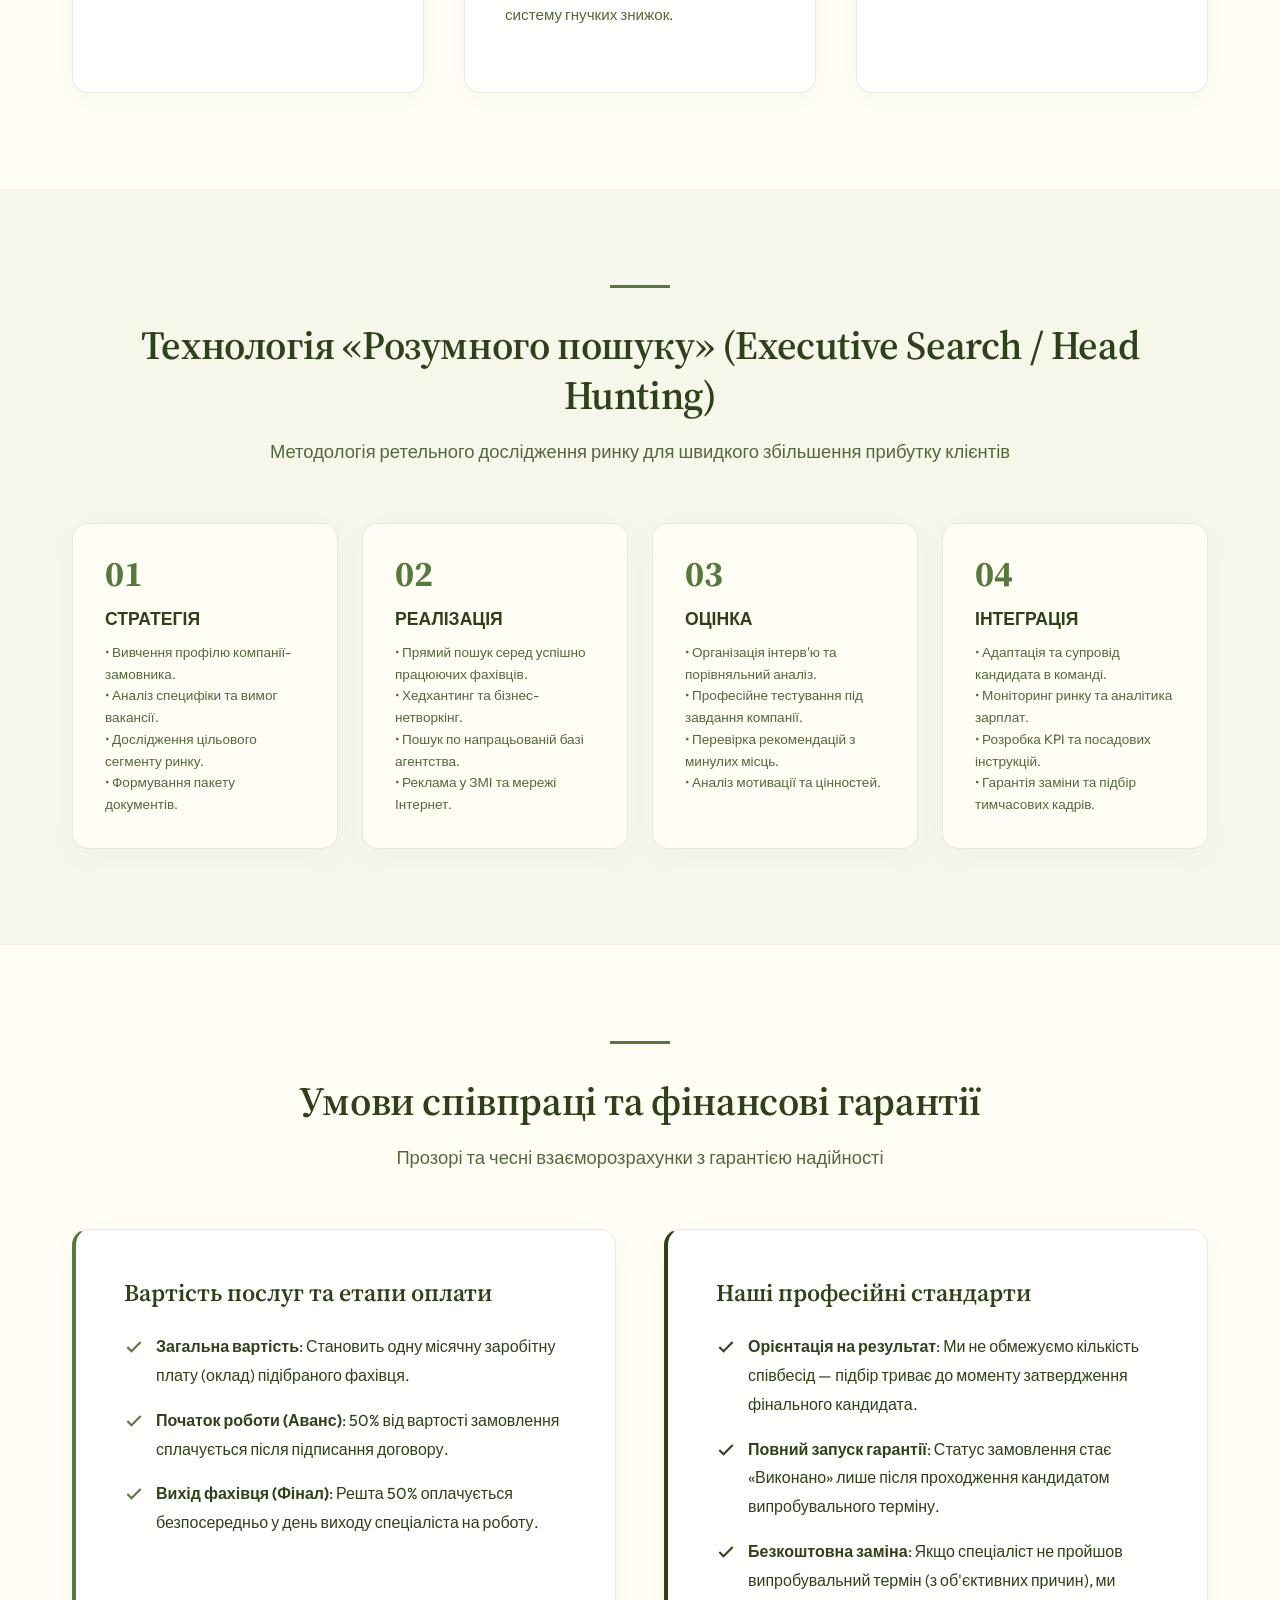
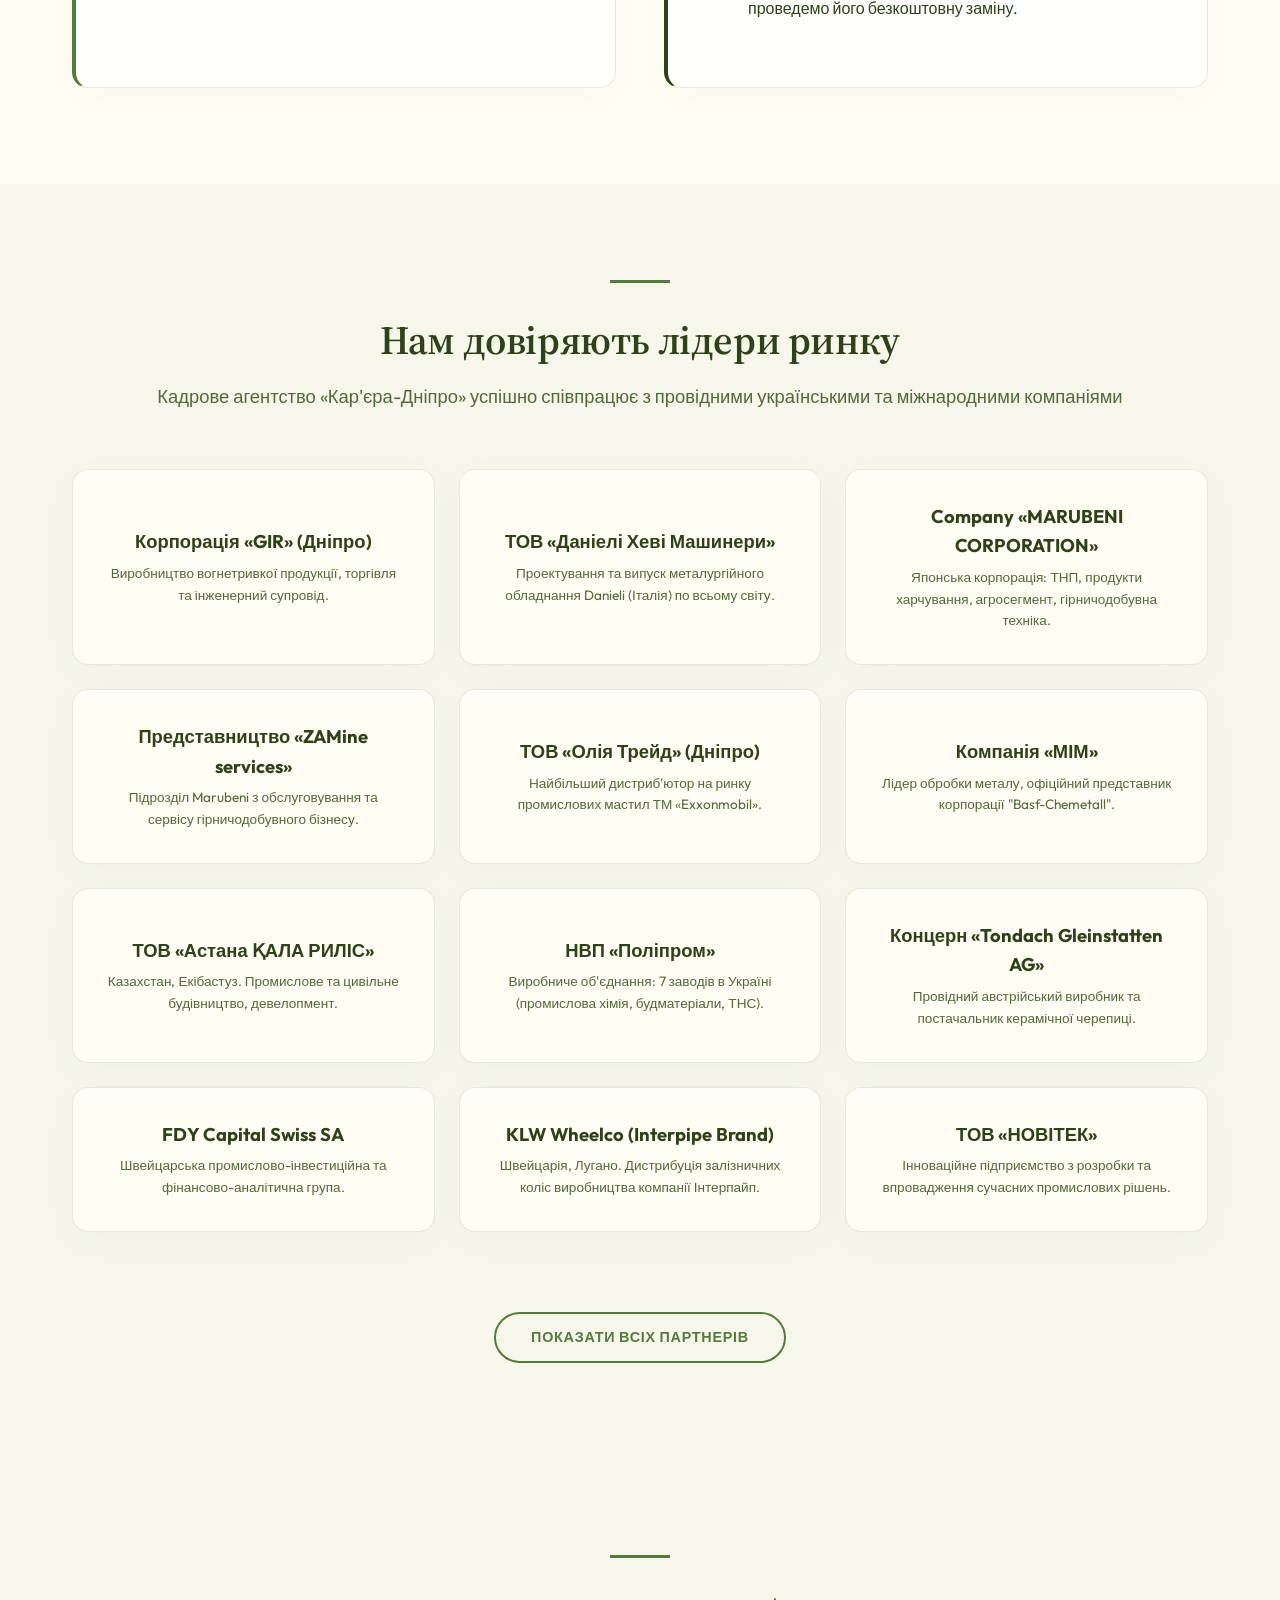
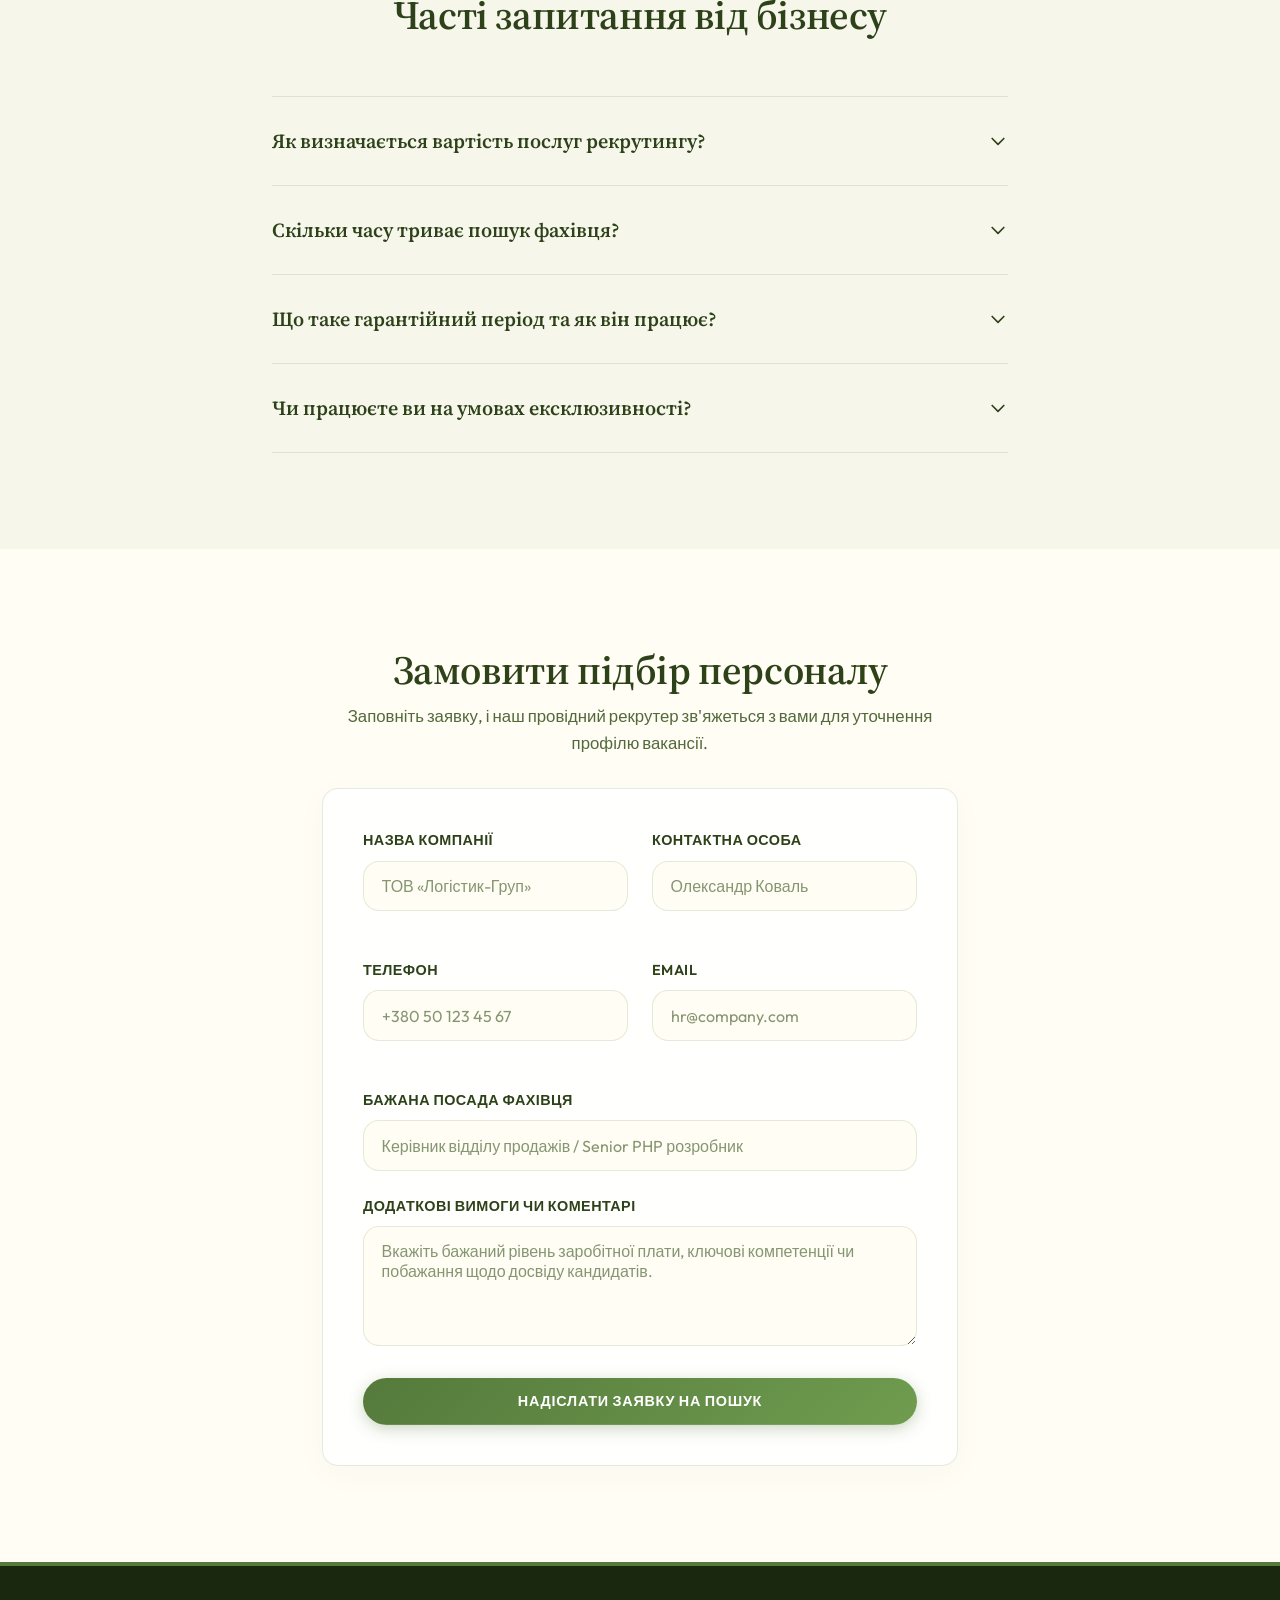
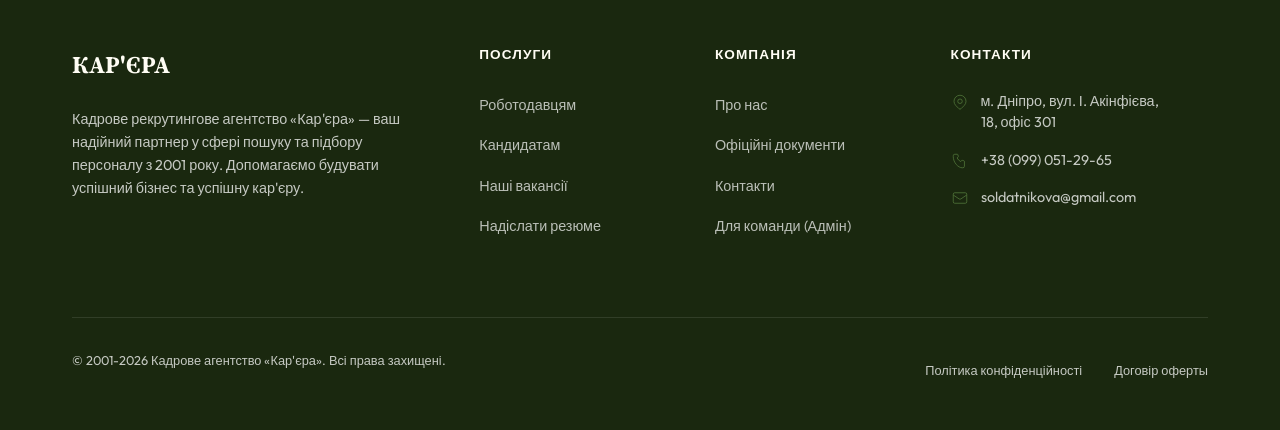
<file: employers.html>
<!DOCTYPE html>
<html lang="uk">
<head>
  <meta charset="UTF-8">
  <meta name="color-scheme" content="light">
  <meta name="viewport" content="width=device-width, initial-scale=1.0">
  <title>Роботодавцям | Кадрове агентство «Кар'єра»</title>
  <meta name="description" content="Услуги підбору персоналу для бізнесу. Рекрутинг, Executive Search, масовий підбір та HR-консалтинг у Дніпрі та по всій Україні від агентства Кар'єра.">
  <link rel="stylesheet" href="styles/base.css?v=24">
  <link rel="stylesheet" href="styles/layout.css?v=24">
  <link rel="stylesheet" href="styles/components.css?v=24">
  <link rel="stylesheet" href="styles/pages.css?v=24">
  <!-- Preconnect and Preload for Performance -->
  <link rel="preconnect" href="https://fonts.googleapis.com">
  <link rel="preconnect" href="https://fonts.gstatic.com" crossorigin>
  <link rel="stylesheet" href="https://fonts.googleapis.com/css2?family=Outfit:wght@300;400;500;600;700;800&family=Source+Serif+4:ital,opsz,wght@0,8..60,300;0,8..60,400;0,8..60,500;0,8..60,600;0,8..60,700;1,8..60,400&display=swap">
  <link rel="preload" as="image" href="assets/images/employers_hero.webp" fetchpriority="high">
</head>
<body>

  <!-- HEADER -->
  <header class="header">
    <div class="container">
      <a href="index.html" class="logo">
        <div class="logo-icon">К</div>
        <span>КАР'ЄРА</span>
      </a>
      <nav class="nav-menu">
        <a href="index.html" class="nav-link">Головна</a>
        <a href="employers.html" class="nav-link active">Роботодавцям</a>
        <a href="candidates.html" class="nav-link">Кандидатам</a>
        <a href="vacancies.html" class="nav-link">Вакансії</a>
        <a href="about.html" class="nav-link">Про нас</a>
        <a href="contacts.html" class="nav-link">Контакти</a>
        <a href="admin.html" class="nav-link">Адмін-панель</a>
      </nav>
      <div class="header-cta">
        <a href="employers.html#order-form" class="btn btn-secondary">Замовити персонал</a>
      </div>
      <button class="hamburger" aria-label="Відкрити меню">
        <span class="hamburger-box">
          <span class="hamburger-inner"></span>
        </span>
      </button>
    </div>
  </header>

  <!-- MOBILE NAVIGATION OVERLAY -->
  <div class="mobile-nav">
    <ul class="mobile-menu">
      <li><a href="index.html" class="nav-link">Головна</a></li>
      <li><a href="employers.html" class="nav-link active">Роботодавцям</a></li>
      <li><a href="candidates.html" class="nav-link">Кандидатам</a></li>
      <li><a href="vacancies.html" class="nav-link">Вакансії</a></li>
      <li><a href="about.html" class="nav-link">Про нас</a></li>
      <li><a href="contacts.html" class="nav-link">Контакти</a></li>
      <li><a href="admin.html" class="nav-link">Адмін-панель</a></li>
    </ul>
    <a href="employers.html#order-form" class="btn btn-primary">Замовити персонал</a>
  </div>

  <main id="main-content">

  <!-- HERO SECTION -->
  <section class="hero hero-alt hero-employers">
    <div class="container grid-2">
      <div class="hero-content reveal">
        <span class="hero-tagline">B2B Рішення</span>
        <h1 class="hero-title">Формуємо команди, які забезпечують розвиток бізнесу</h1>
        <p class="hero-desc lead">Професійний підбір фахівців та топ-менеджерів для компаній будь-якого масштабу. Наша експертиза допомагає мінімізувати ризики найму та економити час керівників.</p>
        <div class="hero-actions">
          <a href="#order-form" class="btn btn-primary">Замовити підбір</a>
          <a href="#services" class="btn btn-secondary">Наші послуги</a>
        </div>
      </div>
      <div class="hero-graphic reveal" style="transition-delay: 0.2s;">
        <!-- Recruitment Funnel: how we narrow from 15,000 candidates to 1 perfect hire -->
        <svg viewBox="0 0 500 500" class="hero-pattern" xmlns="http://www.w3.org/2000/svg">

          <!-- Frame -->
          <rect x="20" y="20" width="460" height="460" rx="12" fill="var(--color-bg)" stroke="var(--color-border)" stroke-width="1.5"/>

          <!-- Title -->
          <text x="250" y="48" font-family="var(--font-sans)" font-size="12" font-weight="800" fill="var(--color-text-muted)" text-anchor="middle" letter-spacing="1">ВОРОНКА ВІДБОРУ КАНДИДАТІВ</text>

          <!-- Stage 1: База агентства (widest) -->
          <rect x="55" y="62" width="390" height="68" rx="5" fill="#E87C3F" fill-opacity="0.10" stroke="#E87C3F" stroke-width="1.5"/>
          <text x="250" y="92" font-family="var(--font-serif)" font-size="15" font-weight="700" fill="var(--color-primary)" text-anchor="middle">15 000+ резюме в базі агентства</text>
          <text x="250" y="113" font-family="var(--font-sans)" font-size="11" fill="var(--color-text-muted)" text-anchor="middle">Власна база перевірених фахівців різних галузей</text>

          <!-- Connector arrow 1→2 -->
          <line x1="250" y1="130" x2="250" y2="140" stroke="var(--color-border)" stroke-width="1.5"/>
          <polygon points="245,139 250,148 255,139" fill="var(--color-border)"/>

          <!-- Stage 2: Первинний відбір -->
          <rect x="90" y="150" width="320" height="68" rx="5" fill="var(--color-primary)" fill-opacity="0.06" stroke="var(--color-primary)" stroke-width="1" stroke-opacity="0.3"/>
          <text x="250" y="180" font-family="var(--font-serif)" font-size="15" font-weight="700" fill="var(--color-primary)" text-anchor="middle">~50 релевантних кандидатів</text>
          <text x="250" y="201" font-family="var(--font-sans)" font-size="11" fill="var(--color-text-muted)" text-anchor="middle">Первинний відбір за вимогами конкретної вакансії</text>

          <!-- Connector arrow 2→3 -->
          <line x1="250" y1="218" x2="250" y2="228" stroke="var(--color-border)" stroke-width="1.5"/>
          <polygon points="245,227 250,236 255,227" fill="var(--color-border)"/>

          <!-- Stage 3: Глибоке інтерв'ю -->
          <rect x="120" y="238" width="260" height="68" rx="5" fill="#E87C3F" fill-opacity="0.16" stroke="#E87C3F" stroke-width="1.5"/>
          <text x="250" y="268" font-family="var(--font-serif)" font-size="15" font-weight="700" fill="var(--color-primary)" text-anchor="middle">10 фіналістів</text>
          <text x="250" y="289" font-family="var(--font-sans)" font-size="11" fill="var(--color-text-muted)" text-anchor="middle">Глибоке інтерв'ю з рекрутером агентства</text>

          <!-- Connector arrow 3→4 -->
          <line x1="250" y1="306" x2="250" y2="316" stroke="var(--color-border)" stroke-width="1.5"/>
          <polygon points="245,315 250,324 255,315" fill="var(--color-border)"/>

          <!-- Stage 4: Презентація замовнику -->
          <rect x="150" y="326" width="200" height="68" rx="5" fill="var(--color-primary)" fill-opacity="0.09" stroke="var(--color-primary)" stroke-width="1"/>
          <text x="250" y="356" font-family="var(--font-serif)" font-size="15" font-weight="700" fill="var(--color-primary)" text-anchor="middle">3–5 кандидатів</text>
          <text x="250" y="377" font-family="var(--font-sans)" font-size="11" fill="var(--color-text-muted)" text-anchor="middle">Презентація та фінальні співбесіди</text>

          <!-- Connector arrow 4→5 (orange = success) -->
          <line x1="250" y1="394" x2="250" y2="404" stroke="var(--color-accent)" stroke-width="1.5"/>
          <polygon points="245,403 250,412 255,403" fill="var(--color-accent)"/>

          <!-- Stage 5: Прийнятий! (narrowest, solid orange) -->
          <rect x="190" y="414" width="120" height="58" rx="5" fill="var(--color-accent)"/>
          <text x="250" y="438" font-family="var(--font-serif)" font-size="15" font-weight="800" fill="white" text-anchor="middle">1 найнятий</text>
          <text x="250" y="457" font-family="var(--font-sans)" font-size="11" font-weight="800" fill="rgba(255,255,255,0.92)" text-anchor="middle">ФАХІВЕЦЬ</text>

          <!-- Success rate badge (top-right) -->
          <rect x="340" y="30" width="125" height="48" rx="6" fill="var(--color-bg)" stroke="var(--color-accent)" stroke-width="1.5"/>
          <text x="402" y="52" font-family="var(--font-serif)" font-size="20" font-weight="700" fill="var(--color-accent)" text-anchor="middle">94%</text>
          <text x="402" y="69" font-family="var(--font-sans)" font-size="10.5" font-weight="600" fill="var(--color-primary)" text-anchor="middle">вакансій закрито</text>
        </svg>
        </svg>
      </div>
    </div>
  </section>

  <!-- SERVICES LIST -->
  <section class="section" id="services">
    <div class="container">
      <div class="decor-line decor-line-center"></div>
      <h2 class="text-center mb-2">Наші послуги для роботодавців</h2>
      <p class="lead text-center mb-6">Пропонуємо гнучкі формати співпраці відповідно до завдань вашого бізнесу</p>
      
      <div class="grid-2">
        <div class="card reveal">
          <h3 class="card-title">Класичний рекрутинг</h3>
          <p class="card-text">Пошук та відбір фахівців середньої ланки, профільних технічних спеціалістів. Оптимальний баланс швидкості та глибини оцінки.</p>
          <ul style="list-style: none; margin-bottom: 1.5rem; font-size: 0.9rem; color: var(--color-text-muted);">
            <li style="margin-bottom: 0.5rem; display: flex; align-items: center; gap: 0.5rem;">
              <svg width="16" height="16" viewBox="0 0 24 24" fill="none" stroke="var(--color-accent)" stroke-width="2.5"><path d="M20 6L9 17L4 12"/></svg> Термін закриття: 10-18 днів
            </li>
            <li style="margin-bottom: 0.5rem; display: flex; align-items: center; gap: 0.5rem;">
              <svg width="16" height="16" viewBox="0 0 24 24" fill="none" stroke="var(--color-accent)" stroke-width="2.5"><path d="M20 6L9 17L4 12"/></svg> Оплата за фактом виходу кандидата
            </li>
          </ul>
        </div>
        
        <div class="card reveal" style="transition-delay: 0.1s;">
          <h3 class="card-title">Executive Search</h3>
          <p class="card-text">Прямий цілеспрямований пошук топ-менеджерів, директорів та унікальних фахівців на ринку. Повна конфіденційність.</p>
          <ul style="list-style: none; margin-bottom: 1.5rem; font-size: 0.9rem; color: var(--color-text-muted);">
            <li style="margin-bottom: 0.5rem; display: flex; align-items: center; gap: 0.5rem;">
              <svg width="16" height="16" viewBox="0 0 24 24" fill="none" stroke="var(--color-accent)" stroke-width="2.5"><path d="M20 6L9 17L4 12"/></svg> Повний аналіз мапи ринку
            </li>
            <li style="margin-bottom: 0.5rem; display: flex; align-items: center; gap: 0.5rem;">
              <svg width="16" height="16" viewBox="0 0 24 24" fill="none" stroke="var(--color-accent)" stroke-width="2.5"><path d="M20 6L9 17L4 12"/></svg> Індивідуальний супровід переговорів
            </li>
          </ul>
        </div>
        
        <div class="card reveal" style="transition-delay: 0.2s;">
          <h3 class="card-title">Масовий підбір</h3>
          <p class="card-text">Швидке залучення великої кількості лінійного персоналу для складської логістики, виробництв, контакт-центрів або ритейлу.</p>
          <ul style="list-style: none; margin-bottom: 1.5rem; font-size: 0.9rem; color: var(--color-text-muted);">
            <li style="margin-bottom: 0.5rem; display: flex; align-items: center; gap: 0.5rem;">
              <svg width="16" height="16" viewBox="0 0 24 24" fill="none" stroke="var(--color-accent)" stroke-width="2.5"><path d="M20 6L9 17L4 12"/></svg> Власні технології групового оцінювання
            </li>
            <li style="margin-bottom: 0.5rem; display: flex; align-items: center; gap: 0.5rem;">
              <svg width="16" height="16" viewBox="0 0 24 24" fill="none" stroke="var(--color-accent)" stroke-width="2.5"><path d="M20 6L9 17L4 12"/></svg> Оперативний запуск великих команд
            </li>
          </ul>
        </div>

        <div class="card reveal" style="transition-delay: 0.3s;">
          <h3 class="card-title">Аналіз ринку праці</h3>
          <p class="card-text">Дослідження рівня заробітних плат за цільовими професіями, оцінка дефіциту кадрів та аналіз активності конкурентів.</p>
          <ul style="list-style: none; margin-bottom: 1.5rem; font-size: 0.9rem; color: var(--color-text-muted);">
            <li style="margin-bottom: 0.5rem; display: flex; align-items: center; gap: 0.5rem;">
              <svg width="16" height="16" viewBox="0 0 24 24" fill="none" stroke="var(--color-accent)" stroke-width="2.5"><path d="M20 6L9 17L4 12"/></svg> Об'єктивні дані для перегляду окладів
            </li>
            <li style="margin-bottom: 0.5rem; display: flex; align-items: center; gap: 0.5rem;">
              <svg width="16" height="16" viewBox="0 0 24 24" fill="none" stroke="var(--color-accent)" stroke-width="2.5"><path d="M20 6L9 17L4 12"/></svg> Мінімізація плинності через зарплати
            </li>
          </ul>
        </div>
      </div>
    </div>
  </section>

  <!-- COOPERATION STEPS -->
  <section class="section section-alt">
    <div class="container">
      <div class="decor-line decor-line-center"></div>
      <h2 class="text-center mb-6">Схема взаємодії</h2>
      <div class="grid-4">
        <div class="reveal">
          <div style="font-family: var(--font-serif); font-size: 2rem; color: var(--color-accent); font-weight: 700; margin-bottom: 1rem;">1. Заявка</div>
          <p style="font-size: 0.95rem; color: var(--color-text-muted);">Узгодження вимог до кандидата, умов праці та специфіки посади під час заповнення брифу.</p>
        </div>
        <div class="reveal" style="transition-delay: 0.1s;">
          <div style="font-family: var(--font-serif); font-size: 2rem; color: var(--color-accent); font-weight: 700; margin-bottom: 1rem;">2. Контракт</div>
          <p style="font-size: 0.95rem; color: var(--color-text-muted);">Підписання договору про співпрацю із зафіксованими термінами та гарантією заміни.</p>
        </div>
        <div class="reveal" style="transition-delay: 0.2s;">
          <div style="font-family: var(--font-serif); font-size: 2rem; color: var(--color-accent); font-weight: 700; margin-bottom: 1rem;">3. Підбір</div>
          <p style="font-size: 0.95rem; color: var(--color-text-muted);">Проведення інтерв'ю та презентація фінального пулу кращих перевірених фахівців.</p>
        </div>
        <div class="reveal" style="transition-delay: 0.3s;">
          <div style="font-family: var(--font-serif); font-size: 2rem; color: var(--color-accent); font-weight: 700; margin-bottom: 1rem;">4. Результат</div>
          <p style="font-size: 0.95rem; color: var(--color-text-muted);">Вихід успішного кандидата на роботу, підписання актів та старт гарантійного супроводу.</p>
        </div>
      </div>
    </div>
  </section>

  <!-- 6 BENEFITS GRID -->
  <section class="section">
    <div class="container">
      <div class="decor-line decor-line-center"></div>
      <h2 class="text-center mb-2">6 приводів залишити заявку на підбір персоналу прямо зараз</h2>
      <p class="lead text-center mb-6">Кадрове агентство «Кар'єра-Дніпро» — ваш надійний провідник у світі професійного рекрутингу</p>
      
      <div class="grid-3">
        <div class="card reveal">
          <div class="card-icon">
            <svg fill="none" stroke="currentColor" viewBox="0 0 24 24"><path stroke-linecap="round" stroke-linejoin="round" stroke-width="1.5" d="M21 13.255A23.931 23.931 0 0112 15c-3.183 0-6.22-.62-9-1.745M16 6V4a2 2 0 00-2-2h-4a2 2 0 00-2 2v2m4 6h.01M5 20h14a2 2 0 002-2V8a2 2 0 00-2-2H5a2 2 0 00-2 2v10a2 2 0 002 2z"/></svg>
          </div>
          <h3 class="card-title" style="font-size: 1.25rem;">Розуміння вашого бізнесу</h3>
          <p class="card-text">Завжди розуміємо і знаємо специфіку бізнесу нашого замовника, беремо до уваги корпоративну культуру та інші особливості компанії, що дозволяє максимально точно і ефективно підібрати необхідний персонал.</p>
        </div>
        
        <div class="card reveal" style="transition-delay: 0.1s;">
          <div class="card-icon">
            <svg fill="none" stroke="currentColor" viewBox="0 0 24 24"><path stroke-linecap="round" stroke-linejoin="round" stroke-width="1.5" d="M12 15v2m-6 4h12a2 2 0 002-2v-6a2 2 0 00-2-2H6a2 2 0 00-2 2v6a2 2 0 002 2zm10-10V7a4 4 0 00-8 0v4h8z"/></svg>
          </div>
          <h3 class="card-title" style="font-size: 1.25rem;">Клієнтоорієнтованість & Конфіденційність</h3>
          <p class="card-text">Пропагуємо клієнтоорієнтованість, враховуємо абсолютно всі побажання замовника. Дотримуємося повної конфіденційності, надаємо можливість закритого (конфіденційного) пошуку на ринку.</p>
        </div>
        
        <div class="card reveal" style="transition-delay: 0.2s;">
          <div class="card-icon">
            <svg fill="none" stroke="currentColor" viewBox="0 0 24 24"><path stroke-linecap="round" stroke-linejoin="round" stroke-width="1.5" d="M9 5H7a2 2 0 00-2 2v12a2 2 0 002 2h10a2 2 0 002-2V7a2 2 0 00-2-2h-2M9 5a2 2 0 002 2h2a2 2 0 002-2M9 5a2 2 0 012-2h2a2 2 0 012 2m-6 9l2 2 4-4"/></svg>
          </div>
          <h3 class="card-title" style="font-size: 1.25rem;">Багатоетапний відбір</h3>
          <p class="card-text">Завдяки унікальній багатоетапній системі відбору найкращих кандидатів, ми гарантуємо повну відповідність професійних навичок, досвіду та особистих якостей претендента вимогам клієнта.</p>
        </div>
        
        <div class="card reveal">
          <div class="card-icon">
            <svg fill="none" stroke="currentColor" viewBox="0 0 24 24"><path stroke-linecap="round" stroke-linejoin="round" stroke-width="1.5" d="M9 12l2 2 4-4m5.618-4.016A11.955 11.955 0 0112 2.944a11.955 11.955 0 01-8.618 3.04A12.02 12.02 0 003 9c0 5.591 3.824 10.29 9 11.622 5.176-1.332 9-6.03 9-11.622 0-1.042-.133-2.052-.382-3.016z"/></svg>
          </div>
          <h3 class="card-title" style="font-size: 1.25rem;">Гарантійний супровід</h3>
          <p class="card-text">Передбачено повний гарантійний супровід у період випробувального терміну найнятого спеціаліста, а також безкоштовну оперативну заміну у разі не проходження кандидатом випробувального терміну.</p>
        </div>
        
        <div class="card reveal" style="transition-delay: 0.1s;">
          <div class="card-icon">
            <svg fill="none" stroke="currentColor" viewBox="0 0 24 24"><path stroke-linecap="round" stroke-linejoin="round" stroke-width="1.5" d="M9 12h6m-6 4h6m2 5H7a2 2 0 01-2-2V5a2 2 0 012-2h5.586a1 1 0 01.707.293l5.414 5.414a1 1 0 01.293.707V19a2 2 0 01-2 2z"/></svg>
          </div>
          <h3 class="card-title" style="font-size: 1.25rem;">Строге дотримання зобов'язань</h3>
          <p class="card-text">Строго дотримуємось усіх договірних зобов'язань. Зручну для себе форму оплати послуг замовник визначає самостійно. Для постійних та корпоративних клієнтів надаємо систему гнучких знижок.</p>
        </div>
        
        <div class="card reveal" style="transition-delay: 0.2s;">
          <div class="card-icon">
            <svg fill="none" stroke="currentColor" viewBox="0 0 24 24"><path stroke-linecap="round" stroke-linejoin="round" stroke-width="1.5" d="M12 8v4l3 3m6-3a9 9 0 11-18 0 9 9 0 0118 0z"/></svg>
          </div>
          <h3 class="card-title" style="font-size: 1.25rem;">Економія ваших ресурсів</h3>
          <p class="card-text">Співпраця з нами — це чудова можливість заощадити ваш час, гроші та сили. Ми беремо на себе всі рутинні турботи та своєчасно підберемо найкращих кандидатів для успішного розвитку вашого бізнесу.</p>
        </div>
      </div>
    </div>
  </section>

  <!-- SMART SEARCH METHODOLOGY (РОЗУМНИЙ ПОШУК) -->
  <section class="section section-alt">
    <div class="container">
      <div class="decor-line decor-line-center"></div>
      <h2 class="text-center mb-2">Технологія «Розумного пошуку» (Executive Search / Head Hunting)</h2>
      <p class="lead text-center mb-6">Методологія ретельного дослідження ринку для швидкого збільшення прибутку клієнтів</p>
      
      <div class="grid-4" style="gap: 1.5rem;">
        <div class="card reveal" style="background-color: var(--color-bg); padding: 2rem;">
          <div style="font-family: var(--font-serif); font-size: 2.25rem; color: var(--color-accent); font-weight: 700; margin-bottom: 1rem; line-height: 1;">01</div>
          <h3 style="font-family: var(--font-sans); font-size: 1.1rem; color: var(--color-primary); font-weight: 700; margin-bottom: 0.75rem; text-transform: uppercase;">Стратегія</h3>
          <p style="font-size: 0.85rem; color: var(--color-text-muted); line-height: 1.6; margin-bottom: 0;">
            • Вивчення профілю компанії-замовника.<br>
            • Аналіз специфіки та вимог вакансії.<br>
            • Дослідження цільового сегменту ринку.<br>
            • Формування пакету документів.
          </p>
        </div>
        
        <div class="card reveal" style="background-color: var(--color-bg); padding: 2rem; transition-delay: 0.1s;">
          <div style="font-family: var(--font-serif); font-size: 2.25rem; color: var(--color-accent); font-weight: 700; margin-bottom: 1rem; line-height: 1;">02</div>
          <h3 style="font-family: var(--font-sans); font-size: 1.1rem; color: var(--color-primary); font-weight: 700; margin-bottom: 0.75rem; text-transform: uppercase;">Реалізація</h3>
          <p style="font-size: 0.85rem; color: var(--color-text-muted); line-height: 1.6; margin-bottom: 0;">
            • Прямий пошук серед успішно працюючих фахівців.<br>
            • Хедхантинг та бізнес-нетворкінг.<br>
            • Пошук по напрацьованій базі агентства.<br>
            • Реклама у ЗМІ та мережі Інтернет.
          </p>
        </div>
        
        <div class="card reveal" style="background-color: var(--color-bg); padding: 2rem; transition-delay: 0.2s;">
          <div style="font-family: var(--font-serif); font-size: 2.25rem; color: var(--color-accent); font-weight: 700; margin-bottom: 1rem; line-height: 1;">03</div>
          <h3 style="font-family: var(--font-sans); font-size: 1.1rem; color: var(--color-primary); font-weight: 700; margin-bottom: 0.75rem; text-transform: uppercase;">Оцінка</h3>
          <p style="font-size: 0.85rem; color: var(--color-text-muted); line-height: 1.6; margin-bottom: 0;">
            • Організація інтерв'ю та порівняльний аналіз.<br>
            • Професійне тестування під завдання компанії.<br>
            • Перевірка рекомендацій з минулих місць.<br>
            • Аналіз мотивації та цінностей.
          </p>
        </div>
        
        <div class="card reveal" style="background-color: var(--color-bg); padding: 2rem; transition-delay: 0.3s;">
          <div style="font-family: var(--font-serif); font-size: 2.25rem; color: var(--color-accent); font-weight: 700; margin-bottom: 1rem; line-height: 1;">04</div>
          <h3 style="font-family: var(--font-sans); font-size: 1.1rem; color: var(--color-primary); font-weight: 700; margin-bottom: 0.75rem; text-transform: uppercase;">Інтеграція</h3>
          <p style="font-size: 0.85rem; color: var(--color-text-muted); line-height: 1.6; margin-bottom: 0;">
            • Адаптація та супровід кандидата в команді.<br>
            • Моніторинг ринку та аналітика зарплат.<br>
            • Розробка KPI та посадових інструкцій.<br>
            • Гарантія заміни та підбір тимчасових кадрів.
          </p>
        </div>
      </div>
    </div>
  </section>

  <!-- COOPERATION TERMS & COST -->
  <section class="section">
    <div class="container">
      <div class="decor-line decor-line-center"></div>
      <h2 class="text-center mb-2">Умови співпраці та фінансові гарантії</h2>
      <p class="lead text-center mb-6">Прозорі та чесні взаєморозрахунки з гарантією надійності</p>
      
      <div class="grid-2">
        <div class="card reveal" style="border-left: 4px solid var(--color-accent); padding: 3rem;">
          <h3 class="card-title" style="font-size: 1.5rem; color: var(--color-primary); margin-bottom: 1.5rem;">Вартість послуг та етапи оплати</h3>
          <ul style="list-style: none; padding-left: 0; font-size: 1rem; color: var(--color-text); line-height: 1.8;">
            <li style="margin-bottom: 1rem; display: flex; align-items: flex-start; gap: 0.75rem;">
              <svg width="20" height="20" viewBox="0 0 24 24" fill="none" stroke="var(--color-accent)" stroke-width="2.5" style="flex-shrink: 0; margin-top: 5px;"><path d="M20 6L9 17L4 12"/></svg>
              <span><strong>Загальна вартість</strong>: Становить одну місячну заробітну плату (оклад) підібраного фахівця.</span>
            </li>
            <li style="margin-bottom: 1rem; display: flex; align-items: flex-start; gap: 0.75rem;">
              <svg width="20" height="20" viewBox="0 0 24 24" fill="none" stroke="var(--color-accent)" stroke-width="2.5" style="flex-shrink: 0; margin-top: 5px;"><path d="M20 6L9 17L4 12"/></svg>
              <span><strong>Початок роботи (Аванс)</strong>: 50% від вартості замовлення сплачується після підписання договору.</span>
            </li>
            <li style="margin-bottom: 1rem; display: flex; align-items: flex-start; gap: 0.75rem;">
              <svg width="20" height="20" viewBox="0 0 24 24" fill="none" stroke="var(--color-accent)" stroke-width="2.5" style="flex-shrink: 0; margin-top: 5px;"><path d="M20 6L9 17L4 12"/></svg>
              <span><strong>Вихід фахівця (Фінал)</strong>: Решта 50% оплачується безпосередньо у день виходу спеціаліста на роботу.</span>
            </li>
          </ul>
        </div>
        
        <div class="card reveal" style="border-left: 4px solid var(--color-primary); padding: 3rem; transition-delay: 0.1s;">
          <h3 class="card-title" style="font-size: 1.5rem; color: var(--color-primary); margin-bottom: 1.5rem;">Наші професійні стандарти</h3>
          <ul style="list-style: none; padding-left: 0; font-size: 1rem; color: var(--color-text); line-height: 1.8;">
            <li style="margin-bottom: 1rem; display: flex; align-items: flex-start; gap: 0.75rem;">
              <svg width="20" height="20" viewBox="0 0 24 24" fill="none" stroke="var(--color-primary)" stroke-width="2.5" style="flex-shrink: 0; margin-top: 5px;"><path d="M20 6L9 17L4 12"/></svg>
              <span><strong>Орієнтація на результат</strong>: Ми не обмежуємо кількість співбесід — підбір триває до моменту затвердження фінального кандидата.</span>
            </li>
            <li style="margin-bottom: 1rem; display: flex; align-items: flex-start; gap: 0.75rem;">
              <svg width="20" height="20" viewBox="0 0 24 24" fill="none" stroke="var(--color-primary)" stroke-width="2.5" style="flex-shrink: 0; margin-top: 5px;"><path d="M20 6L9 17L4 12"/></svg>
              <span><strong>Повний запуск гарантії</strong>: Статус замовлення стає «Виконано» лише після проходження кандидатом випробувального терміну.</span>
            </li>
            <li style="margin-bottom: 1rem; display: flex; align-items: flex-start; gap: 0.75rem;">
              <svg width="20" height="20" viewBox="0 0 24 24" fill="none" stroke="var(--color-primary)" stroke-width="2.5" style="flex-shrink: 0; margin-top: 5px;"><path d="M20 6L9 17L4 12"/></svg>
              <span><strong>Безкоштовна заміна</strong>: Якщо спеціаліст не пройшов випробувальний термін (з об'єктивних причин), ми проведемо його безкоштовну заміну.</span>
            </li>
          </ul>
        </div>
      </div>
    </div>
  </section>

  <!-- LIST OF COOPERATING COMPANIES (PARTNERS) -->
  <section class="section section-alt" id="partners-section">
    <div class="container">
      <div class="decor-line decor-line-center"></div>
      <h2 class="text-center mb-2">Нам довіряють лідери ринку</h2>
      <p class="lead text-center mb-6">Кадрове агентство «Кар'єра-Дніпро» успішно співпрацює з провідними українськими та міжнародними компаніями</p>
      
      <!-- Primary grid of 12 partners -->
      <div class="grid-3" style="gap: 1.5rem;">
        <div class="card reveal" style="padding: 2rem; background-color: var(--color-bg); justify-content: center; min-height: 130px; text-align: center;">
          <strong style="font-size: 1.15rem; color: var(--color-primary); display: block; margin-bottom: 0.4rem;">Корпорація «GIR» (Дніпро)</strong>
          <span style="font-size: 0.85rem; color: var(--color-text-muted);">Виробництво вогнетривкої продукції, торгівля та інженерний супровід.</span>
        </div>
        
        <div class="card reveal" style="padding: 2rem; background-color: var(--color-bg); justify-content: center; min-height: 130px; text-align: center; transition-delay: 0.1s;">
          <strong style="font-size: 1.15rem; color: var(--color-primary); display: block; margin-bottom: 0.4rem;">ТОВ «Даніелі Хеві Машинери»</strong>
          <span style="font-size: 0.85rem; color: var(--color-text-muted);">Проектування та випуск металургійного обладнання Danieli (Італія) по всьому світу.</span>
        </div>
        
        <div class="card reveal" style="padding: 2rem; background-color: var(--color-bg); justify-content: center; min-height: 130px; text-align: center; transition-delay: 0.2s;">
          <strong style="font-size: 1.15rem; color: var(--color-primary); display: block; margin-bottom: 0.4rem;">Company «MARUBENI CORPORATION»</strong>
          <span style="font-size: 0.85rem; color: var(--color-text-muted);">Японська корпорація: ТНП, продукти харчування, агросегмент, гірничодобувна техніка.</span>
        </div>
        
        <div class="card reveal" style="padding: 2rem; background-color: var(--color-bg); justify-content: center; min-height: 130px; text-align: center;">
          <strong style="font-size: 1.15rem; color: var(--color-primary); display: block; margin-bottom: 0.4rem;">Представництво «ZAMine services»</strong>
          <span style="font-size: 0.85rem; color: var(--color-text-muted);">Підрозділ Marubeni з обслуговування та сервісу гірничодобувного бізнесу.</span>
        </div>
        
        <div class="card reveal" style="padding: 2rem; background-color: var(--color-bg); justify-content: center; min-height: 130px; text-align: center; transition-delay: 0.1s;">
          <strong style="font-size: 1.15rem; color: var(--color-primary); display: block; margin-bottom: 0.4rem;">ТОВ «Олія Трейд» (Дніпро)</strong>
          <span style="font-size: 0.85rem; color: var(--color-text-muted);">Найбільший дистриб'ютор на ринку промислових мастил ТМ «Exxonmobil».</span>
        </div>
        
        <div class="card reveal" style="padding: 2rem; background-color: var(--color-bg); justify-content: center; min-height: 130px; text-align: center; transition-delay: 0.2s;">
          <strong style="font-size: 1.15rem; color: var(--color-primary); display: block; margin-bottom: 0.4rem;">Компанія «МІМ»</strong>
          <span style="font-size: 0.85rem; color: var(--color-text-muted);">Лідер обробки металу, офіційний представник корпорації "Basf-Chemetall".</span>
        </div>
        
        <div class="card reveal" style="padding: 2rem; background-color: var(--color-bg); justify-content: center; min-height: 130px; text-align: center;">
          <strong style="font-size: 1.15rem; color: var(--color-primary); display: block; margin-bottom: 0.4rem;">ТОВ «Астана ҚАЛА РИЛІС»</strong>
          <span style="font-size: 0.85rem; color: var(--color-text-muted);">Казахстан, Екібастуз. Промислове та цивільне будівництво, девелопмент.</span>
        </div>
        
        <div class="card reveal" style="padding: 2rem; background-color: var(--color-bg); justify-content: center; min-height: 130px; text-align: center; transition-delay: 0.1s;">
          <strong style="font-size: 1.15rem; color: var(--color-primary); display: block; margin-bottom: 0.4rem;">НВП «Поліпром»</strong>
          <span style="font-size: 0.85rem; color: var(--color-text-muted);">Виробниче об'єднання: 7 заводів в Україні (промислова хімія, будматеріали, ТНС).</span>
        </div>
        
        <div class="card reveal" style="padding: 2rem; background-color: var(--color-bg); justify-content: center; min-height: 130px; text-align: center; transition-delay: 0.2s;">
          <strong style="font-size: 1.15rem; color: var(--color-primary); display: block; margin-bottom: 0.4rem;">Концерн «Tondach Gleinstatten AG»</strong>
          <span style="font-size: 0.85rem; color: var(--color-text-muted);">Провідний австрійський виробник та постачальник керамічної черепиці.</span>
        </div>

        <div class="card reveal" style="padding: 2rem; background-color: var(--color-bg); justify-content: center; min-height: 130px; text-align: center;">
          <strong style="font-size: 1.15rem; color: var(--color-primary); display: block; margin-bottom: 0.4rem;">FDY Capital Swiss SA</strong>
          <span style="font-size: 0.85rem; color: var(--color-text-muted);">Швейцарська промислово-інвестиційна та фінансово-аналітична група.</span>
        </div>

        <div class="card reveal" style="padding: 2rem; background-color: var(--color-bg); justify-content: center; min-height: 130px; text-align: center; transition-delay: 0.1s;">
          <strong style="font-size: 1.15rem; color: var(--color-primary); display: block; margin-bottom: 0.4rem;">KLW Wheelco (Interpipe Brand)</strong>
          <span style="font-size: 0.85rem; color: var(--color-text-muted);">Швейцарія, Лугано. Дистрибуція залізничних коліс виробництва компанії Інтерпайп.</span>
        </div>

        <div class="card reveal" style="padding: 2rem; background-color: var(--color-bg); justify-content: center; min-height: 130px; text-align: center; transition-delay: 0.2s;">
          <strong style="font-size: 1.15rem; color: var(--color-primary); display: block; margin-bottom: 0.4rem;">ТОВ «НОВІТЕК»</strong>
          <span style="font-size: 0.85rem; color: var(--color-text-muted);">Інноваційне підприємство з розробки та впровадження сучасних промислових рішень.</span>
        </div>
      </div>

      <!-- Collapsible container for secondary partners (23 companies) -->
      <div id="all-partners-grid" class="partners-collapse grid-3" style="gap: 1.5rem; margin-top: 1.5rem;">
        <div class="card" style="padding: 2rem; background-color: var(--color-bg); justify-content: center; min-height: 130px; text-align: center;">
          <strong style="font-size: 1.15rem; color: var(--color-primary); display: block; margin-bottom: 0.4rem;">ВАТ «Лінде Газ Україна»</strong>
          <span style="font-size: 0.85rem; color: var(--color-text-muted);">Виробництво технічних газів у складі німецької Linde Group.</span>
        </div>
        
        <div class="card" style="padding: 2rem; background-color: var(--color-bg); justify-content: center; min-height: 130px; text-align: center;">
          <strong style="font-size: 1.15rem; color: var(--color-primary); display: block; margin-bottom: 0.4rem;">ТОВ «Атраком» (Київ)</strong>
          <span style="font-size: 0.85rem; color: var(--color-text-muted);">Загальнонаціональний лідер будівництва волоконно-оптичних ліній зв'язку.</span>
        </div>
        
        <div class="card" style="padding: 2rem; background-color: var(--color-bg); justify-content: center; min-height: 130px; text-align: center;">
          <strong style="font-size: 1.15rem; color: var(--color-primary); display: block; margin-bottom: 0.4rem;">«HILTI - Україна» (Київ)</strong>
          <span style="font-size: 0.85rem; color: var(--color-text-muted);">Постачальник професійного будівельного інструменту та систем кріплення.</span>
        </div>

        <div class="card" style="padding: 2rem; background-color: var(--color-bg); justify-content: center; min-height: 130px; text-align: center;">
          <strong style="font-size: 1.15rem; color: var(--color-primary); display: block; margin-bottom: 0.4rem;">ТОВ «ДАРЕКС - ЕНЕРГО» (Дніпро)</strong>
          <span style="font-size: 0.85rem; color: var(--color-text-muted);">Спеціалізоване підприємство у сфері незалежного електропостачання.</span>
        </div>

        <div class="card" style="padding: 2rem; background-color: var(--color-bg); justify-content: center; min-height: 130px; text-align: center;">
          <strong style="font-size: 1.15rem; color: var(--color-primary); display: block; margin-bottom: 0.4rem;">ПрАТ «Дніпровський крохмалепатоковий комбінат»</strong>
          <span style="font-size: 0.85rem; color: var(--color-text-muted);">Провідний український виробник крохмалю, патоки та харчових інгредієнтів.</span>
        </div>

        <div class="card" style="padding: 2rem; background-color: var(--color-bg); justify-content: center; min-height: 130px; text-align: center;">
          <strong style="font-size: 1.15rem; color: var(--color-primary); display: block; margin-bottom: 0.4rem;">ГО «Довіра Дніпро»</strong>
          <span style="font-size: 0.85rem; color: var(--color-text-muted);">Дистриб'ютор вітчизняних та зарубіжних виробників продуктів харчування.</span>
        </div>

        <div class="card" style="padding: 2rem; background-color: var(--color-bg); justify-content: center; min-height: 130px; text-align: center;">
          <strong style="font-size: 1.15rem; color: var(--color-primary); display: block; margin-bottom: 0.4rem;">ТОВ Завод «СВІТОНДЕЙЛ»</strong>
          <span style="font-size: 0.85rem; color: var(--color-text-muted);">Виробництво м'яких покрівельних, гідроізоляційних та теплоізоляційних матеріалів.</span>
        </div>

        <div class="card" style="padding: 2rem; background-color: var(--color-bg); justify-content: center; min-height: 130px; text-align: center;">
          <strong style="font-size: 1.15rem; color: var(--color-primary); display: block; margin-bottom: 0.4rem;">ТОВ НВП «Дніпро-Контакт»</strong>
          <span style="font-size: 0.85rem; color: var(--color-text-muted);">Український виробник лакофарбової продукції високої якості.</span>
        </div>

        <div class="card" style="padding: 2rem; background-color: var(--color-bg); justify-content: center; min-height: 130px; text-align: center;">
          <strong style="font-size: 1.15rem; color: var(--color-primary); display: block; margin-bottom: 0.4rem;">ПВТФ «Кріоліт-Дніпро»</strong>
          <span style="font-size: 0.85rem; color: var(--color-text-muted);">Провідне кондитерське підприємство та виробник солодощів у центральній Україні.</span>
        </div>

        <div class="card" style="padding: 2rem; background-color: var(--color-bg); justify-content: center; min-height: 130px; text-align: center;">
          <strong style="font-size: 1.15rem; color: var(--color-primary); display: block; margin-bottom: 0.4rem;">ПрАТ «ІНТЕРКЕРАМА»</strong>
          <span style="font-size: 0.85rem; color: var(--color-text-muted);">Вітчизняний лідер з виробництва керамічної плитки та декоративних елементів.</span>
        </div>

        <div class="card" style="padding: 2rem; background-color: var(--color-bg); justify-content: center; min-height: 130px; text-align: center;">
          <strong style="font-size: 1.15rem; color: var(--color-primary); display: block; margin-bottom: 0.4rem;">Inotech Bahn und Industrietechnik SA</strong>
          <span style="font-size: 0.85rem; color: var(--color-text-muted);">Швейцарія, Лугано. Промислова група компаній (інженерія та машинобудування).</span>
        </div>

        <div class="card" style="padding: 2rem; background-color: var(--color-bg); justify-content: center; min-height: 130px; text-align: center;">
          <strong style="font-size: 1.15rem; color: var(--color-primary); display: block; margin-bottom: 0.4rem;">ВАТ «Рапід - інжиніринг»</strong>
          <span style="font-size: 0.85rem; color: var(--color-text-muted);">Будівництво, реконструкція та монтаж інженерних мереж тепло- й водопостачання.</span>
        </div>

        <div class="card" style="padding: 2rem; background-color: var(--color-bg); justify-content: center; min-height: 130px; text-align: center;">
          <strong style="font-size: 1.15rem; color: var(--color-primary); display: block; margin-bottom: 0.4rem;">ТПГ «Гільдія»</strong>
          <span style="font-size: 0.85rem; color: var(--color-text-muted);">Будівництво котеджних селищ, виробництво дерев'яних виробів та віконних систем.</span>
        </div>

        <div class="card" style="padding: 2rem; background-color: var(--color-bg); justify-content: center; min-height: 130px; text-align: center;">
          <strong style="font-size: 1.15rem; color: var(--color-primary); display: block; margin-bottom: 0.4rem;">ЗАТ «Солді та Ко»</strong>
          <span style="font-size: 0.85rem; color: var(--color-text-muted);">Дистриб'ютор професійного кріплення ТМ METALVIS та герметиків SOUDAL.</span>
        </div>

        <div class="card" style="padding: 2rem; background-color: var(--color-bg); justify-content: center; min-height: 130px; text-align: center;">
          <strong style="font-size: 1.15rem; color: var(--color-primary); display: block; margin-bottom: 0.4rem;">ТОВ «Кісан»</strong>
          <span style="font-size: 0.85rem; color: var(--color-text-muted);">Проектування, монтаж та сервісне обслуговування плавальних басейнів.</span>
        </div>

        <div class="card" style="padding: 2rem; background-color: var(--color-bg); justify-content: center; min-height: 130px; text-align: center;">
          <strong style="font-size: 1.15rem; color: var(--color-primary); display: block; margin-bottom: 0.4rem;">"Hertz lease"</strong>
          <span style="font-size: 0.85rem; color: var(--color-text-muted);">Міжнародний лізинг легкового та комерційного автотранспорту.</span>
        </div>

        <div class="card" style="padding: 2rem; background-color: var(--color-bg); justify-content: center; min-height: 130px; text-align: center;">
          <strong style="font-size: 1.15rem; color: var(--color-primary); display: block; margin-bottom: 0.4rem;">ТОВ «САН ІнБев Україна»</strong>
          <span style="font-size: 0.85rem; color: var(--color-text-muted);">Найбільша броварна компанія (Чернігівське, Stella Artois, Beck's, Leffe).</span>
        </div>

        <div class="card" style="padding: 2rem; background-color: var(--color-bg); justify-content: center; min-height: 130px; text-align: center;">
          <strong style="font-size: 1.15rem; color: var(--color-primary); display: block; margin-bottom: 0.4rem;">Інжинірингова компанія «Фортес»</strong>
          <span style="font-size: 0.85rem; color: var(--color-text-muted);">Професійне управління складними промисловими та будівельними проектами.</span>
        </div>

        <div class="card" style="padding: 2rem; background-color: var(--color-bg); justify-content: center; min-height: 130px; text-align: center;">
          <strong style="font-size: 1.15rem; color: var(--color-primary); display: block; margin-bottom: 0.4rem;">ТОВ «Дніпро Логістик»</strong>
          <span style="font-size: 0.85rem; color: var(--color-text-muted);">Транспортно-експедиційне обслуговування національних вантажоперевезень.</span>
        </div>

        <div class="card" style="padding: 2rem; background-color: var(--color-bg); justify-content: center; min-height: 130px; text-align: center;">
          <strong style="font-size: 1.15rem; color: var(--color-primary); display: block; margin-bottom: 0.4rem;">ТОВ «ПромПостач»</strong>
          <span style="font-size: 0.85rem; color: var(--color-text-muted);">Комплексне матеріально-технічне забезпечення промислових підприємств.</span>
        </div>

        <div class="card" style="padding: 2rem; background-color: var(--color-bg); justify-content: center; min-height: 130px; text-align: center;">
          <strong style="font-size: 1.15rem; color: var(--color-primary); display: block; margin-bottom: 0.4rem;">ТОВ «УкрПромТех»</strong>
          <span style="font-size: 0.85rem; color: var(--color-text-muted);">Виробництво металоконструкцій та постачання сортового металопрокату.</span>
        </div>

        <div class="card" style="padding: 2rem; background-color: var(--color-bg); justify-content: center; min-height: 130px; text-align: center;">
          <strong style="font-size: 1.15rem; color: var(--color-primary); display: block; margin-bottom: 0.4rem;">Компанія «LogicFlow Solutions»</strong>
          <span style="font-size: 0.85rem; color: var(--color-text-muted);">Розробка автоматизованих рішень та інтеграція корпоративних IT-систем.</span>
        </div>

        <div class="card" style="padding: 2rem; background-color: var(--color-bg); justify-content: center; min-height: 130px; text-align: center;">
          <strong style="font-size: 1.15rem; color: var(--color-primary); display: block; margin-bottom: 0.4rem;">ТОВ «Логістик-Груп»</strong>
          <span style="font-size: 0.85rem; color: var(--color-text-muted);">Складська логістика класу А, обробка, 3PL-послуги та транспортний супровід.</span>
        </div>
      </div>

      <!-- Toggle Button -->
      <div class="toggle-partners-btn-wrapper" style="text-align: center; margin-top: 2.5rem;">
        <button id="toggle-partners-btn" class="btn btn-secondary">Показати всіх партнерів</button>
      </div>
    </div>
  </section>
  
<!-- INTERACTIVE FAQ (ACCORDION) -->
  <section class="section section-alt">
    <div class="container" style="max-width: 800px;">
      <div class="decor-line decor-line-center"></div>
      <h2 class="text-center mb-6">Часті запитання від бізнесу</h2>
      
      <div class="accordion reveal">
        <div class="accordion-item">
          <div class="accordion-header">
            <span class="accordion-title">Як визначається вартість послуг рекрутингу?</span>
            <span class="accordion-arrow">
              <svg fill="none" stroke="currentColor" viewBox="0 0 24 24"><path d="M19 9l-7 7-7-7" stroke-linecap="round" stroke-linejoin="round"/></svg>
            </span>
          </div>
          <div class="accordion-content">
            <div class="accordion-content-inner">
              Вартість послуг нашого кадрового агентства з підбору персоналу становить одну місячну заробітну плату шуканого фахівця. Оплата здійснюється у два етапи: авансування у розмірі 50% після підписання договору та сплату решти 50% після фактичного виходу кандидата на роботу. Заміна фахівця під час випробувального терміну здійснюється без додаткових витрат.
            </div>
          </div>
        </div>

        <div class="accordion-item">
          <div class="accordion-header">
            <span class="accordion-title">Скільки часу триває пошук фахівця?</span>
            <span class="accordion-arrow">
              <svg fill="none" stroke="currentColor" viewBox="0 0 24 24"><path d="M19 9l-7 7-7-7" stroke-linecap="round" stroke-linejoin="round"/></svg>
            </span>
          </div>
          <div class="accordion-content">
            <div class="accordion-content-inner">
              Зазвичай перших релевантних кандидатів, які пройшли первинний відбір у нашому агентстві, ми надаємо вже через 3-5 робочих днів після підписання договору та брифування. Повний цикл закриття позиції (включаючи співбесіди на боці клієнта та вихід фахівця на роботу) зазвичай займає від 2 до 3 тижнів.
            </div>
          </div>
        </div>

        <div class="accordion-item">
          <div class="accordion-header">
            <span class="accordion-title">Що таке гарантійний період та як він працює?</span>
            <span class="accordion-arrow">
              <svg fill="none" stroke="currentColor" viewBox="0 0 24 24"><path d="M19 9l-7 7-7-7" stroke-linecap="round" stroke-linejoin="round"/></svg>
            </span>
          </div>
          <div class="accordion-content">
            <div class="accordion-content-inner">
              Для кожної закрити вакансії ми надаємо гарантійний супровід терміном від 90 днів (до 180 днів для ТОП-позицій). Якщо протягом цього часу трудові відносини з кандидатом буде припинено (з нашої або вашої ініціативи, за винятком скорочення штату), ми здійснюємо один повноцінний безкоштовний пошук нового спеціаліста на аналогічних умовах.
            </div>
          </div>
        </div>

        <div class="accordion-item">
          <div class="accordion-header">
            <span class="accordion-title">Чи працюєте ви на умовах ексклюзивності?</span>
            <span class="accordion-arrow">
              <svg fill="none" stroke="currentColor" viewBox="0 0 24 24"><path d="M19 9l-7 7-7-7" stroke-linecap="round" stroke-linejoin="round"/></svg>
            </span>
          </div>
          <div class="accordion-content">
            <div class="accordion-content-inner">
              Ми пропонуємо як ексклюзивні умови роботи (коли пошук здійснює лише наше агентство, що дає клієнту додаткові знижки та пріоритетний ресурс рекрутерів), так і неексклюзивні умови, які дозволяють замовнику паралельно вести самостійний пошук.
            </div>
          </div>
        </div>
      </div>
    </div>
  </section>

  <!-- DETAIL B2B FORM -->
  <section class="section" id="order-form">
    <div class="container" style="max-width: 700px;">
      <div class="text-center mb-4">
        <h2 style="margin-bottom: 0.5rem;">Замовити підбір персоналу</h2>
        <p class="text-muted">Заповніть заявку, і наш провідний рекрутер зв'яжеться з вами для уточнення профілю вакансії.</p>
      </div>
      <form class="card reveal">
        <div class="form-row">
          <div class="form-group">
            <label class="form-label" for="company-name">Назва компанії</label>
            <input type="text" id="company-name" class="form-control" placeholder="ТОВ «Логістик-Груп»" required>
          </div>
          <div class="form-group">
            <label class="form-label" for="contact-person">Контактна особа</label>
            <input type="text" id="contact-person" class="form-control" placeholder="Олександр Коваль" required>
          </div>
        </div>
        <div class="form-row">
          <div class="form-group">
            <label class="form-label" for="contact-phone">Телефон</label>
            <input type="tel" id="contact-phone" class="form-control" placeholder="+380 50 123 45 67" required>
          </div>
          <div class="form-group">
            <label class="form-label" for="contact-email">Email</label>
            <input type="email" id="contact-email" class="form-control" placeholder="hr@company.com" required>
          </div>
        </div>
        <div class="form-group">
          <label class="form-label" for="vacancy-title">Бажана посада фахівця</label>
          <input type="text" id="vacancy-title" class="form-control" placeholder="Керівник відділу продажів / Senior PHP розробник" required>
        </div>
        <div class="form-group">
          <label class="form-label" for="vacancy-details">Додаткові вимоги чи коментарі</label>
          <textarea id="vacancy-details" class="form-control" placeholder="Вкажіть бажаний рівень заробітної плати, ключові компетенції чи побажання щодо досвіду кандидатів."></textarea>
        </div>
        <button type="submit" class="btn btn-primary" style="width: 100%;">Надіслати заявку на пошук</button>
      </form>
    </div>
  </section>

  </main>

  <!-- FOOTER -->
  <footer class="footer">
    <div class="container">
      <div class="footer-grid">
        <div class="footer-brand">
          <div class="footer-logo">КАР'ЄРА</div>
          <p class="footer-desc">Кадрове рекрутингове агентство «Кар'єра» — ваш надійний партнер у сфері пошуку та підбору персоналу з 2001 року. Допомагаємо будувати успішний бізнес та успішну кар'єру.</p>
        </div>
        <div>
          <h3 class="footer-heading">Послуги</h3>
          <ul class="footer-links">
            <li><a href="employers.html">Роботодавцям</a></li>
            <li><a href="candidates.html">Кандидатам</a></li>
            <li><a href="vacancies.html">Наші вакансії</a></li>
            <li><a href="resume.html">Надіслати резюме</a></li>
          </ul>
        </div>
        <div>
          <h3 class="footer-heading">Компанія</h3>
          <ul class="footer-links">
            <li><a href="about.html">Про нас</a></li>
            <li><a href="documents.html">Офіційні документи</a></li>
            <li><a href="contacts.html">Контакти</a></li>
            <li><a href="admin.html">Для команди (Адмін)</a></li>
          </ul>
        </div>
        <div>
          <h3 class="footer-heading">Контакти</h3>
          <ul class="footer-contact">
            <li>
              <svg fill="none" stroke="currentColor" viewBox="0 0 24 24"><path d="M17.657 16.657L13.414 20.9a1.998 1.998 0 01-2.827 0l-4.244-4.243a8 8 0 1111.314 0z"/><path d="M15 11a3 3 0 11-6 0 3 3 0 016 0z"/></svg>
              <span>м. Дніпро,<br>вул. І. Акінфієва, 18, офіс 301</span>
            </li>
            <li>
              <svg fill="none" stroke="currentColor" viewBox="0 0 24 24"><path d="M3 5a2 2 0 012-2h3.28a1 1 0 01.94.725l.548 2.2a1 1 0 01-.321.988l-1.305.98a10.582 10.582 0 004.872 4.872l.98-1.305a1 1 0 01.988-.321l2.2.548a1 1 0 01.725.94V19a2 2 0 01-2 2h-1C9.716 21 3 14.284 3 6V5z"/></svg>
              <a href="tel:+380990512965">+38 (099) 051-29-65</a>
            </li>
            <li>
              <svg fill="none" stroke="currentColor" viewBox="0 0 24 24"><path d="M3 8l7.89 5.26a2 2 0 002.22 0L21 8M5 19h14a2 2 0 002-2V7a2 2 0 00-2-2H5a2 2 0 00-2 2v10a2 2 0 002 2z"/></svg>
              <a href="mailto:soldatnikova@gmail.com">soldatnikova@gmail.com</a>
            </li>
          </ul>
        </div>
      </div>
      
      <div class="footer-bottom">
        <p>&copy; 2001-2026 Кадрове агентство «Кар'єра». Всі права захищені.</p>
        <div class="footer-bottom-links">
          <a href="documents.html">Політика конфіденційності</a>
          <a href="documents.html">Договір оферты</a>
        </div>
      </div>
    </div>
  </footer>

  <script src="scripts/main.js" defer></script>
</body>
</html>
</file>
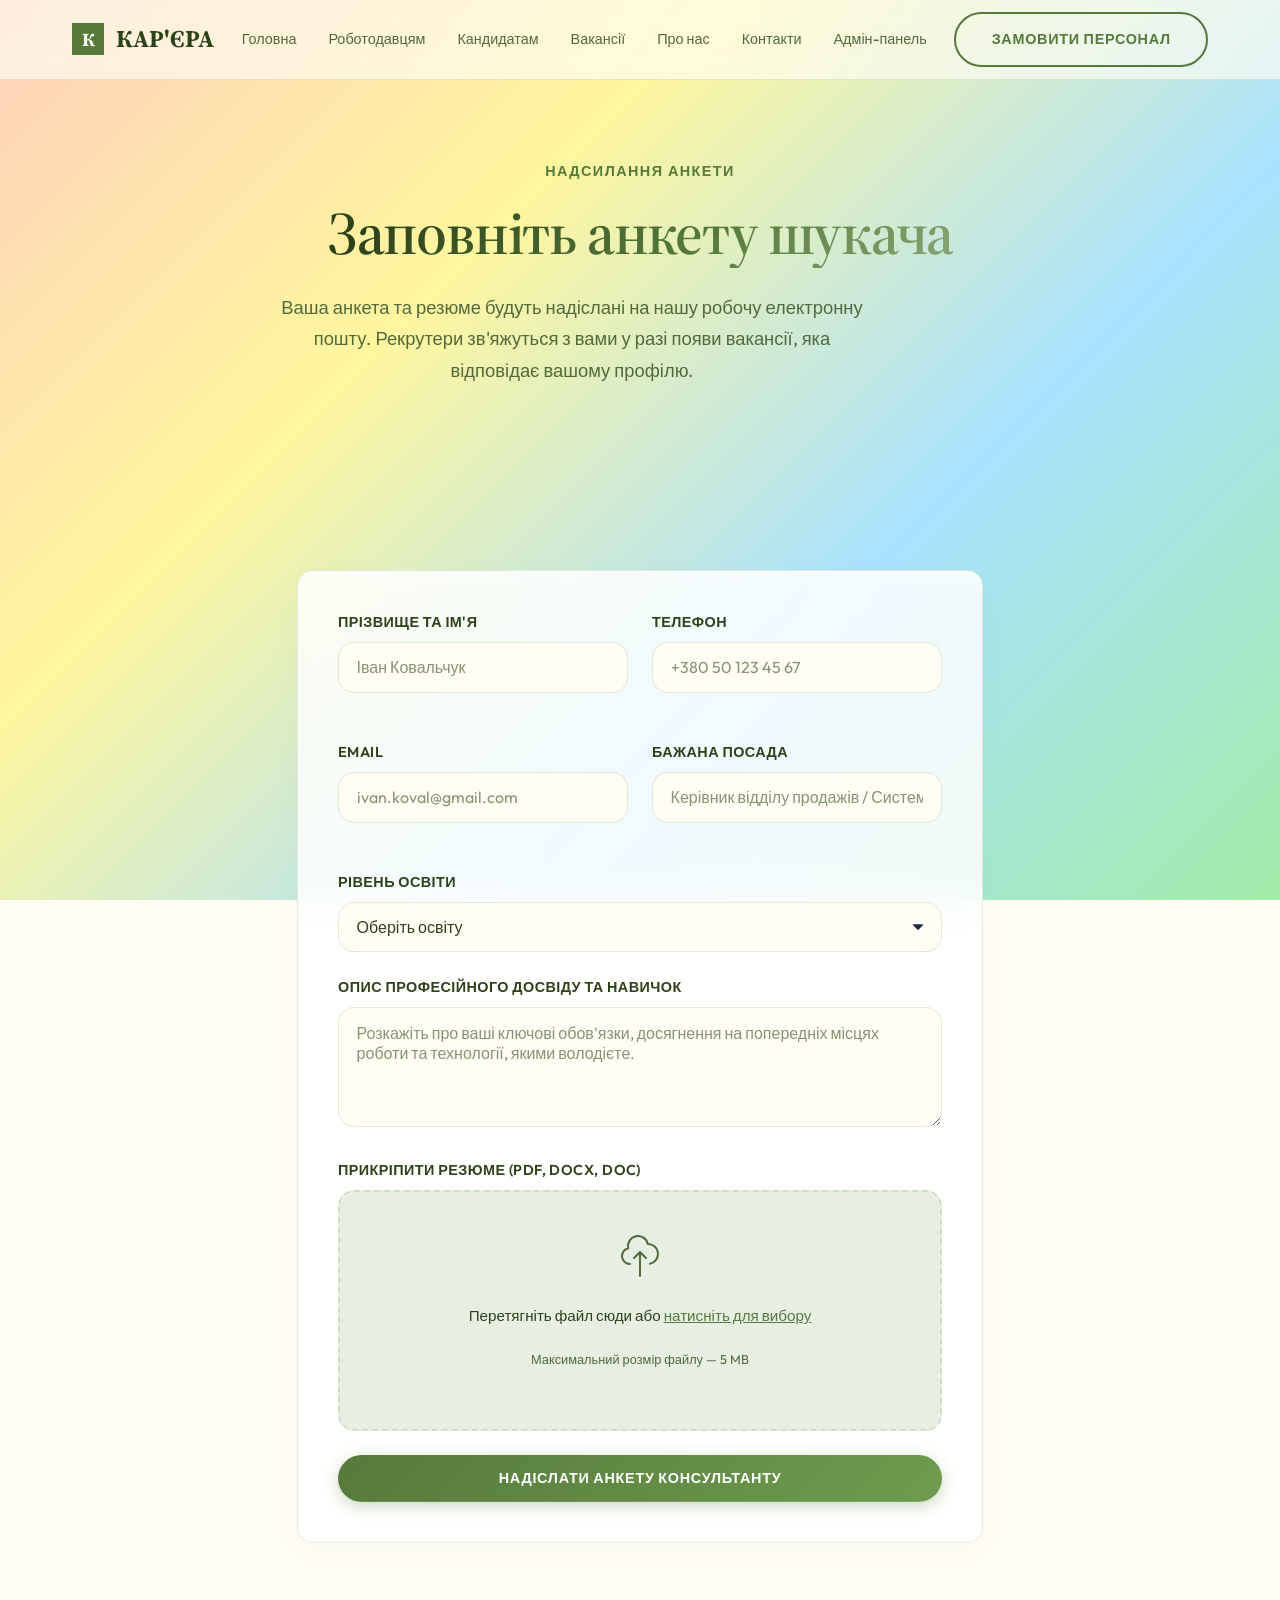
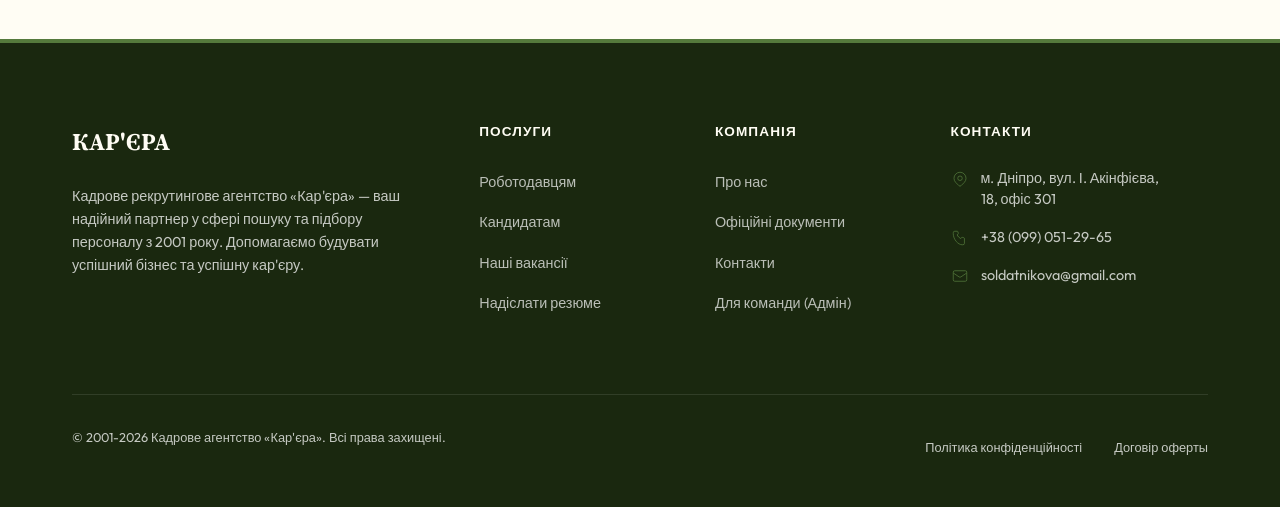
<file: resume.html>
<!DOCTYPE html>
<html lang="uk">
<head>
  <meta charset="UTF-8">
  <meta name="color-scheme" content="light">
  <meta name="viewport" content="width=device-width, initial-scale=1.0">
  <title>Надіслати резюме | Кадрове агентство «Кар'єра»</title>
  <meta name="description" content="Надішліть своє резюме до кадрового агентства Кар'єра. Ваша анкета буде миттєво надіслана на нашу електронну пошту для розгляду рекрутерами.">
  <link rel="stylesheet" href="styles/base.css?v=24">
  <link rel="stylesheet" href="styles/layout.css?v=24">
  <link rel="stylesheet" href="styles/components.css?v=24">
  <link rel="stylesheet" href="styles/pages.css?v=24">
  <!-- Preconnect and Preload for Performance -->
  <link rel="preconnect" href="https://fonts.googleapis.com">
  <link rel="preconnect" href="https://fonts.gstatic.com" crossorigin>
  <link rel="stylesheet" href="https://fonts.googleapis.com/css2?family=Outfit:wght@300;400;500;600;700;800&family=Source+Serif+4:ital,opsz,wght@0,8..60,300;0,8..60,400;0,8..60,500;0,8..60,600;0,8..60,700;1,8..60,400&display=swap">
</head>
<body>

  <!-- HEADER -->
  <header class="header">
    <div class="container">
      <a href="index.html" class="logo">
        <div class="logo-icon">К</div>
        <span>КАР'ЄРА</span>
      </a>
      <nav class="nav-menu">
        <a href="index.html" class="nav-link">Головна</a>
        <a href="employers.html" class="nav-link">Роботодавцям</a>
        <a href="candidates.html" class="nav-link">Кандидатам</a>
        <a href="vacancies.html" class="nav-link">Вакансії</a>
        <a href="about.html" class="nav-link">Про нас</a>
        <a href="contacts.html" class="nav-link">Контакти</a>
        <a href="admin.html" class="nav-link">Адмін-панель</a>
      </nav>
      <div class="header-cta">
        <a href="employers.html#order-form" class="btn btn-secondary">Замовити персонал</a>
      </div>
      <button class="hamburger" aria-label="Відкрити меню">
        <span class="hamburger-box">
          <span class="hamburger-inner"></span>
        </span>
      </button>
    </div>
  </header>

  <!-- MOBILE NAVIGATION OVERLAY -->
  <div class="mobile-nav">
    <ul class="mobile-menu">
      <li><a href="index.html" class="nav-link">Головна</a></li>
      <li><a href="employers.html" class="nav-link">Роботодавцям</a></li>
      <li><a href="candidates.html" class="nav-link">Кандидатам</a></li>
      <li><a href="vacancies.html" class="nav-link">Вакансії</a></li>
      <li><a href="about.html" class="nav-link">Про нас</a></li>
      <li><a href="contacts.html" class="nav-link">Контакти</a></li>
      <li><a href="admin.html" class="nav-link">Адмін-панель</a></li>
    </ul>
    <a href="employers.html#order-form" class="btn btn-primary">Замовити персонал</a>
  </div>

  <main id="main-content">

  <!-- HERO SECTION -->
  <section class="hero hero-alt" style="padding-bottom: 3rem;">
    <div class="container text-center" style="max-width: 800px;">
      <span class="hero-tagline">Надсилання анкети</span>
      <h1 class="hero-title">Заповніть анкету шукача</h1>
      <p class="hero-desc lead">Ваша анкета та резюме будуть надіслані на нашу робочу електронну пошту. Рекрутери зв'яжуться з вами у разі появи вакансії, яка відповідає вашому профілю.</p>
    </div>
  </section>

  <!-- RESUME FORM SECTION -->
  <section class="section">
    <div class="container" style="max-width: 750px;">
      <form class="card reveal" id="resume-submission-form">
        <!-- Name and Phone -->
        <div class="form-row">
          <div class="form-group">
            <label class="form-label" for="resume-name">Прізвище та ім'я</label>
            <input type="text" id="resume-name" class="form-control" placeholder="Іван Ковальчук" required>
          </div>
          <div class="form-group">
            <label class="form-label" for="resume-phone">Телефон</label>
            <input type="tel" id="resume-phone" class="form-control" placeholder="+380 50 123 45 67" required>
          </div>
        </div>

        <!-- Email and Position -->
        <div class="form-row">
          <div class="form-group">
            <label class="form-label" for="resume-email">Email</label>
            <input type="email" id="resume-email" class="form-control" placeholder="ivan.koval@gmail.com" required>
          </div>
          <div class="form-group">
            <label class="form-label" for="resume-position">Бажана посада</label>
            <input type="text" id="resume-position" class="form-control" placeholder="Керівник відділу продажів / Системний адміністратор" required>
          </div>
        </div>

        <!-- Education dropdown -->
        <div class="form-group">
          <label class="form-label" for="resume-education">Рівень освіти</label>
          <select id="resume-education" class="form-control" required style="appearance: none; background-image: url('data:image/svg+xml;charset=US-ASCII,%3Csvg%20xmlns%3D%22http%3A%2F%2Fwww.w3.org%2F2000%2Fsvg%22%20width%3D%22292.4%22%20height%3D%22292.4%22%3E%3Cpath%20fill%3D%22%231A2A44%22%20d%3D%22M287%2069.4a17.6%2017.6%200%200%200-13-5.4H18.4c-5%200-9.3%201.8-12.9%205.4A17.6%2017.6%200%200%200%200%2082.2c0%205%201.8%209.3%205.4%2012.9l128%20127.9c3.6%203.6%207.8%205.4%2012.8%205.4s9.2-1.8%2012.8-5.4L287%2095c3.5-3.5%205.4-7.8%205.4-12.8%200-5-1.9-9.2-5.5-12.8z%22%2F%3E%3C%2Fsvg%3E'); background-repeat: no-repeat; background-position: right 1.1rem center; background-size: 0.65rem auto; padding-right: 2.5rem;">
            <option value="" disabled selected>Оберіть освіту</option>
            <option value="higher">Вища (магістр, спеціаліст, бакалавр)</option>
            <option value="incomplete-higher">Незакінчена вища</option>
            <option value="specialized">Середня спеціальна / коледж</option>
            <option value="secondary">Середня загальна</option>
          </select>
        </div>

        <!-- Professional Experience summary -->
        <div class="form-group">
          <label class="form-label" for="resume-experience">Опис професійного досвіду та навичок</label>
          <textarea id="resume-experience" class="form-control" placeholder="Розкажіть про ваші ключові обов'язки, досягнення на попередніх місцях роботи та технології, якими володієте." required></textarea>
        </div>

        <!-- Drag-and-drop file upload placeholder -->
        <div class="form-group">
          <label class="form-label">Прикріпити резюме (PDF, DOCX, DOC)</label>
          <div class="file-upload">
            <div class="file-upload-icon">
              <svg fill="none" stroke="currentColor" viewBox="0 0 24 24"><path d="M7 16a4 4 0 01-.88-7.903A5 5 0 1115.9 6L16 6a5 5 0 011 9.9M15 13l-3-3m0 0l-3 3m3-3v12" stroke-linecap="round" stroke-linejoin="round"/></svg>
            </div>
            <p class="file-upload-text">Перетягніть файл сюди або <span>натисніть для вибору</span></p>
            <p class="file-upload-hint">Максимальний розмір файлу — 5 MB</p>
          </div>
          <input type="file" id="resume-file" style="display: none;" accept=".pdf,.doc,.docx" required>
        </div>

        <button type="submit" class="btn btn-primary" style="width: 100%;">Надіслати анкету консультанту</button>
      </form>
    </div>
  </section>

  </main>

  <!-- FOOTER -->
  <footer class="footer">
    <div class="container">
      <div class="footer-grid">
        <div class="footer-brand">
          <div class="footer-logo">КАР'ЄРА</div>
          <p class="footer-desc">Кадрове рекрутингове агентство «Кар'єра» — ваш надійний партнер у сфері пошуку та підбору персоналу з 2001 року. Допомагаємо будувати успішний бізнес та успішну кар'єру.</p>
        </div>
        <div>
          <h3 class="footer-heading">Послуги</h3>
          <ul class="footer-links">
            <li><a href="employers.html">Роботодавцям</a></li>
            <li><a href="candidates.html">Кандидатам</a></li>
            <li><a href="vacancies.html">Наші вакансії</a></li>
            <li><a href="resume.html">Надіслати резюме</a></li>
          </ul>
        </div>
        <div>
          <h3 class="footer-heading">Компанія</h3>
          <ul class="footer-links">
            <li><a href="about.html">Про нас</a></li>
            <li><a href="documents.html">Офіційні документи</a></li>
            <li><a href="contacts.html">Контакти</a></li>
            <li><a href="admin.html">Для команди (Адмін)</a></li>
          </ul>
        </div>
        <div>
          <h3 class="footer-heading">Контакти</h3>
          <ul class="footer-contact">
            <li>
              <svg fill="none" stroke="currentColor" viewBox="0 0 24 24"><path d="M17.657 16.657L13.414 20.9a1.998 1.998 0 01-2.827 0l-4.244-4.243a8 8 0 1111.314 0z"/><path d="M15 11a3 3 0 11-6 0 3 3 0 016 0z"/></svg>
              <span>м. Дніпро,<br>вул. І. Акінфієва, 18, офіс 301</span>
            </li>
            <li>
              <svg fill="none" stroke="currentColor" viewBox="0 0 24 24"><path d="M3 5a2 2 0 012-2h3.28a1 1 0 01.94.725l.548 2.2a1 1 0 01-.321.988l-1.305.98a10.582 10.582 0 004.872 4.872l.98-1.305a1 1 0 01.988-.321l2.2.548a1 1 0 01.725.94V19a2 2 0 01-2 2h-1C9.716 21 3 14.284 3 6V5z"/></svg>
              <a href="tel:+380990512965">+38 (099) 051-29-65</a>
            </li>
            <li>
              <svg fill="none" stroke="currentColor" viewBox="0 0 24 24"><path d="M3 8l7.89 5.26a2 2 0 002.22 0L21 8M5 19h14a2 2 0 002-2V7a2 2 0 00-2-2H5a2 2 0 00-2 2v10a2 2 0 002 2z"/></svg>
              <a href="mailto:soldatnikova@gmail.com">soldatnikova@gmail.com</a>
            </li>
          </ul>
        </div>
      </div>
      
      <div class="footer-bottom">
        <p>&copy; 2001-2026 Кадрове агентство «Кар'єра». Всі права захищені.</p>
        <div class="footer-bottom-links">
          <a href="documents.html">Політика конфіденційності</a>
          <a href="documents.html">Договір оферты</a>
        </div>
      </div>
    </div>
  </footer>

  <script src="scripts/main.js" defer></script>
  <script>
    document.addEventListener('DOMContentLoaded', () => {
      // Auto-populate vacancy title if passed in query param
      const urlParams = new URLSearchParams(window.location.search);
      const vacancyName = urlParams.get('vacancy');
      if (vacancyName) {
        const positionInput = document.getElementById('resume-position');
        if (positionInput) {
          positionInput.value = vacancyName;
        }
      }
    });
  </script>
</body>
</html>
</file>
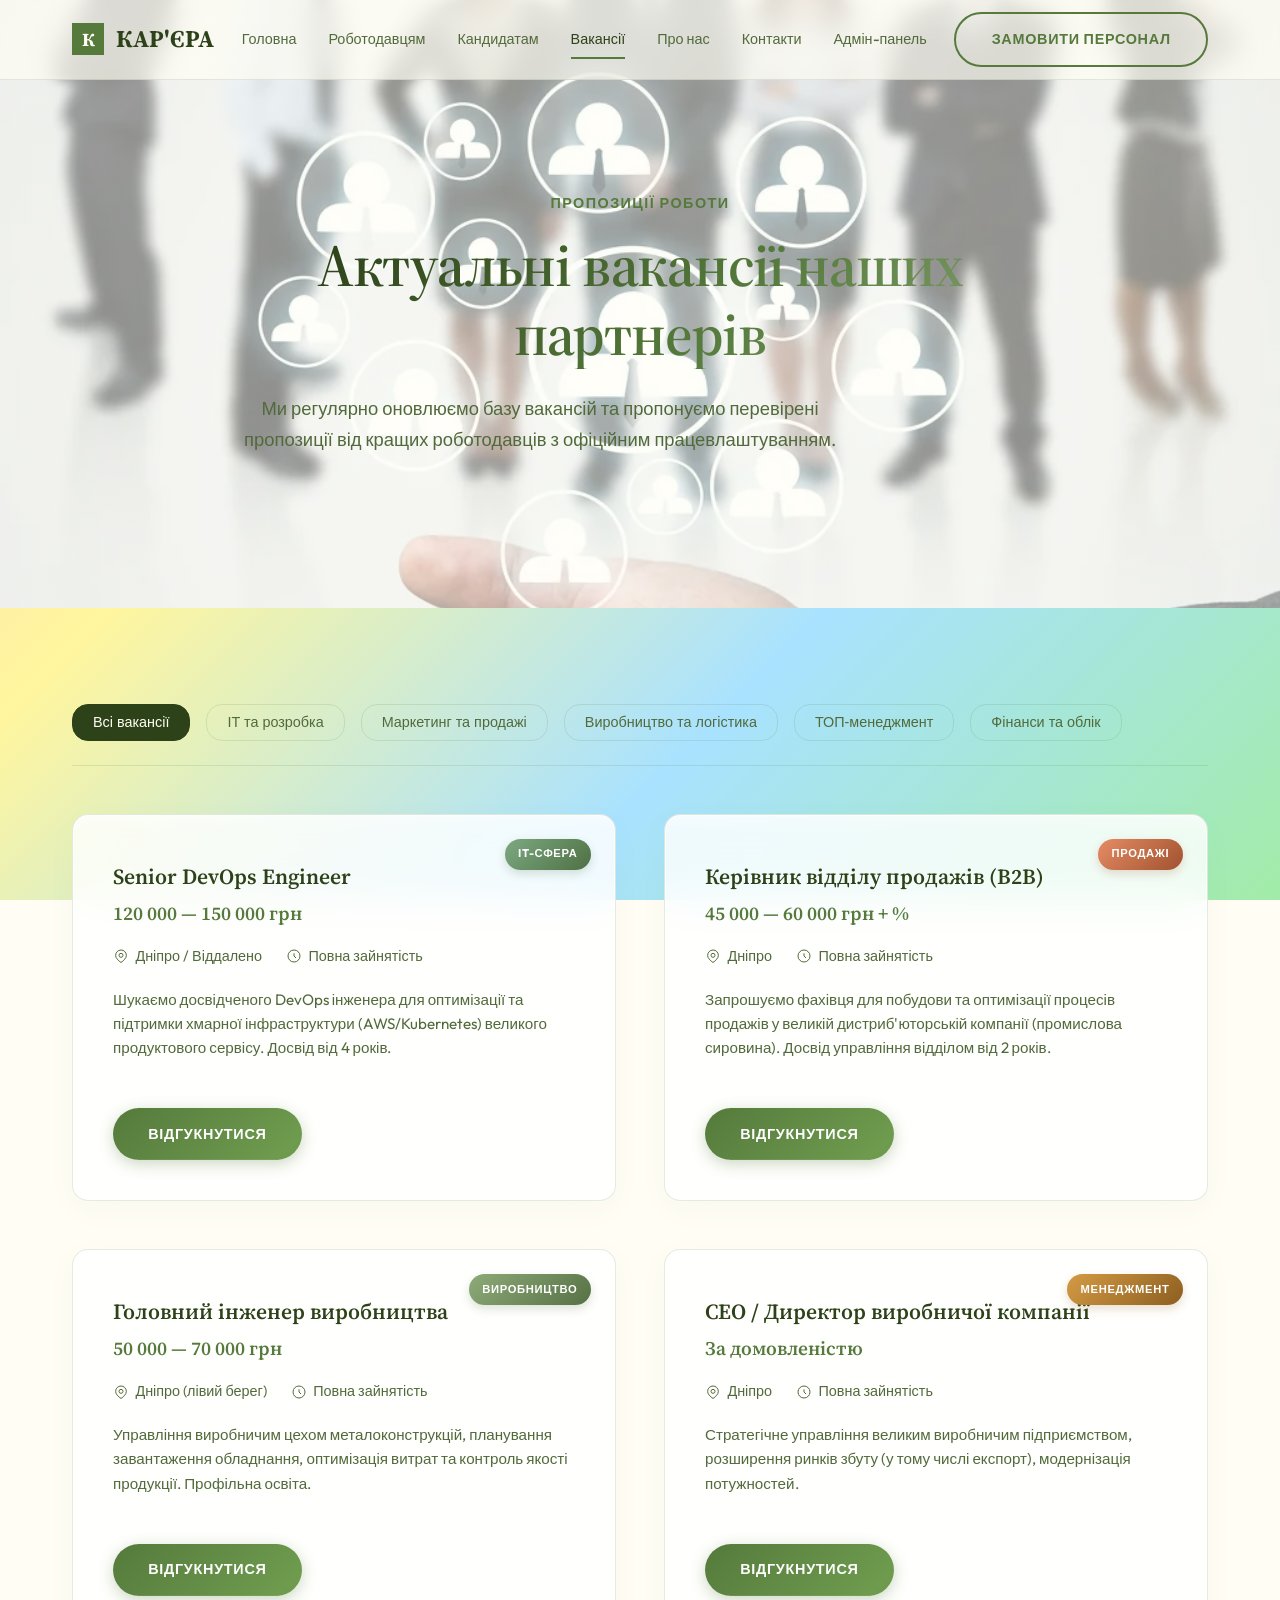
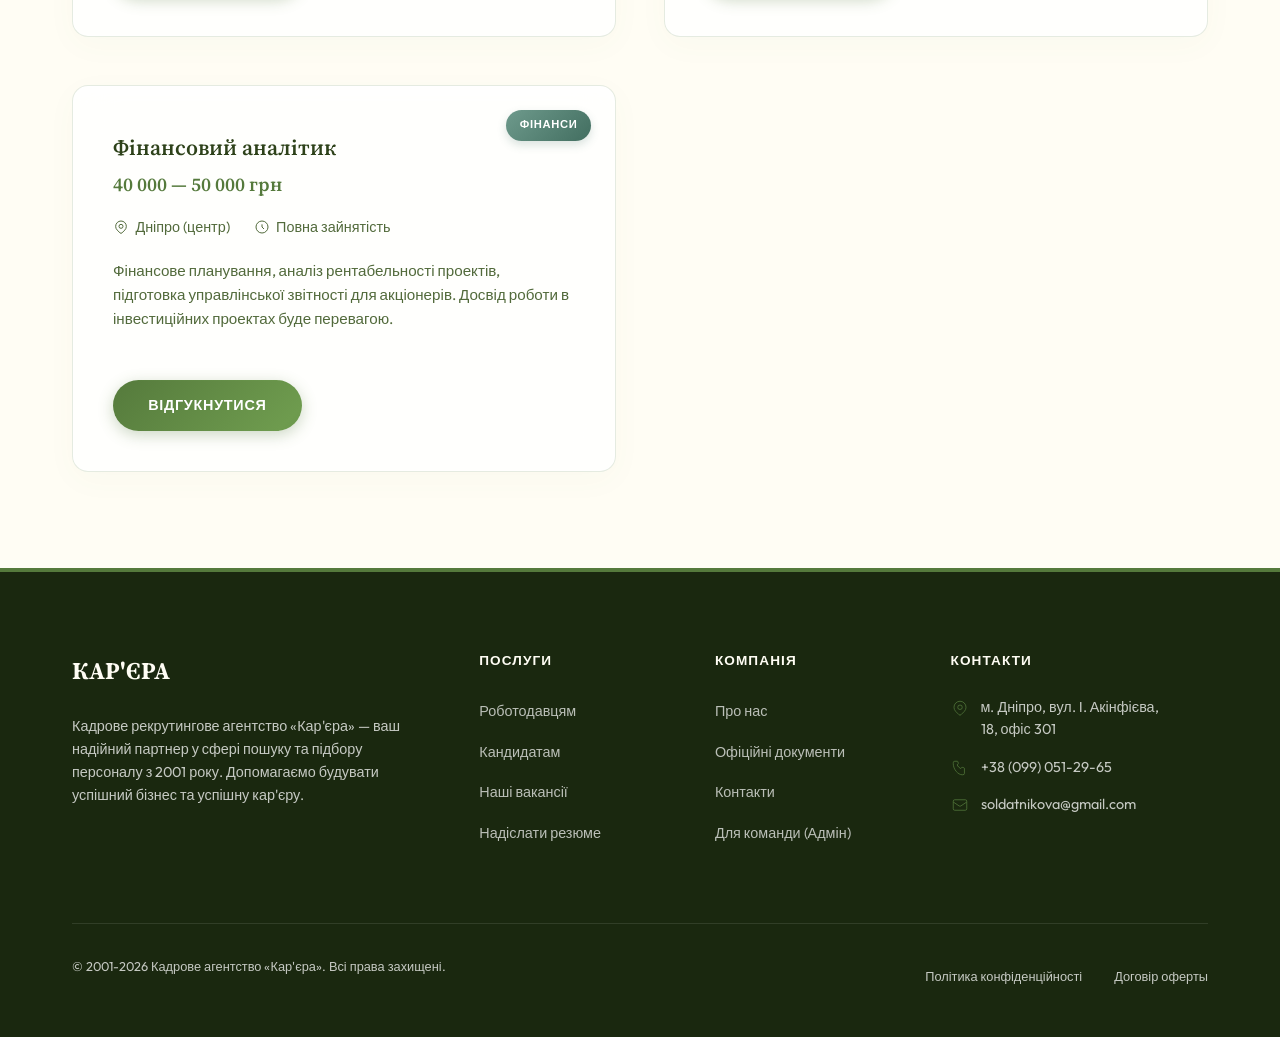
<file: vacancies.html>
<!DOCTYPE html>
<html lang="uk">
<head>
  <meta charset="UTF-8">
  <meta name="color-scheme" content="light">
  <meta name="viewport" content="width=device-width, initial-scale=1.0">
  <title>Вакансії | Кадрове агентство «Кар'єра»</title>
  <meta name="description" content="Каталог актуальних вакансій у Дніпрі та Україні. Робота в IT, продажах, виробництві, фінансах. Знайдіть свою ідеальну роботу разом з агентством Кар'єра.">
  <link rel="stylesheet" href="styles/base.css?v=24">
  <link rel="stylesheet" href="styles/layout.css?v=24">
  <link rel="stylesheet" href="styles/components.css?v=24">
  <link rel="stylesheet" href="styles/pages.css?v=24">
  <!-- Preconnect and Preload for Performance -->
  <link rel="preconnect" href="https://fonts.googleapis.com">
  <link rel="preconnect" href="https://fonts.gstatic.com" crossorigin>
  <link rel="stylesheet" href="https://fonts.googleapis.com/css2?family=Outfit:wght@300;400;500;600;700;800&family=Source+Serif+4:ital,opsz,wght@0,8..60,300;0,8..60,400;0,8..60,500;0,8..60,600;0,8..60,700;1,8..60,400&display=swap">
  <link rel="preload" as="image" href="assets/images/vacancies_hero.webp" fetchpriority="high">
</head>
<body>

  <!-- HEADER -->
  <header class="header">
    <div class="container">
      <a href="index.html" class="logo">
        <div class="logo-icon">К</div>
        <span>КАР'ЄРА</span>
      </a>
      <nav class="nav-menu">
        <a href="index.html" class="nav-link">Головна</a>
        <a href="employers.html" class="nav-link">Роботодавцям</a>
        <a href="candidates.html" class="nav-link">Кандидатам</a>
        <a href="vacancies.html" class="nav-link active">Вакансії</a>
        <a href="about.html" class="nav-link">Про нас</a>
        <a href="contacts.html" class="nav-link">Контакти</a>
        <a href="admin.html" class="nav-link">Адмін-панель</a>
      </nav>
      <div class="header-cta">
        <a href="employers.html#order-form" class="btn btn-secondary">Замовити персонал</a>
      </div>
      <button class="hamburger" aria-label="Відкрити меню">
        <span class="hamburger-box">
          <span class="hamburger-inner"></span>
        </span>
      </button>
    </div>
  </header>

  <!-- MOBILE NAVIGATION OVERLAY -->
  <div class="mobile-nav">
    <ul class="mobile-menu">
      <li><a href="index.html" class="nav-link">Головна</a></li>
      <li><a href="employers.html" class="nav-link">Роботодавцям</a></li>
      <li><a href="candidates.html" class="nav-link">Кандидатам</a></li>
      <li><a href="vacancies.html" class="nav-link active">Вакансії</a></li>
      <li><a href="about.html" class="nav-link">Про нас</a></li>
      <li><a href="contacts.html" class="nav-link">Контакти</a></li>
      <li><a href="admin.html" class="nav-link">Адмін-панель</a></li>
    </ul>
    <a href="employers.html#order-form" class="btn btn-primary">Замовити персонал</a>
  </div>

  <main id="main-content">

  <!-- HERO FOR VACANCIES -->
  <section class="hero hero-alt hero-vacancies">
    <div class="container">
      <div class="hero-content reveal text-center" style="max-width: 800px; margin: 0 auto;">
        <span class="hero-tagline">Пропозиції роботи</span>
        <h1 class="hero-title">Актуальні вакансії наших партнерів</h1>
        <p class="hero-desc lead">Ми регулярно оновлюємо базу вакансій та пропонуємо перевірені пропозиції від кращих роботодавців з офіційним працевлаштуванням.</p>
      </div>
    </div>
  </section>

  <!-- FILTER & LIST SECTION -->
  <section class="section">
    <div class="container">
      <!-- Filter bar -->
      <div class="filter-bar reveal">
        <button class="filter-btn is-active" data-filter="all">Всі вакансії</button>
        <button class="filter-btn" data-filter="it">IT та розробка</button>
        <button class="filter-btn" data-filter="sales">Маркетинг та продажі</button>
        <button class="filter-btn" data-filter="production">Виробництво та логістика</button>
        <button class="filter-btn" data-filter="management">ТОП-менеджмент</button>
        <button class="filter-btn" data-filter="finance">Фінанси та облік</button>
      </div>

      <!-- Vacancy grid -->
      <div class="grid-2" id="vacancy-grid" style="transition: all 0.3s ease;">
        
        <!-- Vacancy 1: IT -->
        <div class="card card-vacancy vacancy-card-item reveal" data-category="it">
          <span class="vacancy-badge">IT-Сфера</span>
          <h3 class="card-title" style="margin-top: 0.5rem; margin-bottom: 0.5rem;">Senior DevOps Engineer</h3>
          <div class="vacancy-salary">120 000 — 150 000 грн</div>
          <div class="vacancy-meta">
            <span class="vacancy-meta-item">
              <svg fill="none" stroke="currentColor" viewBox="0 0 24 24"><path d="M17.657 16.657L13.414 20.9a1.998 1.998 0 01-2.827 0l-4.244-4.243a8 8 0 1111.314 0z"/><circle cx="12" cy="11" r="3"/></svg>
              Дніпро / Віддалено
            </span>
            <span class="vacancy-meta-item">
              <svg fill="none" stroke="currentColor" viewBox="0 0 24 24"><path d="M12 8v4l3 3m6-3a9 9 0 11-18 0 9 9 0 0118 0z"/></svg>
              Повна зайнятість
            </span>
          </div>
          <p class="card-text">Шукаємо досвідченого DevOps інженера для оптимізації та підтримки хмарної інфраструктури (AWS/Kubernetes) великого продуктового сервісу. Досвід від 4 років.</p>
          <div style="margin-top: 1.5rem;">
            <a href="resume.html?vacancy=Senior+DevOps+Engineer" class="btn btn-primary">Відгукнутися</a>
          </div>
        </div>

        <!-- Vacancy 2: Sales -->
        <div class="card card-vacancy vacancy-card-item reveal" data-category="sales" style="transition-delay: 0.1s;">
          <span class="vacancy-badge">Продажі</span>
          <h3 class="card-title" style="margin-top: 0.5rem; margin-bottom: 0.5rem;">Керівник відділу продажів (B2B)</h3>
          <div class="vacancy-salary">45 000 — 60 000 грн + %</div>
          <div class="vacancy-meta">
            <span class="vacancy-meta-item">
              <svg fill="none" stroke="currentColor" viewBox="0 0 24 24"><path d="M17.657 16.657L13.414 20.9a1.998 1.998 0 01-2.827 0l-4.244-4.243a8 8 0 1111.314 0z"/><circle cx="12" cy="11" r="3"/></svg>
              Дніпро
            </span>
            <span class="vacancy-meta-item">
              <svg fill="none" stroke="currentColor" viewBox="0 0 24 24"><path d="M12 8v4l3 3m6-3a9 9 0 11-18 0 9 9 0 0118 0z"/></svg>
              Повна зайнятість
            </span>
          </div>
          <p class="card-text">Запрошуємо фахівця для побудови та оптимізації процесів продажів у великій дистриб'юторській компанії (промислова сировина). Досвід управління відділом від 2 років.</p>
          <div style="margin-top: 1.5rem;">
            <a href="resume.html?vacancy=Head+of+B2B+Sales" class="btn btn-primary">Відгукнутися</a>
          </div>
        </div>

        <!-- Vacancy 3: Production -->
        <div class="card card-vacancy vacancy-card-item reveal" data-category="production">
          <span class="vacancy-badge">Виробництво</span>
          <h3 class="card-title" style="margin-top: 0.5rem; margin-bottom: 0.5rem;">Головний інженер виробництва</h3>
          <div class="vacancy-salary">50 000 — 70 000 грн</div>
          <div class="vacancy-meta">
            <span class="vacancy-meta-item">
              <svg fill="none" stroke="currentColor" viewBox="0 0 24 24"><path d="M17.657 16.657L13.414 20.9a1.998 1.998 0 01-2.827 0l-4.244-4.243a8 8 0 1111.314 0z"/><circle cx="12" cy="11" r="3"/></svg>
              Дніпро (лівий берег)
            </span>
            <span class="vacancy-meta-item">
              <svg fill="none" stroke="currentColor" viewBox="0 0 24 24"><path d="M12 8v4l3 3m6-3a9 9 0 11-18 0 9 9 0 0118 0z"/></svg>
              Повна зайнятість
            </span>
          </div>
          <p class="card-text">Управління виробничим цехом металоконструкцій, планування завантаження обладнання, оптимізація витрат та контроль якості продукції. Профільна освіта.</p>
          <div style="margin-top: 1.5rem;">
            <a href="resume.html?vacancy=Chief+Production+Engineer" class="btn btn-primary">Відгукнутися</a>
          </div>
        </div>

        <!-- Vacancy 4: Management -->
        <div class="card card-vacancy vacancy-card-item reveal" data-category="management" style="transition-delay: 0.1s;">
          <span class="vacancy-badge">Керівництво</span>
          <h3 class="card-title" style="margin-top: 0.5rem; margin-bottom: 0.5rem;">Операційний директор (COO)</h3>
          <div class="vacancy-salary">80 000 — 100 000 грн</div>
          <div class="vacancy-meta">
            <span class="vacancy-meta-item">
              <svg fill="none" stroke="currentColor" viewBox="0 0 24 24"><path d="M17.657 16.657L13.414 20.9a1.998 1.998 0 01-2.827 0l-4.244-4.243a8 8 0 1111.314 0z"/><circle cx="12" cy="11" r="3"/></svg>
              Дніпро
            </span>
            <span class="vacancy-meta-item">
              <svg fill="none" stroke="currentColor" viewBox="0 0 24 24"><path d="M12 8v4l3 3m6-3a9 9 0 11-18 0 9 9 0 0118 0z"/></svg>
              Повна зайнятість
            </span>
          </div>
          <p class="card-text">Шукаємо лідера для оптимізації внутрішньої операційної структури мережі приватних медичних центрів. Успішний досвід управління штатом від 50+ осіб обов'язковий.</p>
          <div style="margin-top: 1.5rem;">
            <a href="resume.html?vacancy=COO+Medical+Centers" class="btn btn-primary">Відгукнутися</a>
          </div>
        </div>

        <!-- Vacancy 5: IT -->
        <div class="card card-vacancy vacancy-card-item reveal" data-category="it">
          <span class="vacancy-badge">IT-Сфера</span>
          <h3 class="card-title" style="margin-top: 0.5rem; margin-bottom: 0.5rem;">Product Owner (SaaS Project)</h3>
          <div class="vacancy-salary">90 000 — 110 000 грн</div>
          <div class="vacancy-meta">
            <span class="vacancy-meta-item">
              <svg fill="none" stroke="currentColor" viewBox="0 0 24 24"><path d="M17.657 16.657L13.414 20.9a1.998 1.998 0 01-2.827 0l-4.244-4.243a8 8 0 1111.314 0z"/><circle cx="12" cy="11" r="3"/></svg>
              Віддалено
            </span>
            <span class="vacancy-meta-item">
              <svg fill="none" stroke="currentColor" viewBox="0 0 24 24"><path d="M12 8v4l3 3m6-3a9 9 0 11-18 0 9 9 0 0118 0z"/></svg>
              Повна зайнятість
            </span>
          </div>
          <p class="card-text">Управління беклогом продукту, дослідження потреб користувачів (CusDev), аналіз продуктових метрик та тісна взаємодія з командою розробки.</p>
          <div style="margin-top: 1.5rem;">
            <a href="resume.html?vacancy=Product+Owner" class="btn btn-primary">Відгукнутися</a>
          </div>
        </div>

        <!-- Vacancy 6: Finance -->
        <div class="card card-vacancy vacancy-card-item reveal" data-category="finance" style="transition-delay: 0.1s;">
          <span class="vacancy-badge">Фінанси</span>
          <h3 class="card-title" style="margin-top: 0.5rem; margin-bottom: 0.5rem;">Фінансовий аналітик</h3>
          <div class="vacancy-salary">35 000 — 45 000 грн</div>
          <div class="vacancy-meta">
            <span class="vacancy-meta-item">
              <svg fill="none" stroke="currentColor" viewBox="0 0 24 24"><path d="M17.657 16.657L13.414 20.9a1.998 1.998 0 01-2.827 0l-4.244-4.243a8 8 0 1111.314 0z"/><circle cx="12" cy="11" r="3"/></svg>
              Дніпро
            </span>
            <span class="vacancy-meta-item">
              <svg fill="none" stroke="currentColor" viewBox="0 0 24 24"><path d="M12 8v4l3 3m6-3a9 9 0 11-18 0 9 9 0 0118 0z"/></svg>
              Повна зайнятість
            </span>
          </div>
          <p class="card-text">Аналіз фінансових результатів підприємства, розрахунок собівартості продукції, підготовка бюджетів (BDG/CF) та управлінської звітності.</p>
          <div style="margin-top: 1.5rem;">
            <a href="resume.html?vacancy=Financial+Analyst" class="btn btn-primary">Відгукнутися</a>
          </div>
        </div>

      </div>
    </div>
  </section>

  </main>

  <!-- FOOTER -->
  <footer class="footer">
    <div class="container">
      <div class="footer-grid">
        <div class="footer-brand">
          <div class="footer-logo">КАР'ЄРА</div>
          <p class="footer-desc">Кадрове рекрутингове агентство «Кар'єра» — ваш надійний партнер у сфері пошуку та підбору персоналу з 2001 року. Допомагаємо будувати успішний бізнес та успішну кар'єру.</p>
        </div>
        <div>
          <h3 class="footer-heading">Послуги</h3>
          <ul class="footer-links">
            <li><a href="employers.html">Роботодавцям</a></li>
            <li><a href="candidates.html">Кандидатам</a></li>
            <li><a href="vacancies.html">Наші вакансії</a></li>
            <li><a href="resume.html">Надіслати резюме</a></li>
          </ul>
        </div>
        <div>
          <h3 class="footer-heading">Компанія</h3>
          <ul class="footer-links">
            <li><a href="about.html">Про нас</a></li>
            <li><a href="documents.html">Офіційні документи</a></li>
            <li><a href="contacts.html">Контакти</a></li>
            <li><a href="admin.html">Для команди (Адмін)</a></li>
          </ul>
        </div>
        <div>
          <h3 class="footer-heading">Контакти</h3>
          <ul class="footer-contact">
            <li>
              <svg fill="none" stroke="currentColor" viewBox="0 0 24 24"><path d="M17.657 16.657L13.414 20.9a1.998 1.998 0 01-2.827 0l-4.244-4.243a8 8 0 1111.314 0z"/><path d="M15 11a3 3 0 11-6 0 3 3 0 016 0z"/></svg>
              <span>м. Дніпро,<br>вул. І. Акінфієва, 18, офіс 301</span>
            </li>
            <li>
              <svg fill="none" stroke="currentColor" viewBox="0 0 24 24"><path d="M3 5a2 2 0 012-2h3.28a1 1 0 01.94.725l.548 2.2a1 1 0 01-.321.988l-1.305.98a10.582 10.582 0 004.872 4.872l.98-1.305a1 1 0 01.988-.321l2.2.548a1 1 0 01.725.94V19a2 2 0 01-2 2h-1C9.716 21 3 14.284 3 6V5z"/></svg>
              <a href="tel:+380990512965">+38 (099) 051-29-65</a>
            </li>
            <li>
              <svg fill="none" stroke="currentColor" viewBox="0 0 24 24"><path d="M3 8l7.89 5.26a2 2 0 002.22 0L21 8M5 19h14a2 2 0 002-2V7a2 2 0 00-2-2H5a2 2 0 00-2 2v10a2 2 0 002 2z"/></svg>
              <a href="mailto:soldatnikova@gmail.com">soldatnikova@gmail.com</a>
            </li>
          </ul>
        </div>
      </div>
      
      <div class="footer-bottom">
        <p>&copy; 2001-2026 Кадрове агентство «Кар'єра». Всі права захищені.</p>
        <div class="footer-bottom-links">
          <a href="documents.html">Політика конфіденційності</a>
          <a href="documents.html">Договір оферты</a>
        </div>
      </div>
    </div>
  </footer>

  <script src="scripts/main.js" defer></script>
  <script>
    // Autofill vacancy input in URL query if present (used when coming from this page to resume.html)
    // Handled by standard anchor behavior, but can be improved in JS.
  </script>
</body>
</html>
</file>
<file: styles/base.css>
/* --- DESIGN TOKENS & VARIABLES --- */
:root {
  color-scheme: light;
  /* Colors */
  --color-primary: #2E421A;       /* Deep Forest Olive Green */
  --color-primary-light: #557A3C; /* Forest Green */
  --color-primary-dark: #1A280F;  /* Dark Olive */
  --color-accent: #557A3C;        /* Main Accent (Forest Green) */
  --color-accent-hover: #42602D;  /* Darker Forest Green */
  --color-bg: #FFFDF4;            /* Glossy Light-Light Yellow / Cream */
  --color-bg-alt: #E7EFE3;        /* Soft Pastel Sage-Green */
  --color-text: #2E421A;          /* Deep Forest Green */
  --color-text-muted: #526A3B;    /* Olive Slate */
  --color-text-light: #FFFFFF;    /* White text */
  --color-border: rgba(85, 122, 60, 0.15); /* Soft Olive-Green Border */
  --color-border-hover: rgba(85, 122, 60, 0.35);
  
  /* Component Specific Tokens */
  --text-gradient: linear-gradient(135deg, #2E421A 0%, #557A3C 60%, #88A674 100%);
  --text-gradient-hero: linear-gradient(135deg, #2E421A 10%, #557A3C 60%, #88A674 100%);
  --card-bg: rgba(255, 255, 255, 0.82);
  --card-shadow: inset 0 20px 20px -20px rgba(255, 255, 255, 0.7), inset 0 0 0 1px rgba(255, 255, 255, 0.5), 0 8px 32px rgba(85, 122, 60, 0.03);
  --btn-shadow: rgba(85, 122, 60, 0.3);
  --btn-primary-gradient: linear-gradient(135deg, #557A3C 0%, #6E9B4E 50%, #557A3C 100%);
  --btn-outline-white-hover-gradient: linear-gradient(135deg, #557A3C 0%, #6E9B4E 100%);
  --modal-icon-bg: rgba(85, 122, 60, 0.12);
  
  /* SVG Custom Tokens */
  --chart-text-dark: #466334;
  --chart-text-accent: #557A3C;
  --chart-kpi-bg: rgba(255, 255, 255, 0.75);
  --chart-frame-bg: rgba(255, 255, 255, 0.85);
  --chart-grid-line: rgba(85, 122, 60, 0.1);
  --pointer-pulse: rgba(85, 122, 60, 0.25);
  
  /* Fonts */
  --font-sans: 'Outfit', -apple-system, BlinkMacSystemFont, "Segoe UI", Roboto, sans-serif;
  --font-serif: 'Source Serif 4', Georgia, serif;
  
  /* Layout */
  --container-width: 1200px;
  --header-height: 80px;
  --header-height-mobile: 70px;
  
  /* Typography scale */
  --fs-h1: clamp(2.5rem, 5vw, 3.75rem);
  --fs-h2: clamp(1.8rem, 4vw, 2.5rem);
  --fs-h3: clamp(1.4rem, 3vw, 1.8rem);
  --fs-body: 1.05rem;             /* Slightly larger for Outfit readability */
  --fs-small: 0.9rem;
  
  /* Borders */
  --radius: 16px;                 /* Softer, rounder corners for business card style */
  
  /* Transitions */
  --transition: all 0.3s cubic-bezier(0.4, 0, 0.2, 1);
}

/* --- RESET --- */
*, *::before, *::after {
  box-sizing: border-box;
  margin: 0;
  padding: 0;
}

html {
  scroll-behavior: smooth;
  -webkit-font-smoothing: antialiased;
  -moz-osx-font-smoothing: grayscale;
}

body {
  font-family: var(--font-sans);
  font-size: var(--fs-body);
  line-height: 1.6;
  color: var(--color-text);
  background-color: var(--color-bg);
  background-image: linear-gradient(135deg, #FFD0BC 0%, #FFF69E 33%, #A9E2FF 66%, #A2ECA8 100%);
  background-attachment: fixed;
  overflow-x: hidden;
}

/* --- TYPOGRAPHY --- */
h1, h2, h3, h4, h5, h6 {
  font-family: var(--font-serif);
  color: var(--color-primary);
  line-height: 1.25;
  font-weight: 600;
}

.text-gradient {
  background: var(--text-gradient);
  -webkit-background-clip: text;
  -webkit-text-fill-color: transparent;
  display: inline-block;
}

h1, .hero-title, .text-gradient-header {
  font-size: var(--fs-h1);
  letter-spacing: -0.02em;
  background: var(--text-gradient-hero);
  -webkit-background-clip: text;
  -webkit-text-fill-color: transparent;
  display: inline-block;
  line-height: 1.15;
}

h2 {
  font-size: var(--fs-h2);
  letter-spacing: -0.01em;
  margin-bottom: 1.5rem;
  position: relative;
}

h3 {
  font-size: var(--fs-h3);
}

p {
  margin-bottom: 1.25rem;
}

p.lead {
  font-size: 1.15rem;
  color: var(--color-text-muted);
  line-height: 1.7;
}

a {
  color: inherit;
  text-decoration: none;
  transition: var(--transition);
}

/* Alignment utilities */
.text-center { text-align: center; }
.text-right { text-align: right; }
.text-muted { color: var(--color-text-muted); }

/* Spacing utilities */
.mb-1 { margin-bottom: 0.5rem; }
.mb-2 { margin-bottom: 1rem; }
.mb-3 { margin-bottom: 1.5rem; }
.mb-4 { margin-bottom: 2rem; }
.mb-6 { margin-bottom: 3.5rem; }

/* Scroll reveal initial states */
.reveal {
  opacity: 0;
  transform: translateY(30px);
  transition: opacity 0.8s ease, transform 0.8s ease;
}

.reveal.active {
  opacity: 1;
  transform: translateY(0);
}

/* --- CUSTOM GLOBAL SCROLLBAR --- */
/* WebKit browsers (Chrome, Safari, Edge, Opera) */
::-webkit-scrollbar {
  width: 10px;
  height: 10px;
}

::-webkit-scrollbar-track {
  background: transparent; /* Transparent track so body gradient shines through */
}

::-webkit-scrollbar-thumb {
  background-color: rgba(85, 122, 60, 0.4); /* Semi-transparent forest green */
  border-radius: 20px;
  border: 2.5px solid transparent; /* Padding effect */
  background-clip: padding-box;
}

::-webkit-scrollbar-thumb:hover {
  background-color: rgba(85, 122, 60, 0.85); /* Solid forest green on hover */
  border: 2.5px solid transparent;
  background-clip: padding-box;
}

/* Firefox browsers */
html {
  scrollbar-width: thin;
  scrollbar-color: rgba(85, 122, 60, 0.4) transparent;
}
</file>
<file: styles/layout.css>
/* --- LAYOUT WRAPPERS & CONTAINERS --- */
.container {
  width: 100%;
  max-width: var(--container-width);
  margin: 0 auto;
  padding: 0 2rem;
}

@media (max-width: 768px) {
  .container {
    padding: 0 1.25rem;
  }
}

.section {
  padding: 6rem 0;
  position: relative;
}

.section-alt {
  background-color: rgba(85, 122, 60, 0.05);
}

@media (max-width: 768px) {
  .section {
    padding: 4rem 0;
  }
}

/* --- GRID SYSTEMS --- */
.grid-2 {
  display: grid;
  grid-template-columns: repeat(2, 1fr);
  gap: 3rem;
}

.grid-3 {
  display: grid;
  grid-template-columns: repeat(3, 1fr);
  gap: 2.5rem;
}

.grid-4 {
  display: grid;
  grid-template-columns: repeat(4, 1fr);
  gap: 2rem;
}

@media (max-width: 1024px) {
  .grid-3 {
    grid-template-columns: repeat(2, 1fr);
  }
  .grid-4 {
    grid-template-columns: repeat(2, 1fr);
  }
}

@media (max-width: 768px) {
  .grid-2, .grid-3, .grid-4 {
    grid-template-columns: 1fr;
    gap: 2rem;
  }
}

/* Flex utilities */
.d-flex { display: flex; }
.align-center { align-items: center; }
.justify-between { justify-content: space-between; }
.flex-column { flex-direction: column; }

/* --- HEADER & NAVIGATION --- */
.header {
  position: fixed;
  top: 0;
  left: 0;
  width: 100%;
  height: var(--header-height);
  background-color: rgba(255, 253, 244, 0.65);
  backdrop-filter: blur(12px);
  -webkit-backdrop-filter: blur(12px);
  border-bottom: 1.5px solid rgba(85, 122, 60, 0.15);
  z-index: 1000;
  display: flex;
  align-items: center;
  transition: var(--transition);
}

.header.scrolled {
  height: 70px;
  border-bottom-color: rgba(85, 122, 60, 0.3);
  box-shadow: 0 10px 30px rgba(85, 122, 60, 0.05), 0 4px 12px rgba(85, 122, 60, 0.02);
}

.header .container {
  display: flex;
  justify-content: space-between;
  align-items: center;
  width: 100%;
}

/* Logo */
.logo {
  display: flex;
  align-items: center;
  gap: 0.75rem;
  font-family: var(--font-serif);
  font-size: 1.5rem;
  font-weight: 700;
  color: var(--color-primary);
}

.logo-icon {
  width: 32px;
  height: 32px;
  background-color: var(--color-accent);
  display: flex;
  align-items: center;
  justify-content: center;
  color: var(--color-bg);
  font-family: var(--font-serif);
  font-weight: 700;
  font-size: 1.15rem;
}

/* Nav Menu */
.nav-menu {
  display: flex;
  align-items: center;
  gap: 2rem;
}

.nav-link {
  font-family: var(--font-sans);
  font-size: var(--fs-small);
  font-weight: 500;
  color: var(--color-text-muted);
  position: relative;
  padding: 0.5rem 0;
}

.nav-link::after {
  content: '';
  position: absolute;
  bottom: 0;
  left: 0;
  width: 0;
  height: 2px;
  background-color: var(--color-accent);
  transition: var(--transition);
}

.nav-link:hover, .nav-link.active {
  color: var(--color-primary);
}

.nav-link.active::after, .nav-link:hover::after {
  width: 100%;
}

/* Navigation Dropdown */
.nav-item-dropdown {
  position: relative;
}

.nav-dropdown {
  position: absolute;
  top: 100%;
  left: 50%;
  transform: translateX(-50%) translateY(10px);
  background-color: var(--color-bg);
  border: 1px solid var(--color-border);
  box-shadow: 0 10px 30px rgba(26, 42, 68, 0.08);
  border-radius: var(--radius);
  padding: 0.75rem 0;
  min-width: 180px;
  opacity: 0;
  pointer-events: none;
  transition: var(--transition);
}

.nav-item-dropdown:hover .nav-dropdown {
  opacity: 1;
  pointer-events: auto;
  transform: translateX(-50%) translateY(0);
}

.dropdown-link {
  display: block;
  padding: 0.5rem 1.25rem;
  font-size: var(--fs-small);
  font-weight: 500;
  color: var(--color-text-muted);
}

.dropdown-link:hover {
  background-color: var(--color-bg-alt);
  color: var(--color-primary);
}

/* Hamburger Menu Icon */
.hamburger {
  display: none;
  background: none;
  border: none;
  cursor: pointer;
  padding: 0.5rem;
  z-index: 1100;
}

.hamburger-box {
  width: 24px;
  height: 18px;
  display: block;
  position: relative;
}

.hamburger-inner {
  display: block;
  top: 50%;
  margin-top: -1px;
  width: 24px;
  height: 2px;
  background-color: var(--color-primary);
  position: absolute;
  transition: var(--transition);
}

.hamburger-inner::before, .hamburger-inner::after {
  content: "";
  display: block;
  width: 24px;
  height: 2px;
  background-color: var(--color-primary);
  position: absolute;
  transition: var(--transition);
}

.hamburger-inner::before { top: -8px; }
.hamburger-inner::after { bottom: -8px; }

.hamburger.is-active .hamburger-inner {
  transform: rotate(45deg);
}

.hamburger.is-active .hamburger-inner::before {
  top: 0;
  opacity: 0;
}

.hamburger.is-active .hamburger-inner::after {
  bottom: 0;
  transform: rotate(-90deg);
}

/* Mobile Navigation overlay */
.mobile-nav {
  position: fixed;
  top: 0;
  left: 100%;
  width: 100%;
  height: 100vh;
  background-color: var(--color-bg);
  z-index: 950;
  display: flex;
  flex-direction: column;
  justify-content: center;
  align-items: center;
  padding: 2rem;
  transition: transform 0.4s cubic-bezier(0.4, 0, 0.2, 1);
}

.mobile-nav.is-open {
  transform: translateX(-100%);
}

.mobile-menu {
  display: flex;
  flex-direction: column;
  align-items: center;
  gap: 1.75rem;
  list-style: none;
  margin-bottom: 2rem;
}

.mobile-menu .nav-link {
  font-size: 1.5rem;
  font-family: var(--font-serif);
}

@media (max-width: 1024px) {
  .nav-menu, .header-cta {
    display: none;
  }
  .hamburger {
    display: block;
  }
}

/* --- FOOTER --- */
.footer {
  background-color: var(--color-primary-dark);
  color: rgba(255, 255, 255, 0.75);
  padding: 5rem 0 2.5rem;
  border-top: 4px solid var(--color-accent);
}

.footer-grid {
  display: grid;
  grid-template-columns: 2fr 1fr 1fr 1.5fr;
  gap: 4rem;
  margin-bottom: 4rem;
}

@media (max-width: 1024px) {
  .footer-grid {
    grid-template-columns: 1fr 1fr;
    gap: 3rem;
  }
}

@media (max-width: 600px) {
  .footer-grid {
    grid-template-columns: 1fr;
    gap: 2.5rem;
  }
}

.footer-brand {
  display: flex;
  flex-direction: column;
}

.footer-logo {
  color: var(--color-bg);
  font-size: 1.5rem;
  font-family: var(--font-serif);
  font-weight: 700;
  margin-bottom: 1.5rem;
}

.footer-desc {
  font-size: 0.9rem;
  line-height: 1.6;
  margin-bottom: 1.5rem;
}

.footer-heading {
  color: var(--color-bg);
  font-family: var(--font-sans);
  font-size: 0.85rem;
  font-weight: 700;
  text-transform: uppercase;
  letter-spacing: 0.08em;
  margin-bottom: 1.75rem;
}

.footer-links {
  list-style: none;
}

.footer-links li {
  margin-bottom: 0.85rem;
}

.footer-links a {
  font-size: 0.9rem;
  color: rgba(255, 255, 255, 0.7);
}

.footer-links a:hover {
  color: var(--color-accent);
  padding-left: 4px;
}

.footer-contact {
  list-style: none;
}

.footer-contact li {
  display: flex;
  gap: 0.75rem;
  margin-bottom: 1rem;
  font-size: 0.9rem;
  line-height: 1.5;
}

.footer-contact svg {
  flex-shrink: 0;
  width: 18px;
  height: 18px;
  color: var(--color-accent);
  margin-top: 2px;
}

.footer-bottom {
  border-top: 1px solid rgba(255, 255, 255, 0.1);
  padding-top: 2rem;
  display: flex;
  justify-content: space-between;
  align-items: center;
  flex-wrap: wrap;
  gap: 1.5rem;
  font-size: 0.8rem;
}

.footer-bottom-links {
  display: flex;
  gap: 2rem;
}

.footer-bottom-links a:hover {
  color: var(--color-bg);
}
</file>
<file: styles/components.css>
/* --- BUTTONS --- */
.btn {
  display: inline-flex;
  align-items: center;
  justify-content: center;
  padding: 0.9rem 2.2rem;
  font-family: var(--font-sans);
  font-size: var(--fs-small);
  font-weight: 600;
  text-transform: uppercase;
  letter-spacing: 0.05em;
  border-radius: 30px;
  cursor: pointer;
  transition: all 0.4s cubic-bezier(0.175, 0.885, 0.32, 1.275);
  border: 2px solid transparent;
  position: relative;
  overflow: hidden;
  z-index: 1;
}

.btn::after {
  content: '';
  position: absolute;
  top: -50%;
  left: -60%;
  width: 30%;
  height: 200%;
  background: rgba(255, 255, 255, 0.35);
  transform: rotate(30deg);
  transition: all 0.6s ease;
  opacity: 0;
  pointer-events: none;
  z-index: 2;
}

.btn:hover::after {
  left: 130%;
  opacity: 1;
}

.btn-primary {
  background: var(--btn-primary-gradient);
  background-size: 200% auto;
  background-position: left center;
  color: #FFFFFF;
  border: none;
  box-shadow: 0 4px 15px var(--btn-shadow);
}

.btn-primary:hover {
  background-position: right center;
  box-shadow: 0 8px 25px var(--btn-shadow);
  transform: translateY(-3px) scale(1.02);
}

.btn-secondary {
  border: 2px solid var(--color-accent);
  color: var(--color-accent);
  background-color: transparent;
  box-shadow: none;
}

.btn-secondary:hover {
  background-color: var(--color-accent);
  color: var(--color-text-light);
  box-shadow: 0 8px 25px var(--btn-shadow);
  transform: translateY(-3px) scale(1.02);
}

.btn-outline-white {
  border-color: rgba(255, 255, 255, 0.6);
  color: var(--color-text-light);
  background-color: transparent;
  backdrop-filter: blur(5px);
}

.btn-outline-white:hover {
  background: var(--btn-outline-white-hover-gradient);
  border-color: transparent;
  box-shadow: 0 8px 25px var(--btn-shadow);
  color: #FFFFFF;
  transform: translateY(-3px) scale(1.02);
}

.btn-link {
  padding: 0;
  background: none;
  border: none;
  color: #557A3C;
  font-weight: 600;
  text-transform: none;
  letter-spacing: 0;
  display: inline-flex;
  align-items: center;
  gap: 0.5rem;
}

.btn-link::after {
  content: '\2192';
  transition: transform 0.2s ease;
}

.btn-link:hover {
  color: #42602D;
}

.btn-link:hover::after {
  transform: translateX(4px);
}

/* --- CARDS --- */
.card {
  background: var(--card-bg);
  backdrop-filter: blur(20px);
  -webkit-backdrop-filter: blur(20px);
  border: 1.5px solid rgba(85, 122, 60, 0.15);
  border-radius: var(--radius);
  padding: 2.5rem;
  transition: all 0.4s cubic-bezier(0.175, 0.885, 0.32, 1.15);
  display: flex;
  flex-direction: column;
  box-shadow: var(--card-shadow);
}

.card:hover {
  border-color: rgba(85, 122, 60, 0.38);
  box-shadow: 0 20px 40px rgba(85, 122, 60, 0.12), 0 10px 20px rgba(85, 122, 60, 0.06);
  transform: translateY(-6px) scale(1.01);
}

.card-icon {
  color: #557A3C;
  margin-bottom: 1.5rem;
  display: flex;
  align-items: center;
}

.card-icon svg {
  width: 40px;
  height: 40px;
  stroke-width: 1.5;
}

.card-title {
  margin-bottom: 1rem;
  font-size: 1.35rem;
}

.card-text {
  color: var(--color-text-muted);
  font-size: 0.95rem;
  margin-bottom: 1.5rem;
  flex-grow: 1;
}

/* --- FORMS & INPUTS --- */
.form-group {
  margin-bottom: 1.5rem;
}

.form-row {
  display: grid;
  grid-template-columns: repeat(2, 1fr);
  gap: 1.5rem;
  margin-bottom: 1.5rem;
}

@media (max-width: 768px) {
  .form-row {
    grid-template-columns: 1fr;
    gap: 1.5rem;
  }
}

.form-label {
  display: block;
  font-size: var(--fs-small);
  font-weight: 600;
  color: var(--color-primary);
  margin-bottom: 0.5rem;
  text-transform: uppercase;
  letter-spacing: 0.03em;
}

.form-control {
  width: 100%;
  padding: 0.9rem 1.1rem;
  font-family: var(--font-sans);
  font-size: 1rem;
  color: var(--color-text);
  background-color: var(--color-bg);
  border: 1px solid var(--color-border);
  border-radius: var(--radius);
  transition: var(--transition);
}

.form-control::placeholder {
  color: var(--color-text-muted);
  opacity: 0.7;
}

.form-control:focus {
  border-color: var(--color-primary-light);
  box-shadow: 0 0 0 3px rgba(85, 122, 60, 0.15);
  outline: none;
}

textarea.form-control {
  min-height: 120px;
  resize: vertical;
}

/* File Upload Drag-n-Drop */
.file-upload {
  border: 2px dashed var(--color-border);
  padding: 2.5rem;
  border-radius: var(--radius);
  text-align: center;
  background-color: var(--color-bg-alt);
  cursor: pointer;
  transition: var(--transition);
}

.file-upload:hover {
  border-color: var(--color-accent);
  background-color: rgba(85, 122, 60, 0.04);
}

.file-upload-icon {
  color: var(--color-text-muted);
  margin-bottom: 1rem;
}

.file-upload-icon svg {
  width: 48px;
  height: 48px;
  stroke-width: 1;
}

.file-upload-text {
  font-size: 0.95rem;
  font-weight: 500;
  color: var(--color-primary);
}

.file-upload-text span {
  color: var(--color-accent);
  text-decoration: underline;
}

.file-upload-hint {
  font-size: 0.8rem;
  color: var(--color-text-muted);
  margin-top: 0.5rem;
}

/* --- ACCORDION / FAQ --- */
.accordion {
  border-top: 1px solid var(--color-border);
}

.accordion-item {
  border-bottom: 1px solid var(--color-border);
}

.accordion-header {
  display: flex;
  justify-content: space-between;
  align-items: center;
  padding: 1.75rem 0;
  cursor: pointer;
  user-select: none;
}

.accordion-header:hover .accordion-title {
  color: var(--color-accent);
}

.accordion-title {
  font-family: var(--font-serif);
  font-size: 1.25rem;
  color: var(--color-primary);
  font-weight: 600;
  transition: var(--transition);
}

.accordion-arrow {
  display: flex;
  align-items: center;
  justify-content: center;
  color: var(--color-primary);
  transition: transform 0.3s ease;
}

.accordion-arrow svg {
  width: 20px;
  height: 20px;
  stroke-width: 2;
}

.accordion-content {
  max-height: 0;
  overflow: hidden;
  transition: max-height 0.35s cubic-bezier(0.4, 0, 0.2, 1), padding 0.35s ease;
  padding: 0;
}

.accordion-content-inner {
  padding-bottom: 1.75rem;
  color: var(--color-text-muted);
  font-size: 1rem;
  line-height: 1.7;
}

.accordion-item.is-active .accordion-arrow {
  transform: rotate(180deg);
  color: var(--color-accent);
}

.accordion-item.is-active .accordion-content {
  max-height: 400px;
}

/* --- MODAL FORMS SUBMIT SIMULATION --- */
.modal {
  position: fixed;
  top: 0;
  left: 0;
  width: 100%;
  height: 100%;
  background-color: rgba(15, 26, 42, 0.7);
  backdrop-filter: blur(4px);
  z-index: 2000;
  display: flex;
  align-items: center;
  justify-content: center;
  opacity: 0;
  pointer-events: none;
  transition: opacity 0.3s ease;
}

.modal.is-active {
  opacity: 1;
  pointer-events: auto;
}

.modal-content {
  background-color: var(--color-bg);
  border-radius: var(--radius);
  max-width: 500px;
  width: 90%;
  padding: 3rem;
  text-align: center;
  box-shadow: 0 25px 50px rgba(0, 0, 0, 0.15);
  transform: translateY(-30px);
  transition: transform 0.3s cubic-bezier(0.4, 0, 0.2, 1);
}

.modal.is-active .modal-content {
  transform: translateY(0);
}

.modal-icon {
  width: 64px;
  height: 64px;
  border-radius: 50%;
  background-color: var(--modal-icon-bg);
  color: var(--color-accent);
  display: inline-flex;
  align-items: center;
  justify-content: center;
  margin-bottom: 1.5rem;
}

.modal-icon svg {
  width: 32px;
  height: 32px;
  stroke-width: 2.5;
}

.modal-title {
  margin-bottom: 1rem;
}

.modal-text {
  color: var(--color-text-muted);
  margin-bottom: 2rem;
  font-size: 0.95rem;
}
</file>
<file: styles/pages.css>
/* --- HERO SECTIONS --- */
.hero {
  padding-top: calc(var(--header-height) + 5rem);
  padding-bottom: 6rem;
  background-color: transparent;
  position: relative;
  overflow: hidden;
}

.hero-alt {
  background-color: transparent;
}

.hero-employers {
  background: linear-gradient(rgba(255, 253, 244, 0.55), rgba(255, 253, 244, 0.55)), url('../assets/images/employers_hero.webp?v=21') center/cover no-repeat;
}

.hero-vacancies {
  background: linear-gradient(rgba(255, 253, 244, 0.55), rgba(255, 253, 244, 0.55)), url('../assets/images/vacancies_hero.webp?v=21') center 35% / cover no-repeat;
  padding-top: calc(var(--header-height) + 7rem);
  padding-bottom: 7rem;
}

.hero-candidates {
  background: linear-gradient(rgba(255, 253, 244, 0.55), rgba(255, 253, 244, 0.55)), url('../assets/images/candidates_hero.webp?v=21') center/cover no-repeat;
}

.hero-about {
  background: linear-gradient(rgba(255, 253, 244, 0.55), rgba(255, 253, 244, 0.55)), url('../assets/images/about_hero.webp?v=21') center/cover no-repeat;
}

.hero-contacts {
  background: linear-gradient(rgba(255, 253, 244, 0.55), rgba(255, 253, 244, 0.55)), url('../assets/images/contacts_hero.webp?v=21') center/cover no-repeat;
}

.hero-home {
  background: linear-gradient(rgba(255, 253, 244, 0.55), rgba(255, 253, 244, 0.55)), url('../assets/images/clipboard.webp?v=21') center/cover no-repeat;
}

.hero-content {
  display: flex;
  flex-direction: column;
  justify-content: center;
  position: relative;
  z-index: 2;
}

.hero-tagline {
  font-family: var(--font-sans);
  font-size: var(--fs-small);
  font-weight: 700;
  text-transform: uppercase;
  color: var(--color-accent);
  letter-spacing: 0.1em;
  margin-bottom: 1rem;
  display: block;
}

.hero-title {
  margin-bottom: 1.5rem;
}

.hero-desc {
  margin-bottom: 2.5rem;
  max-width: 600px;
}

.hero-actions {
  display: flex;
  gap: 1.25rem;
  flex-wrap: wrap;
}

/* Decorative grid graphic for hero */
.hero-graphic {
  position: relative;
  display: flex;
  align-items: center;
  justify-content: center;
  z-index: 2;
}

.hero-pattern {
  width: 100%;
  max-width: 450px;
  height: auto;
  opacity: 0.85;
}

.hero-card-badge {
  position: absolute;
  background-color: var(--color-bg);
  border: 1px solid var(--color-border);
  box-shadow: 0 20px 40px rgba(26, 42, 68, 0.08);
  border-radius: var(--radius);
  padding: 1.25rem 1.75rem;
  display: flex;
  align-items: center;
  gap: 1rem;
}

.hero-card-badge-1 {
  top: 15%;
  left: -5%;
}

.hero-card-badge-2 {
  bottom: 15%;
  right: -5%;
}

.badge-number {
  font-family: var(--font-serif);
  font-size: 2rem;
  font-weight: 700;
  color: var(--color-accent);
  line-height: 1;
}

.badge-text {
  font-size: 0.8rem;
  font-weight: 600;
  color: var(--color-primary);
  line-height: 1.2;
}

@media (max-width: 1024px) {
  .hero {
    padding-top: calc(var(--header-height) + 3rem);
    padding-bottom: 4rem;
  }
  .hero-graphic {
    display: none;
  }
  .hero .grid-2 {
    grid-template-columns: 1fr;
  }
}

/* --- STATS SECTION --- */
.stats-number {
  font-family: var(--font-serif);
  font-size: clamp(2.5rem, 6vw, 3.5rem);
  font-weight: 700;
  color: var(--color-accent);
  line-height: 1.1;
  margin-bottom: 0.5rem;
}

.stats-label {
  font-weight: 600;
  color: var(--color-primary);
  font-size: 1rem;
  margin-bottom: 0.5rem;
}

.stats-desc {
  font-size: 0.9rem;
  color: var(--color-text-muted);
}

/* --- SECTION DECORATION --- */
.decor-line {
  width: 60px;
  height: 3px;
  background-color: var(--color-accent);
  margin-bottom: 2rem;
}

.decor-line-center {
  margin-left: auto;
  margin-right: auto;
}

/* --- SPLIT ACTION BANNERS --- */
.split-sections {
  display: grid;
  grid-template-columns: repeat(2, 1fr);
  min-height: 400px;
}

.split-box {
  padding: 5rem 10%;
  display: flex;
  flex-direction: column;
  justify-content: center;
}

.split-box-dark {
  background-color: var(--color-primary);
  color: var(--color-bg);
}

.split-box-dark h2 {
  color: var(--color-bg);
}

.split-box-light {
  background-color: rgba(85, 122, 60, 0.05);
}

@media (max-width: 768px) {
  .split-sections {
    grid-template-columns: 1fr;
  }
  .split-box {
    padding: 3.5rem 1.5rem;
  }
}

/* --- VACANCIES PAGE FILTERS --- */
.filter-bar {
  display: flex;
  gap: 1rem;
  flex-wrap: wrap;
  margin-bottom: 3rem;
  padding-bottom: 1.5rem;
  border-bottom: 1px solid var(--color-border);
}

.filter-btn {
  background: none;
  border: 1px solid var(--color-border);
  padding: 0.6rem 1.25rem;
  font-size: var(--fs-small);
  font-weight: 500;
  border-radius: var(--radius);
  cursor: pointer;
  color: var(--color-text-muted);
  transition: var(--transition);
}

.filter-btn:hover {
  border-color: var(--color-primary-light);
  color: var(--color-primary);
}

.filter-btn.is-active {
  background-color: var(--color-primary);
  border-color: var(--color-primary);
  color: var(--color-bg);
}

/* Vacancy Card Specifics */
.card-vacancy {
  position: relative;
  overflow: hidden;
}

.vacancy-meta {
  display: flex;
  gap: 1.5rem;
  font-size: var(--fs-small);
  color: var(--color-text-muted);
  margin-bottom: 1.25rem;
  flex-wrap: wrap;
}

.vacancy-meta-item {
  display: flex;
  align-items: center;
  gap: 0.4rem;
}

.vacancy-meta-item svg {
  width: 16px;
  height: 16px;
  stroke-width: 1.5;
}

.vacancy-salary {
  font-family: var(--font-serif);
  font-size: 1.2rem;
  font-weight: 600;
  color: var(--color-accent);
  margin-bottom: 1rem;
}

.vacancy-badge {
  position: absolute;
  top: 1.5rem;
  right: 1.5rem;
  font-size: 0.7rem;
  font-weight: 700;
  padding: 0.4rem 0.85rem;
  text-transform: uppercase;
  letter-spacing: 0.06em;
  border-radius: 20px;
  color: #FFFFFF;
  box-shadow: 0 4px 10px rgba(0, 0, 0, 0.05);
  background-color: var(--color-accent);
}

.vacancy-badge.badge-it {
  background: linear-gradient(135deg, #7CA982 0%, #4E7043 100%);
  box-shadow: 0 4px 10px rgba(78, 112, 67, 0.2);
}
.vacancy-badge.badge-sales {
  background: linear-gradient(135deg, #E58C65 0%, #A0522E 100%);
  box-shadow: 0 4px 10px rgba(160, 82, 46, 0.2);
}
.vacancy-badge.badge-production {
  background: linear-gradient(135deg, #8DAA78 0%, #577145 100%);
  box-shadow: 0 4px 10px rgba(87, 113, 69, 0.2);
}
.vacancy-badge.badge-management {
  background: linear-gradient(135deg, #D49B45 0%, #8C5E20 100%);
  box-shadow: 0 4px 10px rgba(140, 94, 32, 0.2);
}
.vacancy-badge.badge-finance {
  background: linear-gradient(135deg, #6E9A8C 0%, #426E60 100%);
  box-shadow: 0 4px 10px rgba(66, 110, 96, 0.2);
}

/* --- ABOUT PAGE TEAM --- */
.team-grid {
  display: grid;
  grid-template-columns: repeat(3, 1fr);
  gap: 2.5rem;
}

.team-card {
  text-align: center;
}

.team-photo-placeholder {
  width: 100%;
  aspect-ratio: 4/5;
  background-color: var(--color-bg-alt);
  border: 1px solid var(--color-border);
  display: flex;
  align-items: center;
  justify-content: center;
  color: var(--color-border-hover);
  margin-bottom: 1.5rem;
  position: relative;
  overflow: hidden;
  border-radius: var(--radius);
}

.team-photo-placeholder img {
  width: 100%;
  height: 100%;
  object-fit: cover;
}

.team-photo-placeholder svg {
  width: 80px;
  height: 80px;
}

.team-photo-overlay {
  position: absolute;
  bottom: 0;
  left: 0;
  width: 100%;
  padding: 1.5rem;
  background: linear-gradient(to top, rgba(26, 42, 68, 0.8), transparent);
  color: var(--color-bg);
  opacity: 0;
  transition: var(--transition);
  display: flex;
  flex-direction: column;
  align-items: center;
}

.team-card:hover .team-photo-overlay {
  opacity: 1;
}

.team-name {
  font-size: 1.25rem;
  font-weight: 600;
  margin-bottom: 0.25rem;
}

.team-role {
  font-size: var(--fs-small);
  color: var(--color-text-muted);
}

.team-card:hover .team-name {
  color: var(--color-accent);
}

@media (max-width: 768px) {
  .team-grid {
    grid-template-columns: repeat(2, 1fr);
  }
}

@media (max-width: 480px) {
  .team-grid {
    grid-template-columns: 1fr;
  }
}

/* --- DOCUMENTS LIST --- */
.document-row {
  display: grid;
  grid-template-columns: auto 1fr auto;
  align-items: center;
  gap: 2rem;
  padding: 1.5rem 0;
  border-bottom: 1px solid var(--color-border);
  transition: var(--transition);
}

.document-row:hover {
  background-color: rgba(26, 42, 68, 0.01);
  padding-left: 1rem;
  padding-right: 1rem;
}

.document-icon {
  color: var(--color-accent);
  display: flex;
}

.document-icon svg {
  width: 36px;
  height: 36px;
  stroke-width: 1.5;
}

.document-info h3 {
  font-family: var(--font-sans);
  font-size: 1.1rem;
  color: var(--color-primary);
  margin-bottom: 0.25rem;
}

.document-size {
  font-size: 0.8rem;
  color: var(--color-text-muted);
}

@media (max-width: 600px) {
  .document-row {
    grid-template-columns: 1fr;
    gap: 1rem;
    text-align: center;
  }
  .document-icon {
    justify-content: center;
  }
  .document-action {
    margin-top: 0.5rem;
  }
}

/* --- CONTACT MAP SECTION --- */
.contact-layout {
  display: grid;
  grid-template-columns: 1fr 1.5fr;
  gap: 4rem;
}

.contact-info-block {
  display: flex;
  flex-direction: column;
  gap: 2rem;
}

.contact-item-detail {
  display: flex;
  gap: 1.25rem;
}

.contact-item-detail-icon {
  color: var(--color-accent);
}

.contact-item-detail-icon svg {
  width: 28px;
  height: 28px;
  stroke-width: 1.5;
}

.contact-item-detail h4 {
  font-family: var(--font-sans);
  font-size: 0.85rem;
  font-weight: 700;
  text-transform: uppercase;
  letter-spacing: 0.05em;
  color: var(--color-text-muted);
  margin-bottom: 0.4rem;
}

.contact-item-detail p, .contact-item-detail a {
  font-size: 1.1rem;
  color: var(--color-primary);
  font-weight: 500;
  margin-bottom: 0;
}

.contact-map-wrapper {
  border: 1.5px solid var(--color-border);
  height: 100%;
  min-height: 450px;
  border-radius: var(--radius);
  overflow: hidden;
  position: relative;
  box-shadow: 0 10px 30px rgba(85, 122, 60, 0.04);
}

.google-map-iframe {
  width: 100%;
  height: 100%;
  border: 0;
  display: block;
  filter: saturate(0.9) contrast(0.95);
}

.contact-map-overlay {
  position: absolute;
  top: 0;
  left: 0;
  width: 100%;
  height: 100%;
  background: linear-gradient(135deg, rgba(255, 208, 188, 0.15) 0%, rgba(255, 246, 158, 0.15) 33%, rgba(169, 226, 255, 0.15) 66%, rgba(162, 236, 168, 0.15) 100%);
  mix-blend-mode: color;
  pointer-events: none;
  z-index: 2;
}

@media (max-width: 1024px) {
  .contact-layout {
    grid-template-columns: 1fr;
    gap: 3rem;
  }
  .contact-map-wrapper {
    min-height: 350px;
  }
}

/* --- VISUAL ADMIN DASHBOARD STYLES --- */
.admin-layout {
  display: grid;
  grid-template-columns: 240px 1fr;
  min-height: 100vh;
  background-color: #F1F5F9;
}

@media (max-width: 900px) {
  .admin-layout {
    grid-template-columns: 1fr;
  }
}

.admin-sidebar {
  background-color: var(--color-primary);
  color: var(--color-bg-alt);
  padding: 2rem 1.5rem;
  display: flex;
  flex-direction: column;
  border-right: 1px solid rgba(255, 255, 255, 0.1);
}

@media (max-width: 900px) {
  .admin-sidebar {
    display: none; /* simple static sidebar, hidden on mobile for mockup simplicity */
  }
}

.admin-brand {
  font-family: var(--font-serif);
  font-size: 1.25rem;
  font-weight: 700;
  color: var(--color-bg);
  margin-bottom: 3rem;
  display: flex;
  align-items: center;
  gap: 0.5rem;
}

.admin-brand span {
  background-color: var(--color-accent);
  color: white;
  font-size: 0.7rem;
  padding: 0.2rem 0.5rem;
  border-radius: var(--radius);
  text-transform: uppercase;
  font-family: var(--font-sans);
}

.admin-nav {
  list-style: none;
  display: flex;
  flex-direction: column;
  gap: 0.5rem;
}

.admin-nav-item a {
  display: flex;
  align-items: center;
  gap: 0.75rem;
  padding: 0.75rem 1rem;
  font-size: 0.9rem;
  font-weight: 500;
  border-radius: var(--radius);
  color: rgba(255, 255, 255, 0.7);
}

.admin-nav-item.active a, .admin-nav-item a:hover {
  background-color: rgba(255, 255, 255, 0.08);
  color: var(--color-bg);
}

.admin-nav-item svg {
  width: 18px;
  height: 18px;
}

.admin-main {
  padding: 2.5rem;
  overflow-y: auto;
}

@media (max-width: 600px) {
  .admin-main {
    padding: 1.5rem 1rem;
  }
}

.admin-topbar {
  display: flex;
  justify-content: space-between;
  align-items: center;
  margin-bottom: 2.5rem;
}

.admin-user {
  display: flex;
  align-items: center;
  gap: 0.75rem;
}

.admin-avatar {
  width: 38px;
  height: 38px;
  background-color: var(--color-accent);
  color: white;
  border-radius: 50%;
  display: flex;
  align-items: center;
  justify-content: center;
  font-weight: 700;
  font-size: 0.9rem;
}

.admin-stats-grid {
  display: grid;
  grid-template-columns: repeat(4, 1fr);
  gap: 1.5rem;
  margin-bottom: 2.5rem;
}

@media (max-width: 1200px) {
  .admin-stats-grid {
    grid-template-columns: repeat(2, 1fr);
  }
}

@media (max-width: 600px) {
  .admin-stats-grid {
    grid-template-columns: 1fr;
  }
}

.admin-stat-card {
  background-color: var(--color-bg);
  border: 1px solid var(--color-border);
  border-radius: var(--radius);
  padding: 1.5rem;
  display: flex;
  justify-content: space-between;
  align-items: center;
}

.admin-stat-info h4 {
  font-family: var(--font-sans);
  font-size: 0.8rem;
  text-transform: uppercase;
  color: var(--color-text-muted);
  margin-bottom: 0.5rem;
  letter-spacing: 0.05em;
}

.admin-stat-value {
  font-size: 1.85rem;
  font-weight: 700;
  color: var(--color-primary);
  line-height: 1;
}

.admin-stat-icon {
  width: 44px;
  height: 44px;
  border-radius: var(--radius);
  background-color: var(--color-bg-alt);
  color: var(--color-primary-light);
  display: flex;
  align-items: center;
  justify-content: center;
}

.admin-stat-icon svg {
  width: 22px;
  height: 22px;
}

.admin-section-card {
  background-color: var(--color-bg);
  border: 1px solid var(--color-border);
  border-radius: var(--radius);
  padding: 2rem;
  margin-bottom: 2.5rem;
}

.admin-card-header {
  display: flex;
  justify-content: space-between;
  align-items: center;
  margin-bottom: 1.5rem;
  border-bottom: 1px solid var(--color-border);
  padding-bottom: 1rem;
}

.admin-card-header h3 {
  font-family: var(--font-sans);
  font-size: 1.2rem;
}

.admin-table-wrapper {
  overflow-x: auto;
}

.admin-table {
  width: 100%;
  border-collapse: collapse;
  text-align: left;
}

.admin-table th, .admin-table td {
  padding: 1rem;
  border-bottom: 1px solid var(--color-border);
  font-size: 0.9rem;
}

.admin-table th {
  background-color: var(--color-bg-alt);
  color: var(--color-primary);
  font-weight: 600;
  text-transform: uppercase;
  font-size: 0.75rem;
  letter-spacing: 0.05em;
}

.admin-table tr:hover td {
  background-color: rgba(26, 42, 68, 0.01);
}

.admin-badge {
  display: inline-flex;
  align-items: center;
  padding: 0.25rem 0.75rem;
  font-size: 0.75rem;
  font-weight: 600;
  border-radius: 20px;
  text-transform: uppercase;
}

.admin-badge-active {
  background-color: rgba(16, 185, 129, 0.1);
  color: #10B981;
}

.admin-badge-pending {
  background-color: rgba(245, 158, 11, 0.1);
  color: #F59E0B;
}

.admin-badge-closed {
  background-color: rgba(107, 114, 128, 0.1);
  color: #6B7280;
}

/* Tab content and interactive elements for admin settings */
.admin-tab-content {
  display: none;
  animation: fadeIn 0.2s ease-out;
}

.admin-tab-content.active {
  display: block;
}

.admin-nav-item {
  cursor: pointer;
}

@keyframes fadeIn {
  from { opacity: 0; transform: translateY(5px); }
  to { opacity: 1; transform: translateY(0); }
}

/* --- COLORFUL INFOGRAPHICS & ANIMATIONS --- */
.svg-grid-line {
  stroke: var(--color-border);
  stroke-width: 1;
  stroke-dasharray: 4 4;
}

.svg-trend-line {
  stroke: url(#gradient-accent);
  stroke-width: 4;
  stroke-linecap: round;
  stroke-linejoin: round;
  filter: drop-shadow(0px 8px 16px rgba(232, 124, 63, 0.4));
  animation: drawPath 2s ease-out forwards;
}

.svg-trend-line-secondary {
  stroke: url(#gradient-primary-glow);
  stroke-width: 3;
  stroke-linecap: round;
  stroke-linejoin: round;
  filter: drop-shadow(0px 6px 12px rgba(26, 42, 68, 0.25));
  animation: drawPath 2.5s ease-out forwards;
}

.svg-area-fill {
  fill: url(#gradient-area-accent);
  animation: fadeInArea 2s ease-out forwards;
}

.svg-area-fill-secondary {
  fill: url(#gradient-area-primary);
  animation: fadeInArea 2.5s ease-out forwards;
}


/* Animations keyframes */
@keyframes drawPath {
  from {
    stroke-dasharray: 1000;
    stroke-dashoffset: 1000;
  }
  to {
    stroke-dasharray: 1000;
    stroke-dashoffset: 0;
  }
}

@keyframes fadeInArea {
  from { opacity: 0; }
  to { opacity: 0.15; }
}


/* Collapsible Partners List */
.partners-collapse {
  max-height: 0;
  opacity: 0;
  overflow-y: auto;
  overflow-x: hidden;
  transition: max-height 0.5s cubic-bezier(0.4, 0, 0.2, 1), opacity 0.5s ease;
  padding: 0.5rem;
  border-radius: var(--radius);
}

.partners-collapse.is-open {
  max-height: 380px;
  opacity: 1;
  border: 1px solid var(--color-border);
  background-color: rgba(250, 247, 229, 0.3);
}

/* Custom Scrollbar for Partners */
.partners-collapse::-webkit-scrollbar {
  width: 6px;
}
.partners-collapse::-webkit-scrollbar-track {
  background: transparent;
}
.partners-collapse::-webkit-scrollbar-thumb {
  background: var(--color-border-hover);
  border-radius: 10px;
}
.partners-collapse::-webkit-scrollbar-thumb:hover {
  background: var(--color-accent);
}

.toggle-partners-btn-wrapper {
  display: flex;
  justify-content: center;
  margin-top: 3rem;
}

/* Director Card Responsive Styling */
.director-card {
  padding: 3rem;
  background-color: var(--color-bg-alt);
  border-radius: var(--radius);
  border: 1px solid var(--color-border);
  display: grid;
  grid-template-columns: 1.3fr 2fr;
  gap: 3rem;
  align-items: center;
  box-shadow: var(--card-shadow);
}

.director-photo-wrapper {
  width: 100%;
  max-width: 380px;
  border-radius: var(--radius);
  overflow: hidden;
  border: 1px solid var(--color-border);
  background-color: var(--color-bg);
  margin: 0 auto;
  box-shadow: 0 10px 25px rgba(85, 122, 60, 0.05);
}

.director-photo {
  width: 100%;
  height: auto;
  display: block;
  object-fit: cover;
}

.director-resume-grid {
  display: grid;
  grid-template-columns: 1fr 1fr;
  gap: 2rem;
  text-align: left;
}

@media (max-width: 768px) {
  .director-card {
    grid-template-columns: 1fr;
    gap: 2rem;
    padding: 2rem 1.5rem;
  }
  
  .director-photo-wrapper {
    max-width: 280px;
  }
  
  .director-resume-grid {
    grid-template-columns: 1fr;
    gap: 1.5rem;
  }
}
</file>
